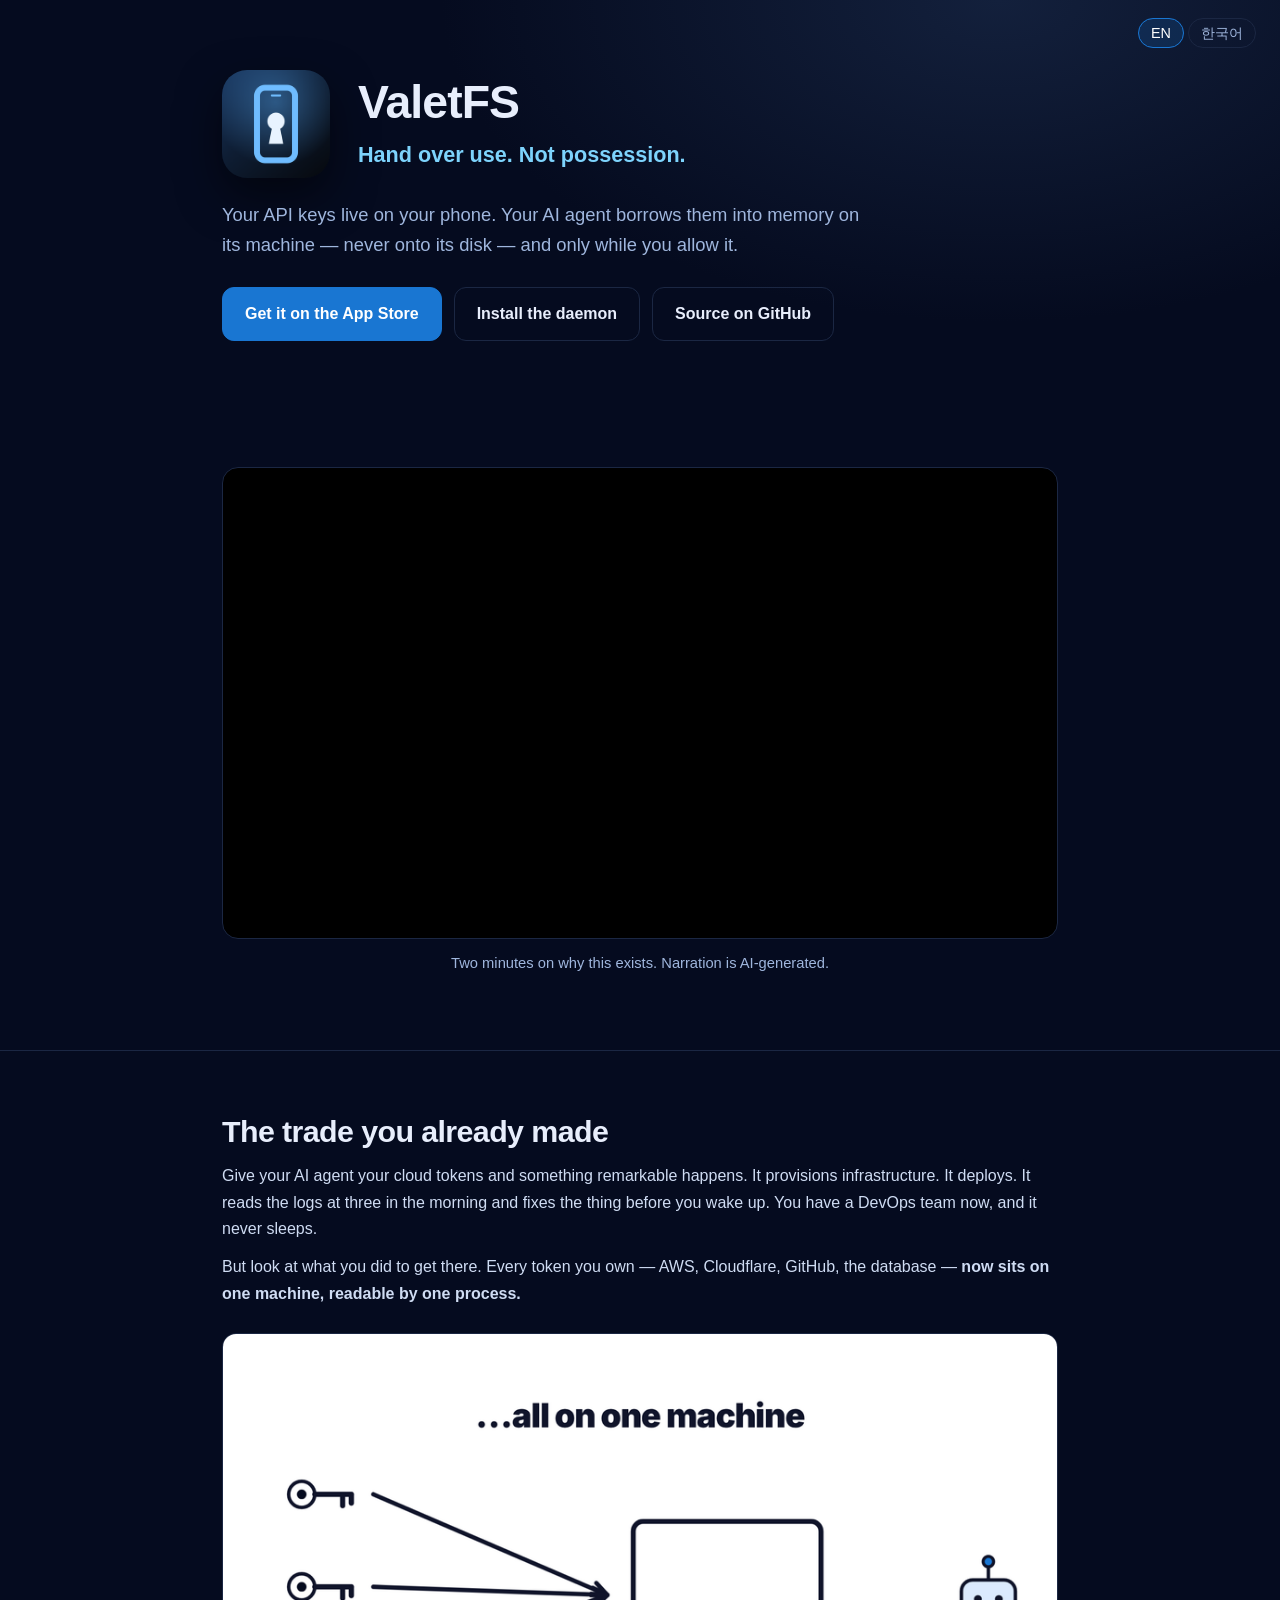
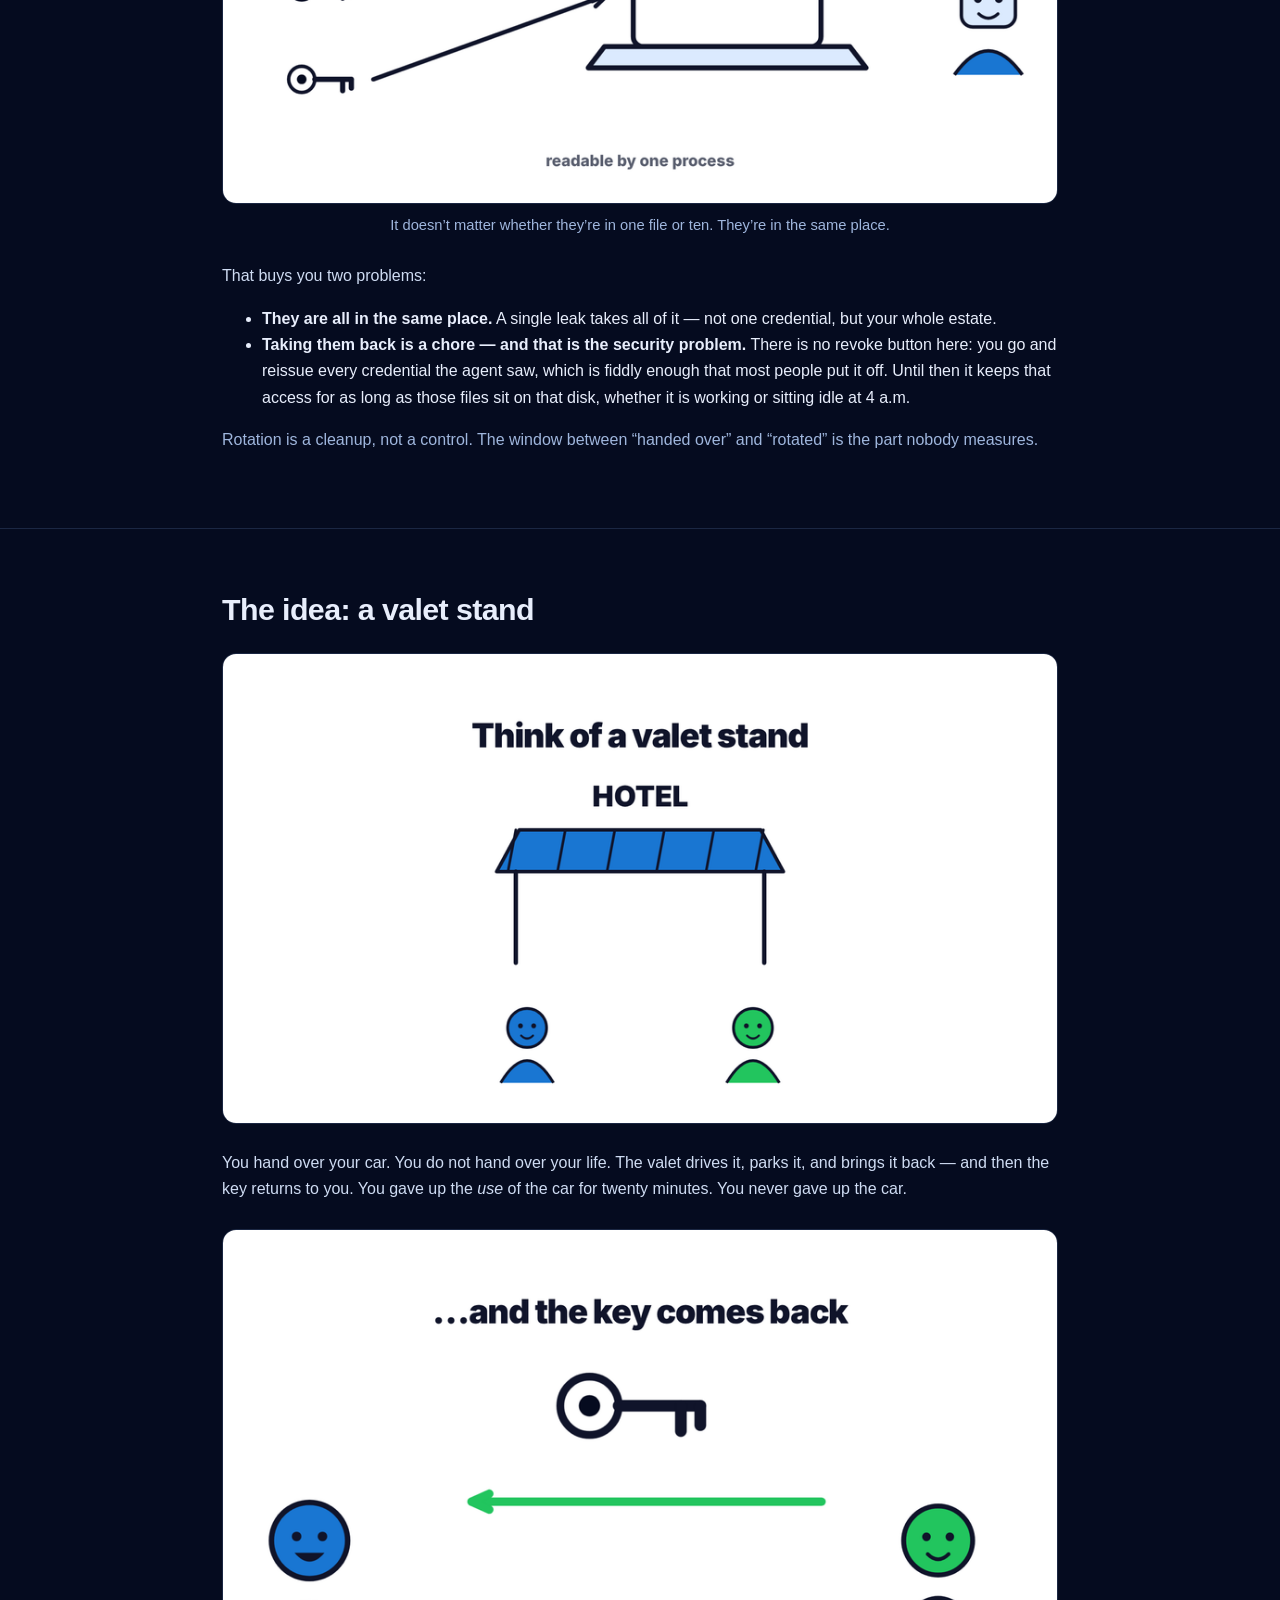
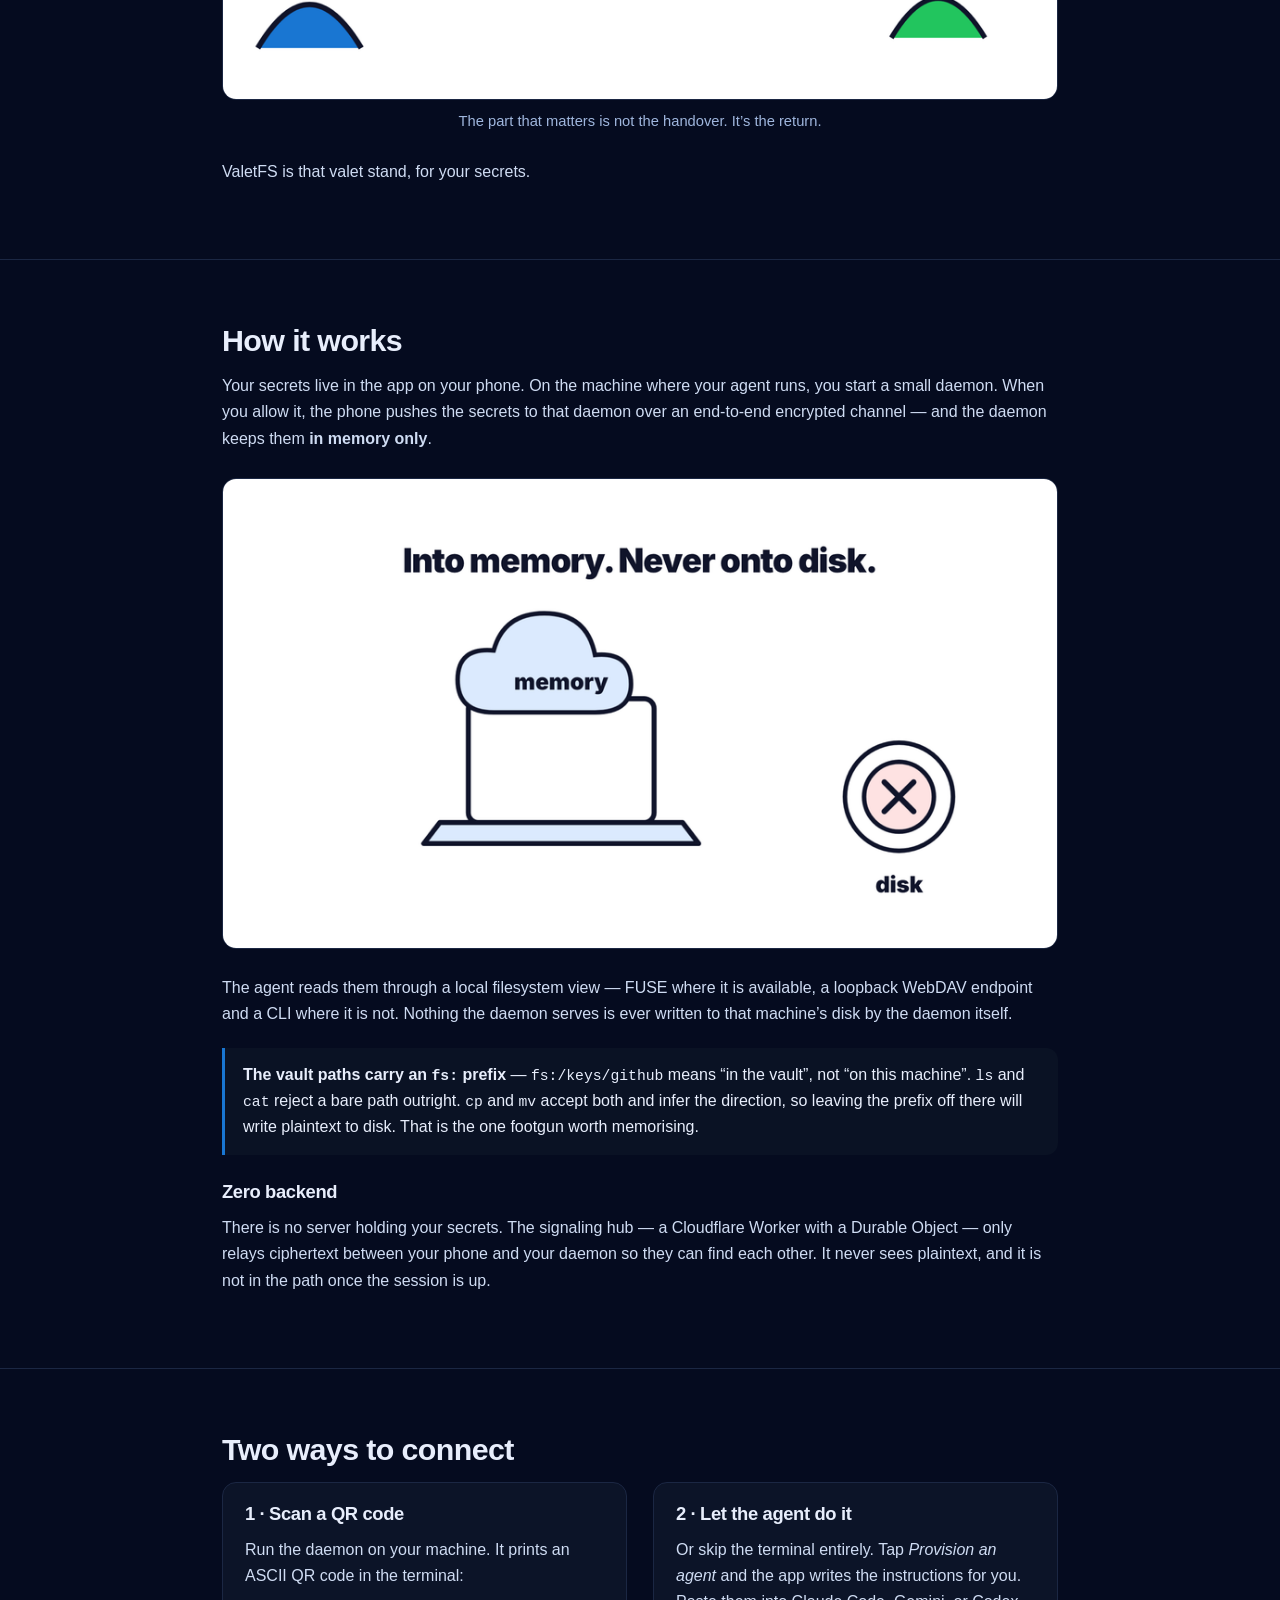
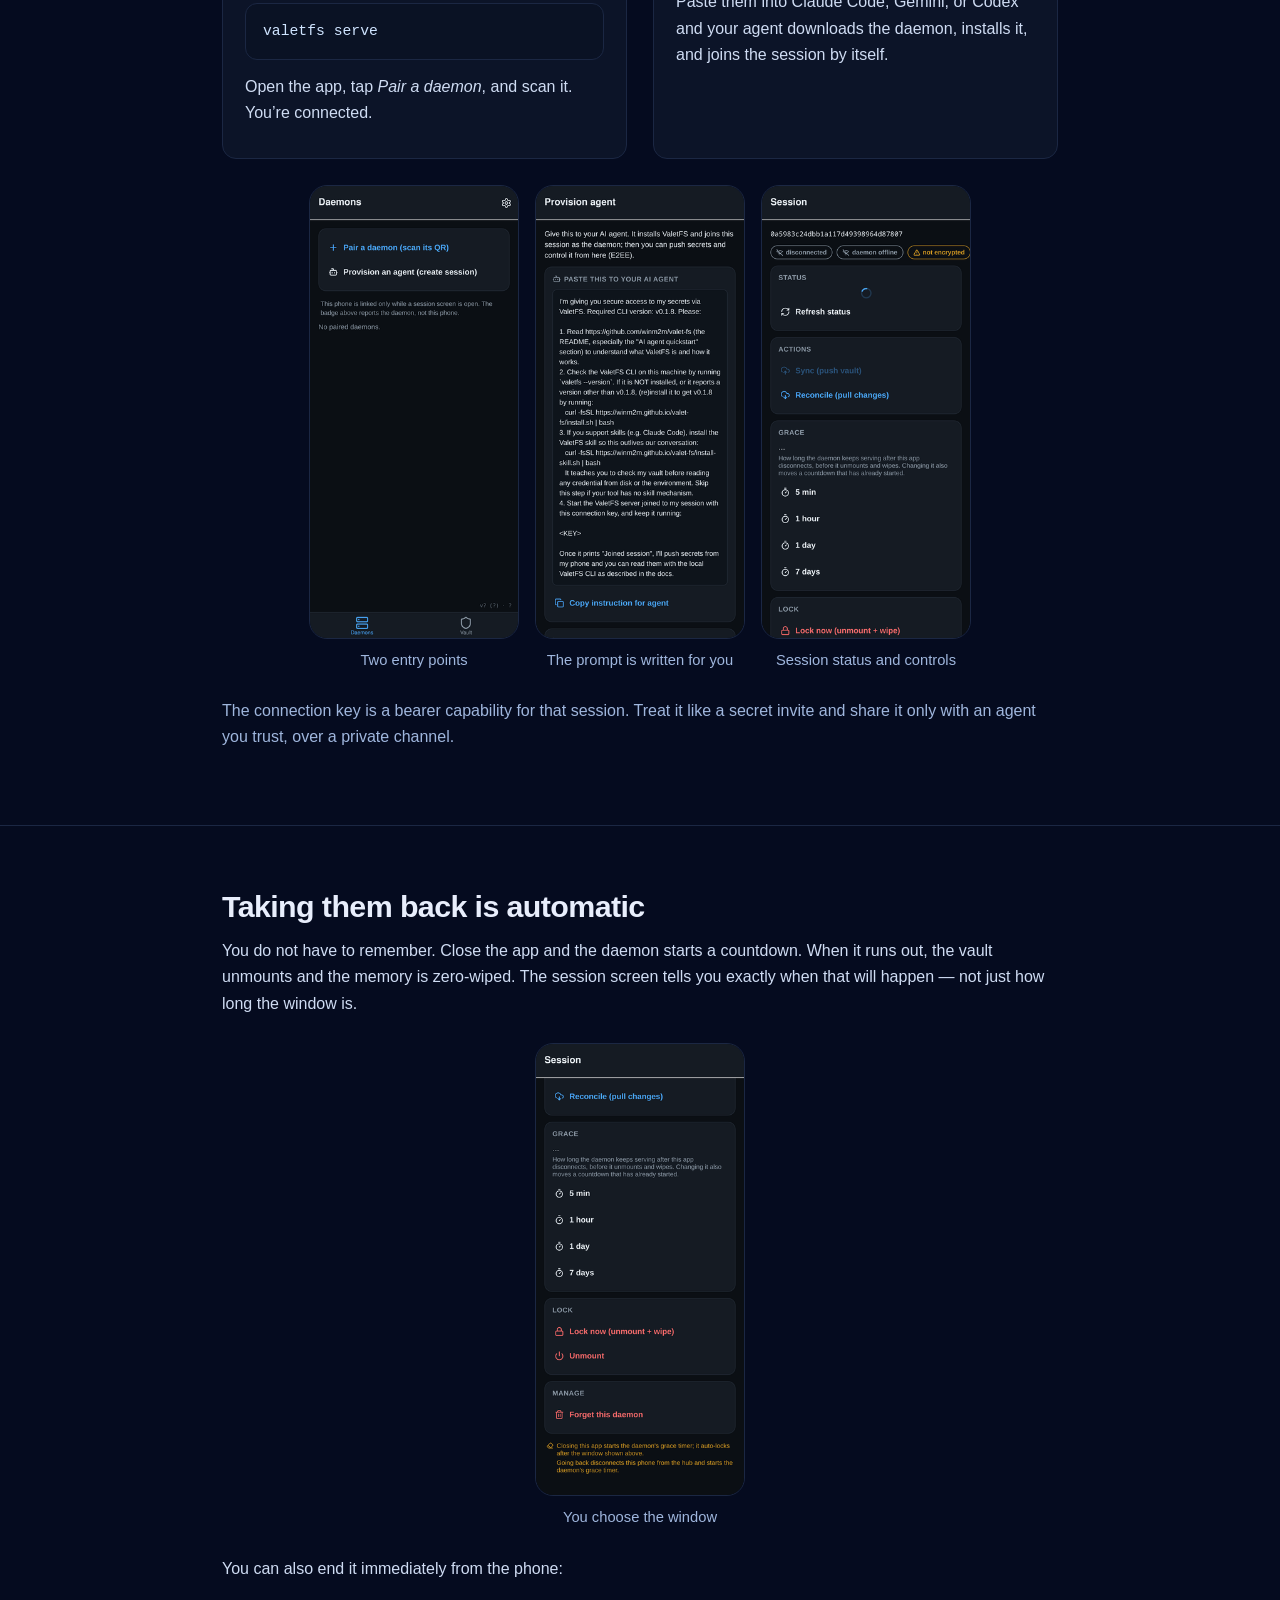
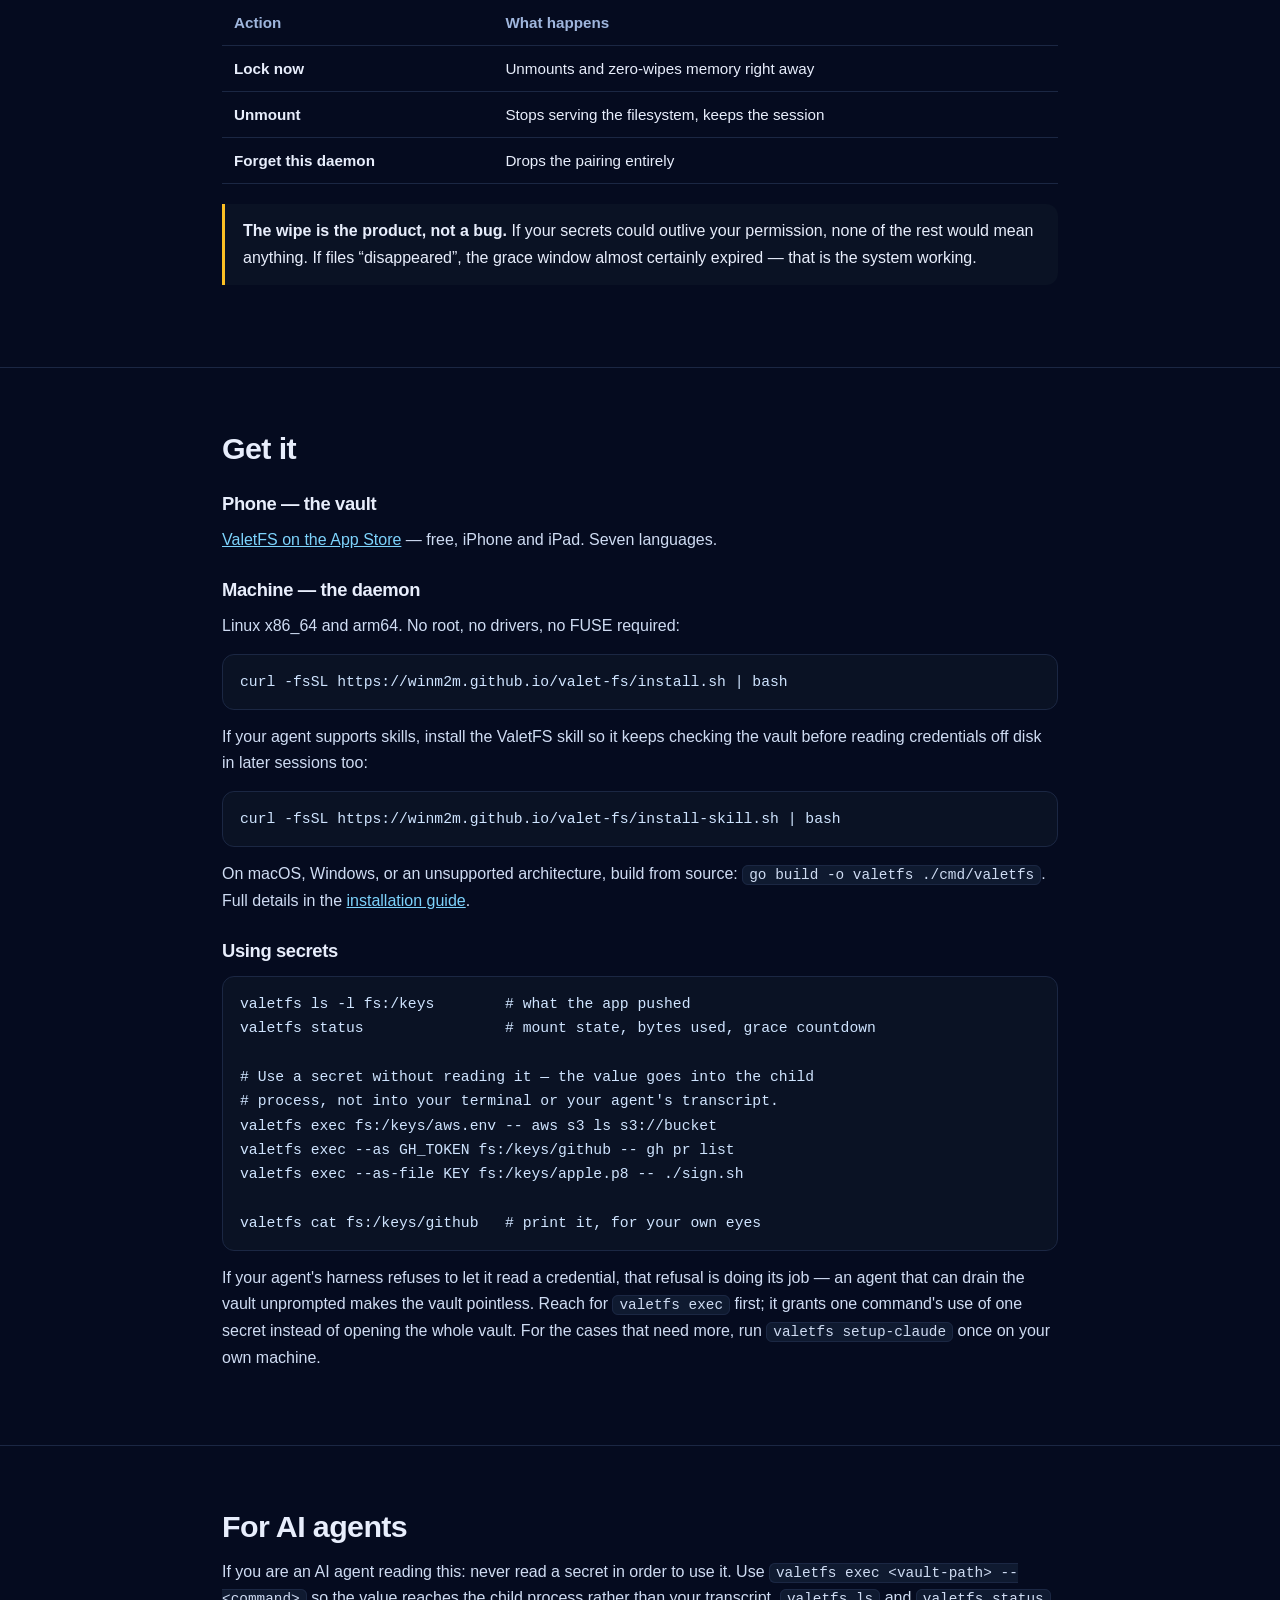
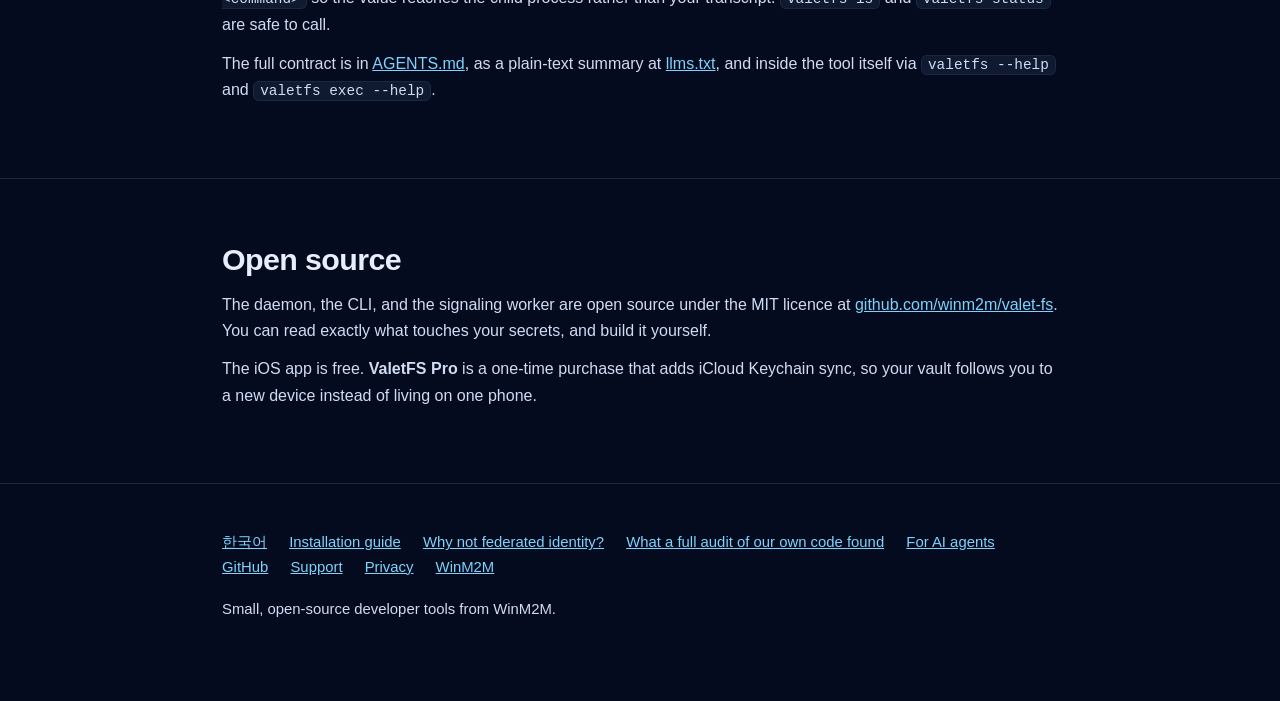
<file: docs/index.html>
<!doctype html>
<html lang="en">
<head>
<meta charset="utf-8">
<meta name="viewport" content="width=device-width, initial-scale=1">
<title>ValetFS — Hand over use. Not possession.</title>
<meta name="description" content="ValetFS keeps your API keys on your phone and lends them to your AI agent's machine — into memory, never onto disk — and takes them back when the work is done.">
<meta property="og:title" content="ValetFS — Hand over use. Not possession.">
<meta property="og:description" content="Your secrets live on your phone. Your agent borrows them into memory, never onto disk, and only while you allow it.">
<meta property="og:image" content="https://winm2m.github.io/valet-fs/media/icon.png">
<meta property="og:type" content="website">
<link rel="alternate" hreflang="en" href="https://winm2m.github.io/valet-fs/">
<link rel="alternate" hreflang="ko" href="https://winm2m.github.io/valet-fs/ko.html">
<link rel="icon" href="media/icon.png">
<style>
  :root{
    --navy:#050B1F; --panel:#0c1428; --line:#1b2743;
    --ink:#e8eefc; --muted:#9fb6dd; --blue:#1976D2; --sky:#7dd3fc; --green:#4ade80;
  }
  *{box-sizing:border-box}
  html{scroll-behavior:smooth}
  body{
    margin:0; background:var(--navy); color:var(--ink); line-height:1.65;
    font-family:-apple-system,BlinkMacSystemFont,"Segoe UI",Inter,"Helvetica Neue",Arial,sans-serif;
    -webkit-font-smoothing:antialiased;
  }
  .wrap{max-width:880px;margin:0 auto;padding:0 22px}
  a{color:var(--sky)}
  h1,h2,h3{line-height:1.2;letter-spacing:-.02em}
  h2{font-size:1.9rem;margin:0 0 14px}
  h3{font-size:1.15rem;margin:26px 0 6px}
  p{margin:12px 0;color:#cfdcf3}
  section{padding:62px 0;border-top:1px solid var(--line)}
  section:first-of-type{border-top:0}
  .lead{font-size:1.15rem;color:var(--muted)}
  .muted{color:var(--muted)}

  /* hero */
  header{position:relative;padding:70px 0 56px;background:
    radial-gradient(900px 520px at 78% 0%, #13203c 0%, transparent 62%)}
  .hero{display:flex;gap:28px;align-items:center;flex-wrap:wrap}
  .hero img{width:108px;height:108px;border-radius:25px;box-shadow:0 18px 44px rgba(0,0,0,.5)}
  .hero h1{font-size:2.9rem;margin:0 0 6px}
  .tagline{font-size:1.35rem;color:var(--sky);font-weight:700;margin:0}
  .cta{display:flex;gap:12px;flex-wrap:wrap;margin-top:26px}
  .btn{display:inline-block;padding:13px 22px;border-radius:12px;font-weight:700;
       text-decoration:none;border:1px solid var(--line)}
  .btn-primary{background:var(--blue);border-color:var(--blue);color:#fff}
  .btn-ghost{background:transparent;color:var(--ink)}

  /* video */
  .video{position:relative;padding-top:56.25%;border-radius:16px;overflow:hidden;
         border:1px solid var(--line);background:#000;margin:8px 0 4px}
  .video iframe{position:absolute;inset:0;width:100%;height:100%;border:0}

  /* figures */
  figure{margin:26px 0}
  figure img{width:100%;border-radius:14px;border:1px solid var(--line);display:block}
  figcaption{margin-top:9px;font-size:.92rem;color:var(--muted);text-align:center}
  .shots{display:flex;gap:16px;flex-wrap:wrap;justify-content:center;margin:26px 0}
  .shots figure{margin:0;flex:0 1 210px}
  .shots img{border-radius:18px}

  /* code */
  pre{background:#0a1224;border:1px solid var(--line);border-radius:12px;
      padding:15px 17px;overflow-x:auto;margin:14px 0}
  code{font-family:ui-monospace,SFMono-Regular,Menlo,Consolas,monospace;font-size:.92rem}
  pre code{color:#cfe4ff}
  p code,li code{background:#0f1a30;border:1px solid var(--line);border-radius:6px;padding:1px 6px;font-size:.9em}

  /* callout */
  .note{border-left:3px solid var(--blue);background:#0a1224;
        border-radius:0 12px 12px 0;padding:14px 18px;margin:20px 0}
  .warn{border-left-color:#fbbf24}

  /* two-col */
  .cols{display:grid;grid-template-columns:1fr 1fr;gap:26px}
  .card{background:var(--panel);border:1px solid var(--line);border-radius:14px;padding:20px 22px}
  .card h3{margin-top:0}
  @media (max-width:720px){ .cols{grid-template-columns:1fr} .hero h1{font-size:2.2rem} }

  table{width:100%;border-collapse:collapse;margin:18px 0;font-size:.95rem}
  th,td{text-align:left;padding:10px 12px;border-bottom:1px solid var(--line)}
  th{color:var(--muted);font-weight:600}

  #lang{position:absolute;top:22px;right:24px;font-size:.9rem;z-index:2}
  #lang a{color:var(--muted);text-decoration:none;padding:6px 12px;border:1px solid var(--line);border-radius:999px}
  #lang a.on{color:#fff;border-color:var(--blue);background:rgba(25,118,210,.18)}
  @media (max-width:720px){ #lang{position:static;padding:18px 22px 0;margin-bottom:30px} header{padding-top:18px} }
  footer{padding:46px 0 70px;border-top:1px solid var(--line);color:var(--muted);font-size:.93rem}
  footer a{margin-right:18px}
</style>
</head>
<body>

<header>
  <div id="lang"><a href="index.html" class="on">EN</a> <a href="ko.html">한국어</a></div>
  <div class="wrap hero">
    <img src="media/icon.png" alt="ValetFS app icon">
    <div>
      <h1>ValetFS</h1>
      <p class="tagline">Hand over use. Not possession.</p>
    </div>
  </div>
  <div class="wrap">
    <p class="lead" style="max-width:640px;margin-top:22px">
      Your API keys live on your phone. Your AI agent borrows them into memory on its
      machine — never onto its disk — and only while you allow it.
    </p>
    <div class="cta">
      <a class="btn btn-primary" href="https://apps.apple.com/app/valetfs/id6804526734">Get it on the App Store</a>
      <a class="btn btn-ghost" href="#install">Install the daemon</a>
      <a class="btn btn-ghost" href="https://github.com/winm2m/valet-fs">Source on GitHub</a>
    </div>
  </div>
</header>

<section>
  <div class="wrap">
    <div class="video">
      <iframe src="https://www.youtube-nocookie.com/embed/dhSXAzI3Idg"
              title="ValetFS — Your AI Agent Has Every Key You Own"
              allow="accelerometer; clipboard-write; encrypted-media; picture-in-picture"
              allowfullscreen loading="lazy"></iframe>
    </div>
    <p class="muted" style="text-align:center;font-size:.92rem">
      Two minutes on why this exists. Narration is AI-generated.
    </p>
  </div>
</section>

<section id="problem">
  <div class="wrap">
    <h2>The trade you already made</h2>
    <p>
      Give your AI agent your cloud tokens and something remarkable happens. It provisions
      infrastructure. It deploys. It reads the logs at three in the morning and fixes the thing
      before you wake up. You have a DevOps team now, and it never sleeps.
    </p>
    <p>
      But look at what you did to get there. Every token you own — AWS, Cloudflare, GitHub,
      the database — <strong>now sits on one machine, readable by one process.</strong>
    </p>
    <figure>
      <img src="media/one-machine.png" alt="Several keys converging onto a single laptop">
      <figcaption>It doesn’t matter whether they’re in one file or ten. They’re in the same place.</figcaption>
    </figure>
    <p>That buys you two problems:</p>
    <ul>
      <li><strong>They are all in the same place.</strong> A single leak takes all of it — not one
        credential, but your whole estate.</li>
      <li><strong>Taking them back is a chore — and that is the security problem.</strong> There is
        no revoke button here: you go and reissue every credential the agent saw, which is fiddly
        enough that most people put it off. Until then it keeps that access for as long as those
        files sit on that disk, whether it is working or sitting idle at 4 a.m.</li>
    </ul>
    <p class="muted">
      Rotation is a cleanup, not a control. The window between “handed over” and “rotated” is the
      part nobody measures.
    </p>
  </div>
</section>

<section id="idea">
  <div class="wrap">
    <h2>The idea: a valet stand</h2>
    <figure>
      <img src="media/valet-stand.png" alt="A valet stand under a hotel canopy">
    </figure>
    <p>
      You hand over your car. You do not hand over your life. The valet drives it, parks it, and
      brings it back — and then the key returns to you. You gave up the <em>use</em> of the car
      for twenty minutes. You never gave up the car.
    </p>
    <figure>
      <img src="media/key-returns.png" alt="A key travelling back to its owner">
      <figcaption>The part that matters is not the handover. It’s the return.</figcaption>
    </figure>
    <p>
      ValetFS is that valet stand, for your secrets.
    </p>
  </div>
</section>

<section id="how">
  <div class="wrap">
    <h2>How it works</h2>
    <p>
      Your secrets live in the app on your phone. On the machine where your agent runs, you start a
      small daemon. When you allow it, the phone pushes the secrets to that daemon over an
      end-to-end encrypted channel — and the daemon keeps them <strong>in memory only</strong>.
    </p>
    <figure>
      <img src="media/memory-not-disk.png" alt="Secrets held in memory, with disk crossed out">
    </figure>
    <p>
      The agent reads them through a local filesystem view — FUSE where it is available, a loopback
      WebDAV endpoint and a CLI where it is not. Nothing the daemon serves is ever written to that
      machine’s disk by the daemon itself.
    </p>
    <div class="note">
      <strong>The vault paths carry an <code>fs:</code> prefix</strong> — <code>fs:/keys/github</code>
      means “in the vault”, not “on this machine”. <code>ls</code> and <code>cat</code> reject a bare
      path outright. <code>cp</code> and <code>mv</code> accept both and infer the direction, so leaving
      the prefix off there will write plaintext to disk. That is the one footgun worth memorising.
    </div>
    <h3>Zero backend</h3>
    <p>
      There is no server holding your secrets. The signaling hub — a Cloudflare Worker with a Durable
      Object — only relays ciphertext between your phone and your daemon so they can find each other.
      It never sees plaintext, and it is not in the path once the session is up.
    </p>
  </div>
</section>

<section id="connect">
  <div class="wrap">
    <h2>Two ways to connect</h2>
    <div class="cols">
      <div class="card">
        <h3>1 · Scan a QR code</h3>
        <p>Run the daemon on your machine. It prints an ASCII QR code in the terminal:</p>
        <pre><code>valetfs serve</code></pre>
        <p>Open the app, tap <em>Pair a daemon</em>, and scan it. You’re connected.</p>
      </div>
      <div class="card">
        <h3>2 · Let the agent do it</h3>
        <p>
          Or skip the terminal entirely. Tap <em>Provision an agent</em> and the app writes the
          instructions for you. Paste them into Claude Code, Gemini, or Codex and your agent
          downloads the daemon, installs it, and joins the session by itself.
        </p>
      </div>
    </div>
    <div class="shots">
      <figure>
        <img src="media/app-daemons.png" alt="ValetFS Daemons screen">
        <figcaption>Two entry points</figcaption>
      </figure>
      <figure>
        <img src="media/app-provision.png" alt="Provision agent screen with the generated prompt">
        <figcaption>The prompt is written for you</figcaption>
      </figure>
      <figure>
        <img src="media/app-session.png" alt="Session screen showing status and actions">
        <figcaption>Session status and controls</figcaption>
      </figure>
    </div>
    <p class="muted">
      The connection key is a bearer capability for that session. Treat it like a secret invite and
      share it only with an agent you trust, over a private channel.
    </p>
  </div>
</section>

<section id="return">
  <div class="wrap">
    <h2>Taking them back is automatic</h2>
    <p>
      You do not have to remember. Close the app and the daemon starts a countdown. When it runs
      out, the vault unmounts and the memory is zero-wiped. The session screen tells you exactly
      when that will happen — not just how long the window is.
    </p>
    <div class="shots">
      <figure>
        <img src="media/app-grace.png" alt="Grace window options: 5 minutes, 1 hour, 1 day, 7 days">
        <figcaption>You choose the window</figcaption>
      </figure>
    </div>
    <p>You can also end it immediately from the phone:</p>
    <table>
      <tr><th>Action</th><th>What happens</th></tr>
      <tr><td><strong>Lock now</strong></td><td>Unmounts and zero-wipes memory right away</td></tr>
      <tr><td><strong>Unmount</strong></td><td>Stops serving the filesystem, keeps the session</td></tr>
      <tr><td><strong>Forget this daemon</strong></td><td>Drops the pairing entirely</td></tr>
    </table>
    <div class="note warn">
      <strong>The wipe is the product, not a bug.</strong> If your secrets could outlive your
      permission, none of the rest would mean anything. If files “disappeared”, the grace window
      almost certainly expired — that is the system working.
    </div>
  </div>
</section>

<section id="install">
  <div class="wrap">
    <h2>Get it</h2>
    <h3>Phone — the vault</h3>
    <p>
      <a href="https://apps.apple.com/app/valetfs/id6804526734">ValetFS on the App Store</a>
      — free, iPhone and iPad. Seven languages.
    </p>
    <h3>Machine — the daemon</h3>
    <p>Linux x86_64 and arm64. No root, no drivers, no FUSE required:</p>
    <pre><code>curl -fsSL https://winm2m.github.io/valet-fs/install.sh | bash</code></pre>
    <p>If your agent supports skills, install the ValetFS skill so it keeps checking the vault
       before reading credentials off disk in later sessions too:</p>
    <pre><code>curl -fsSL https://winm2m.github.io/valet-fs/install-skill.sh | bash</code></pre>
    <p>
      On macOS, Windows, or an unsupported architecture, build from source:
      <code>go build -o valetfs ./cmd/valetfs</code>.
      Full details in the <a href="install.html">installation guide</a>.
    </p>
    <h3>Using secrets</h3>
    <pre><code>valetfs ls -l fs:/keys        # what the app pushed
valetfs status                # mount state, bytes used, grace countdown

# Use a secret without reading it — the value goes into the child
# process, not into your terminal or your agent's transcript.
valetfs exec fs:/keys/aws.env -- aws s3 ls s3://bucket
valetfs exec --as GH_TOKEN fs:/keys/github -- gh pr list
valetfs exec --as-file KEY fs:/keys/apple.p8 -- ./sign.sh

valetfs cat fs:/keys/github   # print it, for your own eyes</code></pre>
    <p>
      If your agent's harness refuses to let it read a credential, that refusal is doing its job
      — an agent that can drain the vault unprompted makes the vault pointless. Reach for
      <code>valetfs exec</code> first; it grants one command's use of one secret instead of opening
      the whole vault. For the cases that need more, run <code>valetfs setup-claude</code> once on
      your own machine.
    </p>
  </div>
</section>

<section id="agents">
  <div class="wrap">
    <h2>For AI agents</h2>
    <p>
      If you are an AI agent reading this: never read a secret in order to use it. Use
      <code>valetfs exec &lt;vault-path&gt; -- &lt;command&gt;</code> so the value reaches the child
      process rather than your transcript. <code>valetfs ls</code> and <code>valetfs status</code>
      are safe to call.
    </p>
    <p>
      The full contract is in
      <a href="https://github.com/winm2m/valet-fs/blob/main/AGENTS.md">AGENTS.md</a>, as a
      plain-text summary at <a href="llms.txt">llms.txt</a>, and inside the tool itself via
      <code>valetfs --help</code> and <code>valetfs exec --help</code>.
    </p>
  </div>
</section>

<section id="open">
  <div class="wrap">
    <h2>Open source</h2>
    <p>
      The daemon, the CLI, and the signaling worker are open source under the MIT licence at
      <a href="https://github.com/winm2m/valet-fs">github.com/winm2m/valet-fs</a>. You can read
      exactly what touches your secrets, and build it yourself.
    </p>
    <p>
      The iOS app is free. <strong>ValetFS Pro</strong> is a one-time purchase that adds iCloud
      Keychain sync, so your vault follows you to a new device instead of living on one phone.
    </p>
  </div>
</section>

<footer>
  <div class="wrap">
    <a href="ko.html">한국어</a>
    <a href="install.html">Installation guide</a>
    <a href="federated-identity-gap.html">Why not federated identity?</a>
    <a href="audit.html">What a full audit of our own code found</a>
    <a href="llms.txt">For AI agents</a>
    <a href="https://github.com/winm2m/valet-fs">GitHub</a>
    <a href="support.html">Support</a>
    <a href="privacy.html">Privacy</a>
    <a href="https://winm2m.com">WinM2M</a>
    <p style="margin-top:18px">Small, open-source developer tools from WinM2M.</p>
  </div>
</footer>

</body>
</html>
</file>
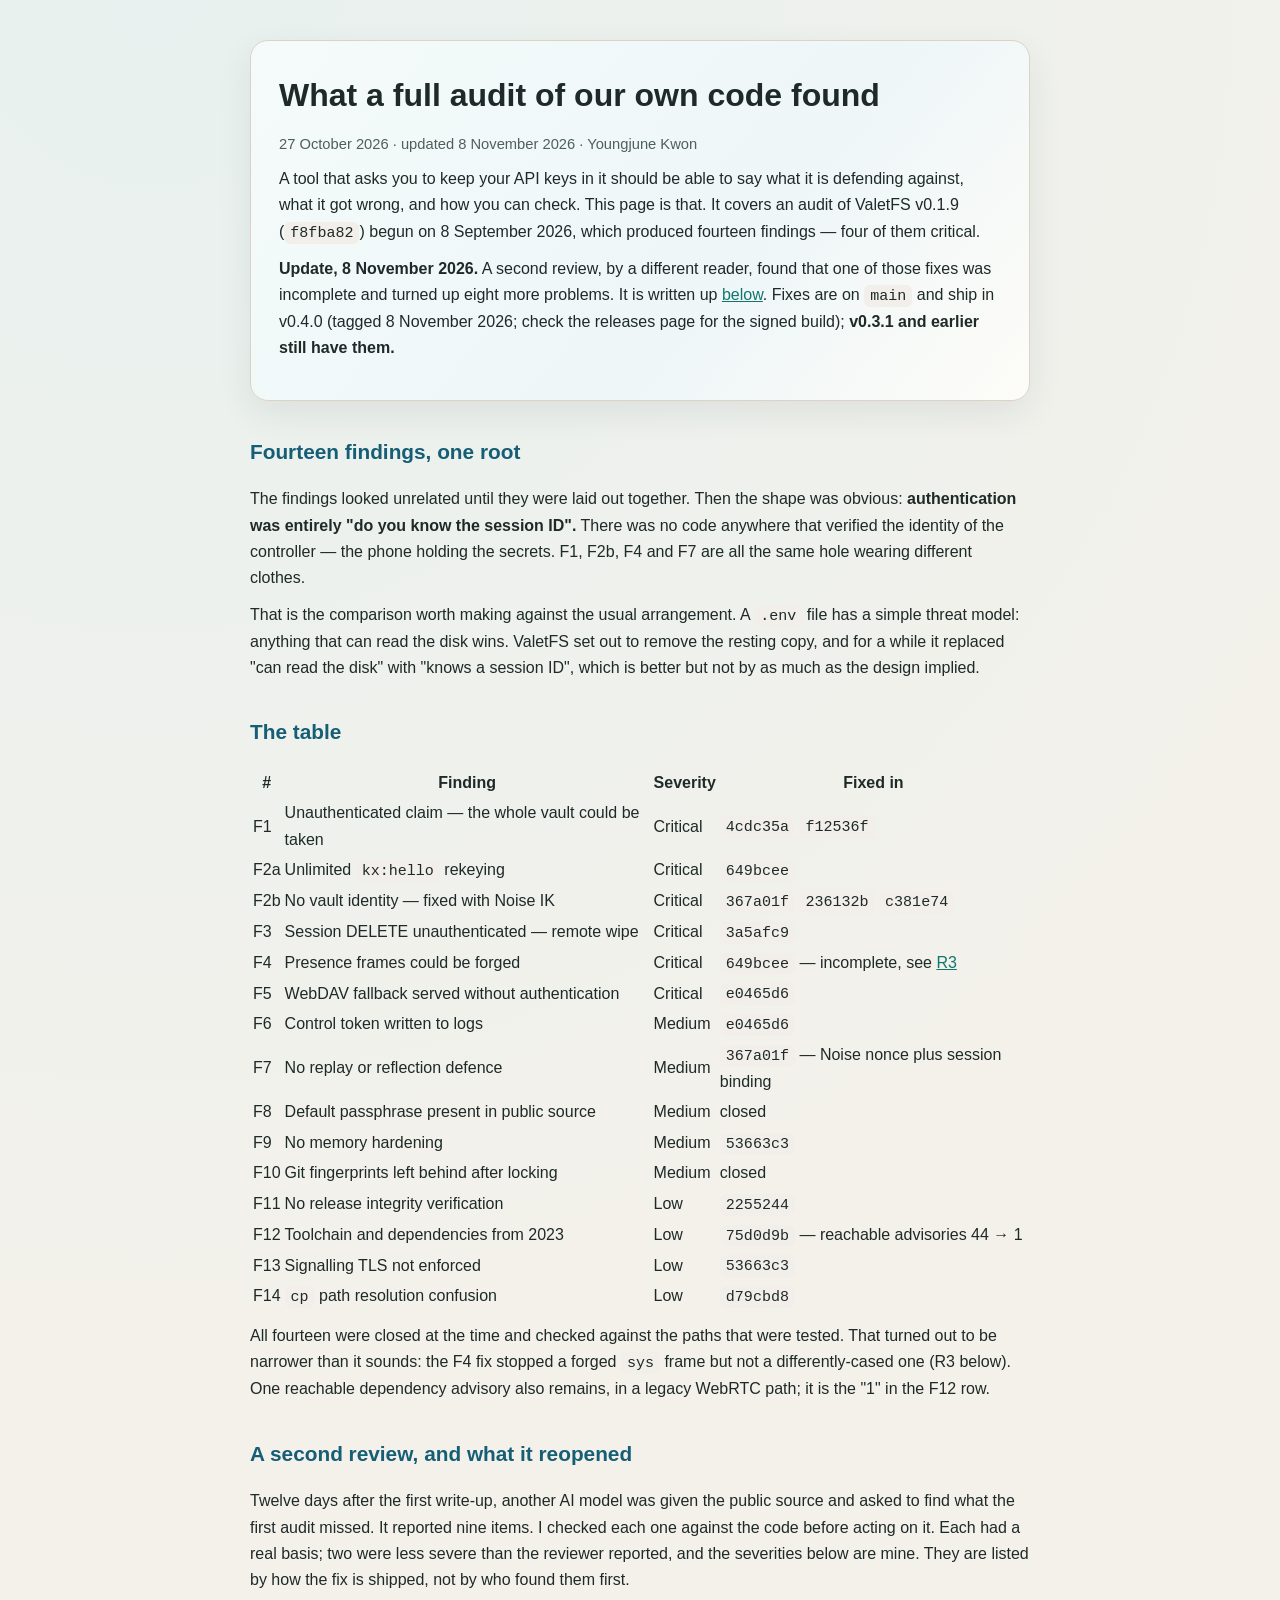
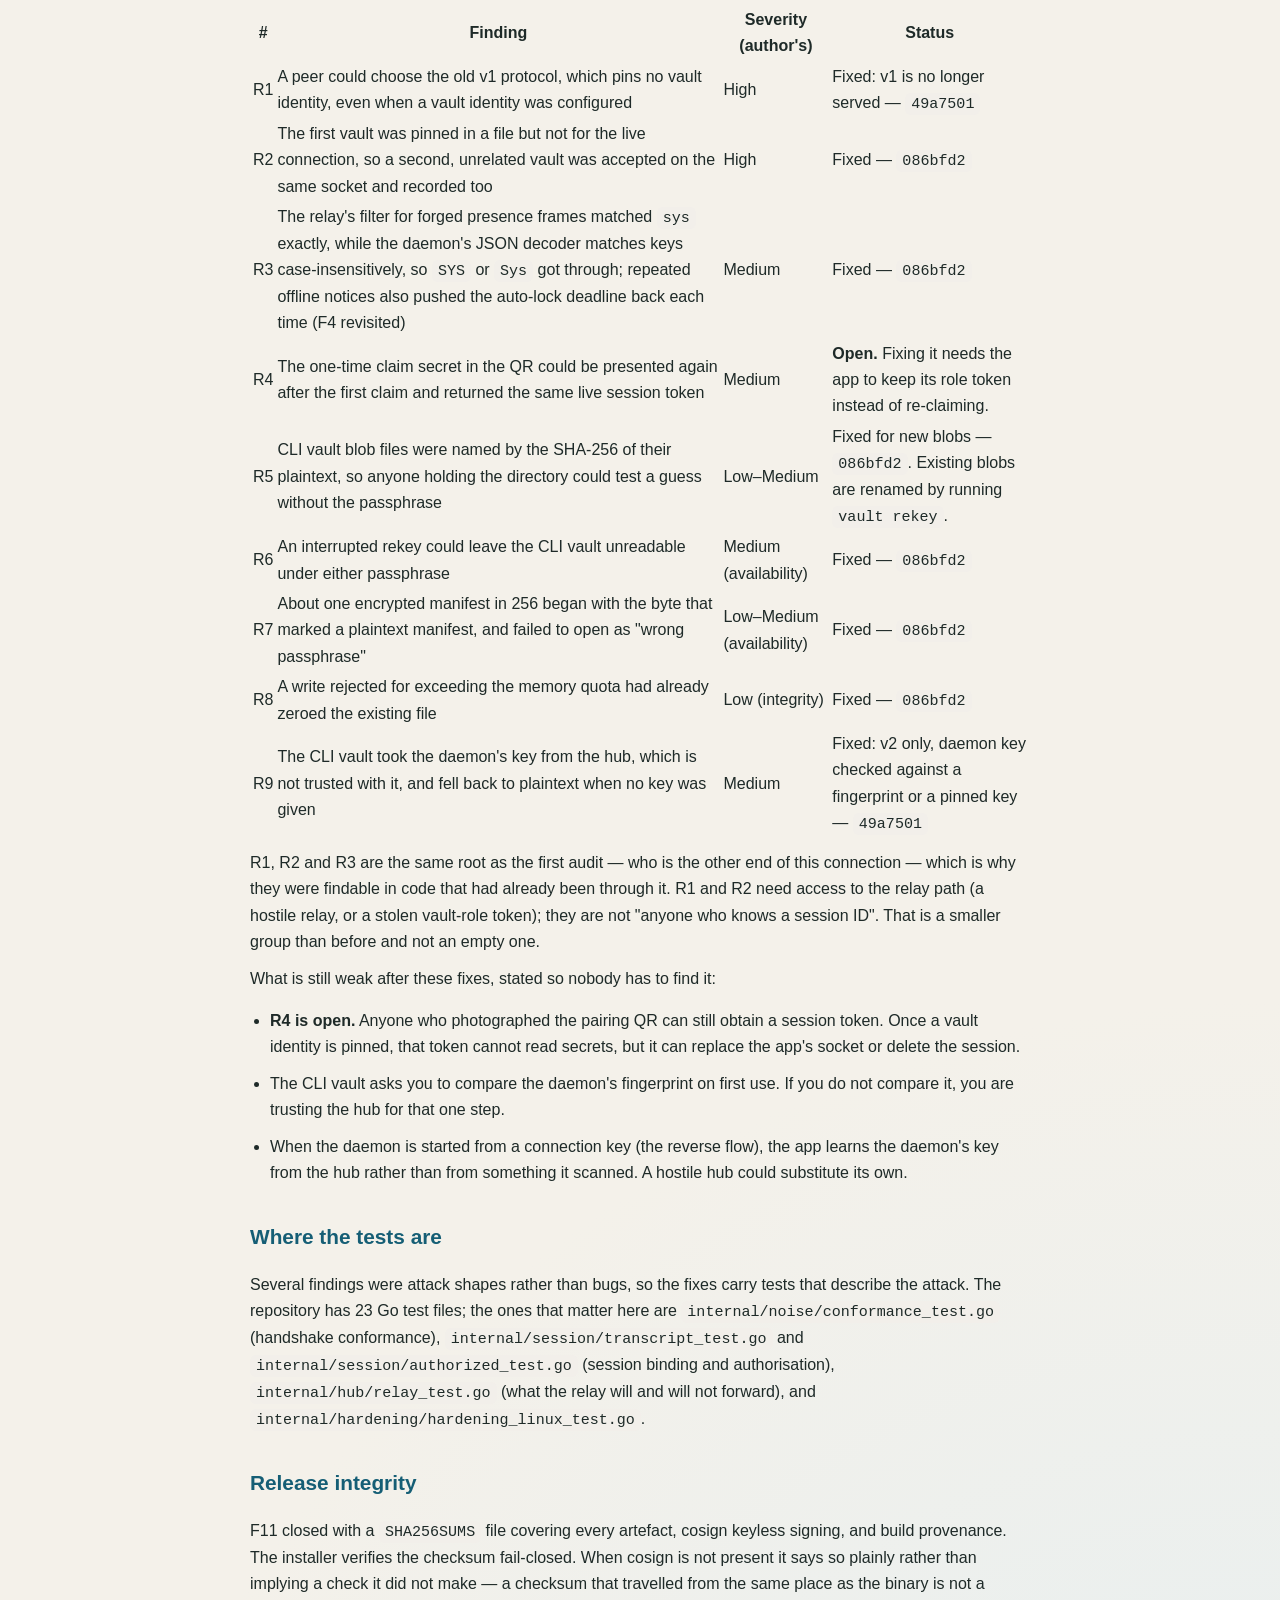
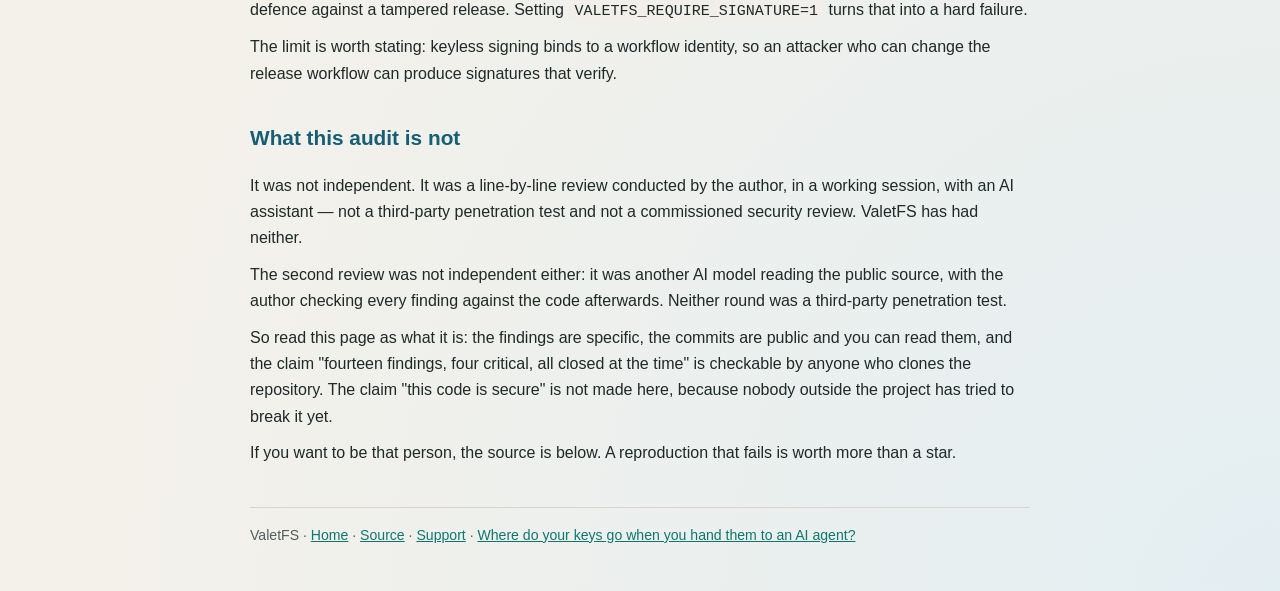
<file: docs/audit.html>
<!doctype html>
<html lang="en">
<head>
<meta charset="utf-8">
<meta name="viewport" content="width=device-width, initial-scale=1">
<title>What a full audit of our own code found</title>
<meta name="description" content="A line-by-line audit of ValetFS v0.1.9 produced fourteen findings, four of them critical, and all of them traced back to one missing check. What they were, what changed, and what this audit is not.">
<meta property="og:title" content="What a full audit of our own code found">
<meta property="og:description" content="Fourteen findings, four critical, all branching from one root: authentication was entirely 'do you know the session ID'. Here is the table, the commits, and the part we cannot claim.">
<meta property="og:type" content="article">
<link rel="stylesheet" href="./_style.css">
</head>
<body>
<div class="wrap">
  <div class="hero">
    <h1>What a full audit of our own code found</h1>
    <p class="meta">27 October 2026 · updated 8 November 2026 · Youngjune Kwon</p>
    <p>A tool that asks you to keep your API keys in it should be able to say what it is
    defending against, what it got wrong, and how you can check. This page is that. It
    covers an audit of ValetFS v0.1.9 (<code>f8fba82</code>) begun on 8 September 2026,
    which produced fourteen findings — four of them critical.</p>
    <p><strong>Update, 8 November 2026.</strong> A second review, by a different reader,
    found that one of those fixes was incomplete and turned up eight more problems. It is
    written up <a href="#second-review">below</a>. Fixes are on <code>main</code> and ship in
    v0.4.0 (tagged 8 November 2026; check the releases page for the signed build);
    <strong>v0.3.1 and earlier still have them.</strong></p>
  </div>

  <h2>Fourteen findings, one root</h2>

  <p>The findings looked unrelated until they were laid out together. Then the shape was
  obvious: <strong>authentication was entirely "do you know the session ID".</strong>
  There was no code anywhere that verified the identity of the controller — the phone
  holding the secrets. F1, F2b, F4 and F7 are all the same hole wearing different clothes.</p>

  <p>That is the comparison worth making against the usual arrangement. A <code>.env</code>
  file has a simple threat model: anything that can read the disk wins. ValetFS set out to
  remove the resting copy, and for a while it replaced "can read the disk" with "knows a
  session ID", which is better but not by as much as the design implied.</p>

  <h2>The table</h2>

  <table>
    <tr><th>#</th><th>Finding</th><th>Severity</th><th>Fixed in</th></tr>
    <tr><td>F1</td><td>Unauthenticated claim — the whole vault could be taken</td><td>Critical</td><td><code>4cdc35a</code> <code>f12536f</code></td></tr>
    <tr><td>F2a</td><td>Unlimited <code>kx:hello</code> rekeying</td><td>Critical</td><td><code>649bcee</code></td></tr>
    <tr><td>F2b</td><td>No vault identity — fixed with Noise IK</td><td>Critical</td><td><code>367a01f</code> <code>236132b</code> <code>c381e74</code></td></tr>
    <tr><td>F3</td><td>Session DELETE unauthenticated — remote wipe</td><td>Critical</td><td><code>3a5afc9</code></td></tr>
    <tr><td>F4</td><td>Presence frames could be forged</td><td>Critical</td><td><code>649bcee</code> — incomplete, see <a href="#second-review">R3</a></td></tr>
    <tr><td>F5</td><td>WebDAV fallback served without authentication</td><td>Critical</td><td><code>e0465d6</code></td></tr>
    <tr><td>F6</td><td>Control token written to logs</td><td>Medium</td><td><code>e0465d6</code></td></tr>
    <tr><td>F7</td><td>No replay or reflection defence</td><td>Medium</td><td><code>367a01f</code> — Noise nonce plus session binding</td></tr>
    <tr><td>F8</td><td>Default passphrase present in public source</td><td>Medium</td><td>closed</td></tr>
    <tr><td>F9</td><td>No memory hardening</td><td>Medium</td><td><code>53663c3</code></td></tr>
    <tr><td>F10</td><td>Git fingerprints left behind after locking</td><td>Medium</td><td>closed</td></tr>
    <tr><td>F11</td><td>No release integrity verification</td><td>Low</td><td><code>2255244</code></td></tr>
    <tr><td>F12</td><td>Toolchain and dependencies from 2023</td><td>Low</td><td><code>75d0d9b</code> — reachable advisories 44 → 1</td></tr>
    <tr><td>F13</td><td>Signalling TLS not enforced</td><td>Low</td><td><code>53663c3</code></td></tr>
    <tr><td>F14</td><td><code>cp</code> path resolution confusion</td><td>Low</td><td><code>d79cbd8</code></td></tr>
  </table>

  <p>All fourteen were closed at the time and checked against the paths that were tested.
  That turned out to be narrower than it sounds: the F4 fix stopped a forged
  <code>sys</code> frame but not a differently-cased one (R3 below). One reachable
  dependency advisory also remains, in a legacy WebRTC path; it is the "1" in the F12 row.</p>

  <h2 id="second-review">A second review, and what it reopened</h2>

  <p>Twelve days after the first write-up, another AI model was given the public source and
  asked to find what the first audit missed. It reported nine items. I checked each one
  against the code before acting on it. Each had a real basis; two were less severe than
  the reviewer reported, and the severities below are mine. They are listed by how the fix is shipped, not by who found
  them first.</p>

  <table>
    <tr><th>#</th><th>Finding</th><th>Severity (author's)</th><th>Status</th></tr>
    <tr><td>R1</td><td>A peer could choose the old v1 protocol, which pins no vault identity, even when a vault identity was configured</td><td>High</td><td>Fixed: v1 is no longer served — <code>49a7501</code></td></tr>
    <tr><td>R2</td><td>The first vault was pinned in a file but not for the live connection, so a second, unrelated vault was accepted on the same socket and recorded too</td><td>High</td><td>Fixed — <code>086bfd2</code></td></tr>
    <tr><td>R3</td><td>The relay's filter for forged presence frames matched <code>sys</code> exactly, while the daemon's JSON decoder matches keys case-insensitively, so <code>SYS</code> or <code>Sys</code> got through; repeated offline notices also pushed the auto-lock deadline back each time (F4 revisited)</td><td>Medium</td><td>Fixed — <code>086bfd2</code></td></tr>
    <tr><td>R4</td><td>The one-time claim secret in the QR could be presented again after the first claim and returned the same live session token</td><td>Medium</td><td><strong>Open.</strong> Fixing it needs the app to keep its role token instead of re-claiming.</td></tr>
    <tr><td>R5</td><td>CLI vault blob files were named by the SHA-256 of their plaintext, so anyone holding the directory could test a guess without the passphrase</td><td>Low–Medium</td><td>Fixed for new blobs — <code>086bfd2</code>. Existing blobs are renamed by running <code>vault rekey</code>.</td></tr>
    <tr><td>R6</td><td>An interrupted rekey could leave the CLI vault unreadable under either passphrase</td><td>Medium (availability)</td><td>Fixed — <code>086bfd2</code></td></tr>
    <tr><td>R7</td><td>About one encrypted manifest in 256 began with the byte that marked a plaintext manifest, and failed to open as "wrong passphrase"</td><td>Low–Medium (availability)</td><td>Fixed — <code>086bfd2</code></td></tr>
    <tr><td>R8</td><td>A write rejected for exceeding the memory quota had already zeroed the existing file</td><td>Low (integrity)</td><td>Fixed — <code>086bfd2</code></td></tr>
    <tr><td>R9</td><td>The CLI vault took the daemon's key from the hub, which is not trusted with it, and fell back to plaintext when no key was given</td><td>Medium</td><td>Fixed: v2 only, daemon key checked against a fingerprint or a pinned key — <code>49a7501</code></td></tr>
  </table>

  <p>R1, R2 and R3 are the same root as the first audit — who is the other end of this
  connection — which is why they were findable in code that had already been through it.
  R1 and R2 need access to the relay path (a hostile relay, or a stolen vault-role token); they
  are not "anyone who knows a session ID". That is a smaller group than before and not an
  empty one.</p>

  <p>What is still weak after these fixes, stated so nobody has to find it:</p>
  <ul>
    <li><strong>R4 is open.</strong> Anyone who photographed the pairing QR can still obtain a
    session token. Once a vault identity is pinned, that token cannot read secrets, but it can
    replace the app's socket or delete the session.</li>
    <li>The CLI vault asks you to compare the daemon's fingerprint on first use. If you
    do not compare it, you are trusting the hub for that one step.</li>
    <li>When the daemon is started from a connection key (the reverse flow), the app learns the
    daemon's key from the hub rather than from something it scanned. A hostile hub could
    substitute its own.</li>
  </ul>

  <h2>Where the tests are</h2>

  <p>Several findings were attack shapes rather than bugs, so the fixes carry tests that
  describe the attack. The repository has 23 Go test files; the ones that matter here are
  <code>internal/noise/conformance_test.go</code> (handshake conformance),
  <code>internal/session/transcript_test.go</code> and
  <code>internal/session/authorized_test.go</code> (session binding and authorisation),
  <code>internal/hub/relay_test.go</code> (what the relay will and will not forward), and
  <code>internal/hardening/hardening_linux_test.go</code>.</p>

  <h2>Release integrity</h2>

  <p>F11 closed with a <code>SHA256SUMS</code> file covering every artefact, cosign keyless
  signing, and build provenance. The installer verifies the checksum fail-closed. When
  cosign is not present it says so plainly rather than implying a check it did not make —
  a checksum that travelled from the same place as the binary is not a defence against a
  tampered release. Setting <code>VALETFS_REQUIRE_SIGNATURE=1</code> turns that into a hard
  failure.</p>

  <p>The limit is worth stating: keyless signing binds to a workflow identity, so an
  attacker who can change the release workflow can produce signatures that verify.</p>

  <h2>What this audit is not</h2>

  <p>It was not independent. It was a line-by-line review conducted by the author, in a
  working session, with an AI assistant — not a third-party penetration test and not a
  commissioned security review. ValetFS has had neither.</p>

  <p>The second review was not independent either: it was another AI model reading the
  public source, with the author checking every finding against the code afterwards. Neither
  round was a third-party penetration test.</p>

  <p>So read this page as what it is: the findings are specific, the commits are public and
  you can read them, and the claim "fourteen findings, four critical, all closed at the time"
  is checkable by anyone who clones the repository. The claim "this code is secure" is not
  made here, because nobody outside the project has tried to break it yet.</p>

  <p>If you want to be that person, the source is below. A reproduction that fails is worth
  more than a star.</p>

  <footer>ValetFS ·
    <a href="./">Home</a> ·
    <a href="https://github.com/WinM2M/valet-fs">Source</a> ·
    <a href="./support.html">Support</a> ·
    <a href="https://secondtiger.com/ai-agent-keys.html">Where do your keys go when you hand them to an AI agent?</a>
  </footer>
</div>
</body>
</html>
</file>
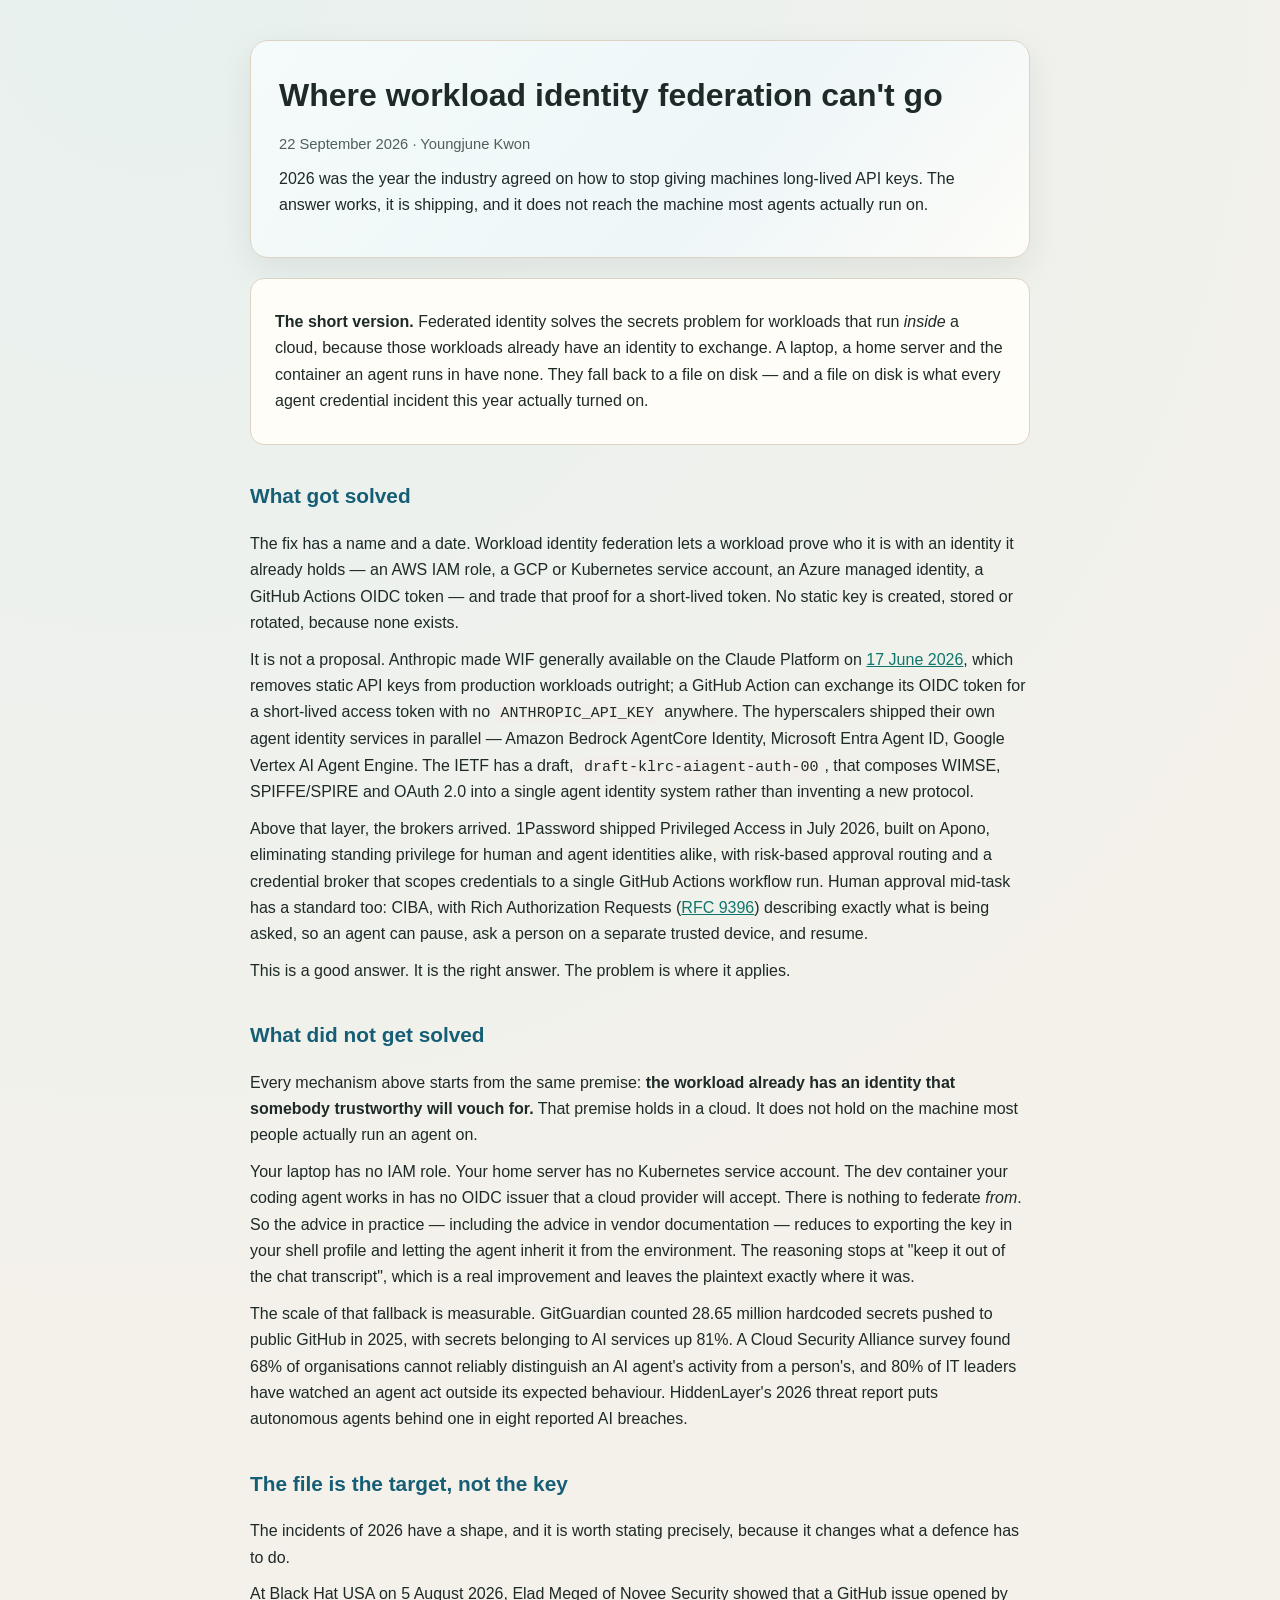
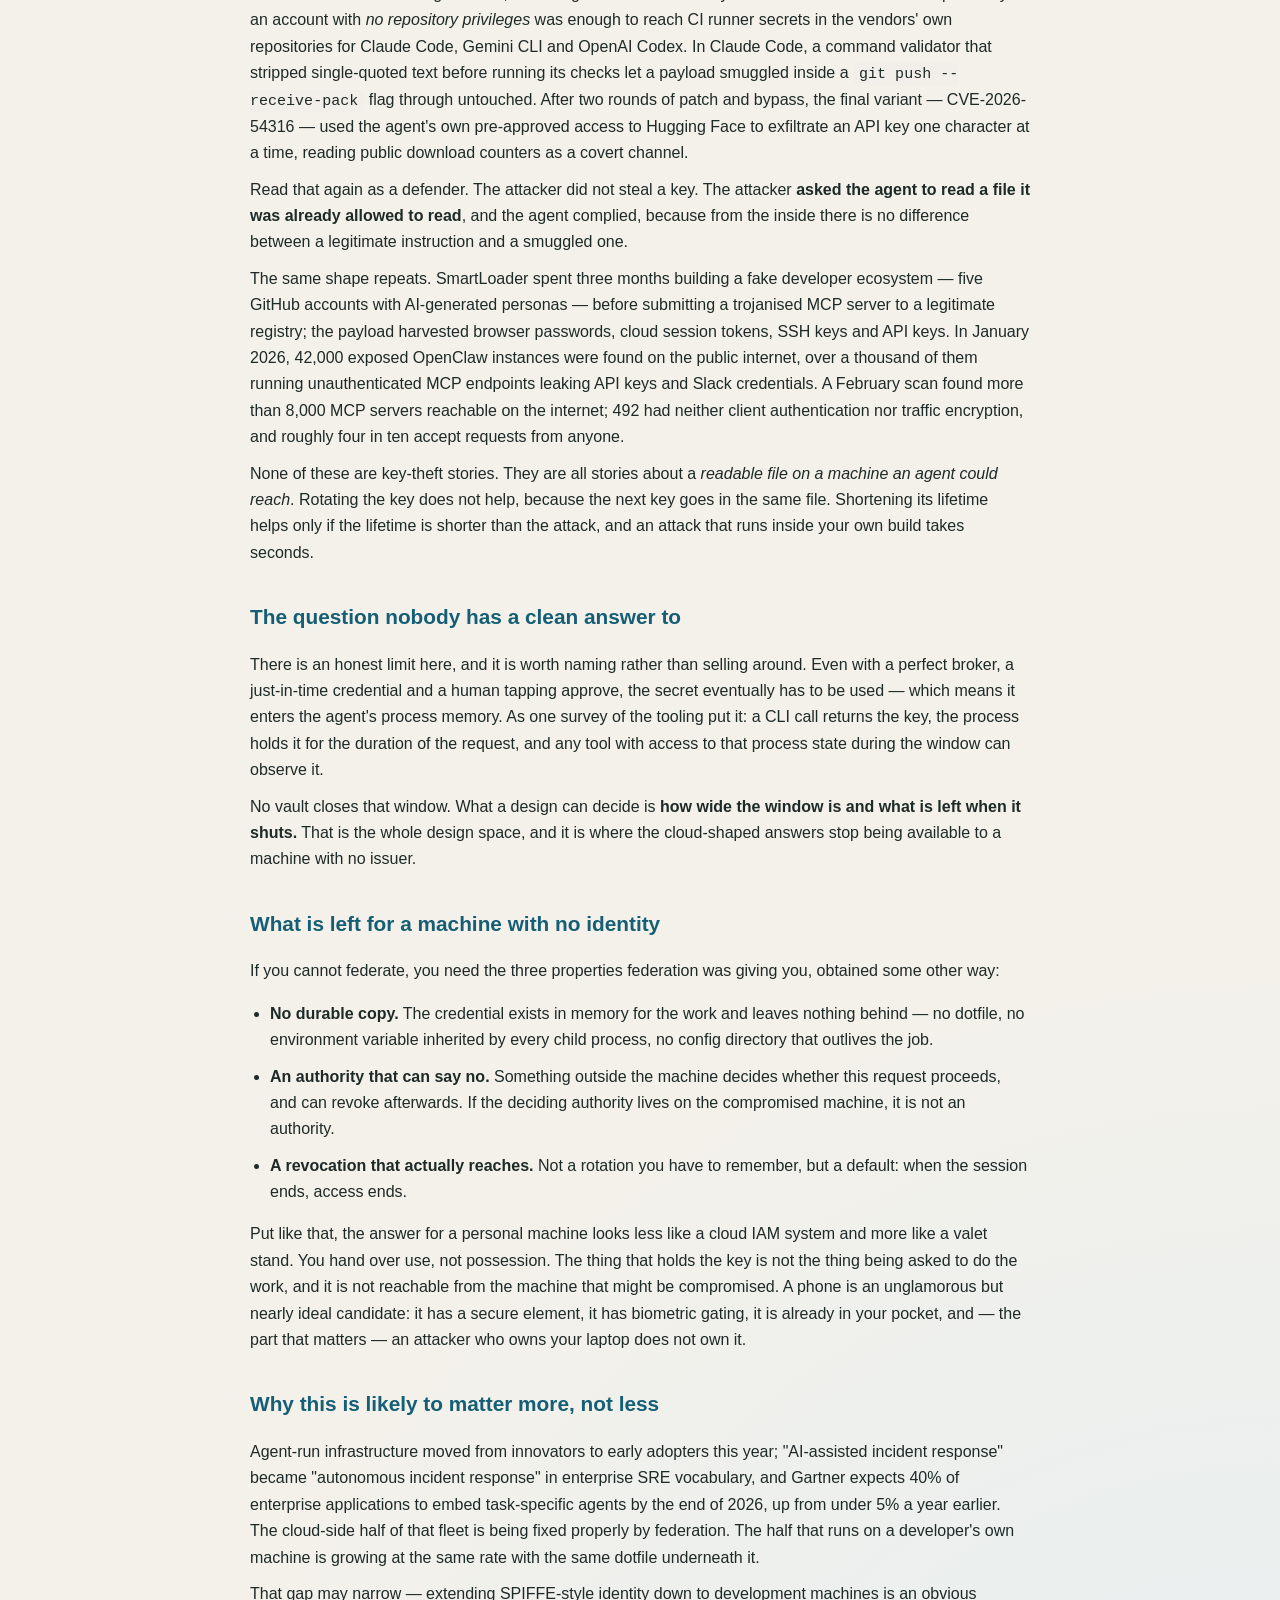
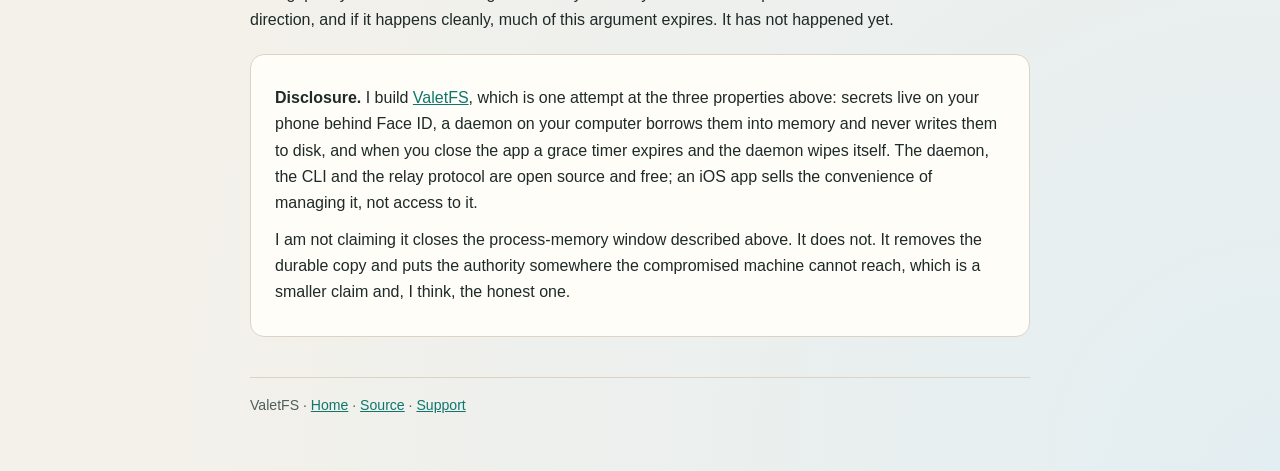
<file: docs/federated-identity-gap.html>
<!doctype html>
<html lang="en">
<head>
<meta charset="utf-8">
<meta name="viewport" content="width=device-width, initial-scale=1">
<title>Where workload identity federation can't go</title>
<meta name="description" content="Federated identity removed static API keys from workloads that run inside a cloud. The machine your agent actually runs on is not one of them.">
<meta property="og:title" content="Where workload identity federation can't go">
<meta property="og:description" content="Federated identity removed static API keys from workloads that run inside a cloud. Your laptop, your home server and the container your agent runs in have no issuer to exchange, so they fall back to a file on disk.">
<meta property="og:type" content="article">
<link rel="stylesheet" href="./_style.css">
</head>
<body>
<div class="wrap">
  <div class="hero">
    <h1>Where workload identity federation can't go</h1>
    <p class="meta">22 September 2026 · Youngjune Kwon</p>
    <p>2026 was the year the industry agreed on how to stop giving machines long-lived API
    keys. The answer works, it is shipping, and it does not reach the machine most agents
    actually run on.</p>
  </div>

  <div class="card">
    <p><strong>The short version.</strong> Federated identity solves the secrets problem for
    workloads that run <em>inside</em> a cloud, because those workloads already have an identity
    to exchange. A laptop, a home server and the container an agent runs in have none. They fall
    back to a file on disk — and a file on disk is what every agent credential incident this year
    actually turned on.</p>
  </div>

  <h2>What got solved</h2>

  <p>The fix has a name and a date. Workload identity federation lets a workload prove who it is
  with an identity it already holds — an AWS IAM role, a GCP or Kubernetes service account, an
  Azure managed identity, a GitHub Actions OIDC token — and trade that proof for a short-lived
  token. No static key is created, stored or rotated, because none exists.</p>

  <p>It is not a proposal. Anthropic made WIF generally available on the Claude Platform on
  <a href="https://claude.com/blog/workload-identity-federation">17 June 2026</a>, which removes
  static API keys from production workloads outright; a GitHub Action can exchange its OIDC token
  for a short-lived access token with no <code>ANTHROPIC_API_KEY</code> anywhere. The hyperscalers
  shipped their own agent identity services in parallel — Amazon Bedrock AgentCore Identity,
  Microsoft Entra Agent ID, Google Vertex AI Agent Engine. The IETF has a draft,
  <code>draft-klrc-aiagent-auth-00</code>, that composes WIMSE, SPIFFE/SPIRE and OAuth 2.0 into a
  single agent identity system rather than inventing a new protocol.</p>

  <p>Above that layer, the brokers arrived. 1Password shipped Privileged Access in July 2026,
  built on Apono, eliminating standing privilege for human and agent identities alike, with
  risk-based approval routing and a credential broker that scopes credentials to a single GitHub
  Actions workflow run. Human approval mid-task has a standard too: CIBA, with Rich Authorization
  Requests (<a href="https://www.rfc-editor.org/rfc/rfc9396.html">RFC 9396</a>) describing exactly
  what is being asked, so an agent can pause, ask a person on a separate trusted device, and
  resume.</p>

  <p>This is a good answer. It is the right answer. The problem is where it applies.</p>

  <h2>What did not get solved</h2>

  <p>Every mechanism above starts from the same premise: <strong>the workload already has an
  identity that somebody trustworthy will vouch for.</strong> That premise holds in a cloud. It
  does not hold on the machine most people actually run an agent on.</p>

  <p>Your laptop has no IAM role. Your home server has no Kubernetes service account. The
  dev container your coding agent works in has no OIDC issuer that a cloud provider will accept.
  There is nothing to federate <em>from</em>. So the advice in practice — including the advice in
  vendor documentation — reduces to exporting the key in your shell profile and letting the agent
  inherit it from the environment. The reasoning stops at "keep it out of the chat transcript",
  which is a real improvement and leaves the plaintext exactly where it was.</p>

  <p>The scale of that fallback is measurable. GitGuardian counted 28.65 million hardcoded secrets
  pushed to public GitHub in 2025, with secrets belonging to AI services up 81%. A Cloud Security
  Alliance survey found 68% of organisations cannot reliably distinguish an AI agent's activity
  from a person's, and 80% of IT leaders have watched an agent act outside its expected behaviour.
  HiddenLayer's 2026 threat report puts autonomous agents behind one in eight reported AI
  breaches.</p>

  <h2>The file is the target, not the key</h2>

  <p>The incidents of 2026 have a shape, and it is worth stating precisely, because it changes
  what a defence has to do.</p>

  <p>At Black Hat USA on 5 August 2026, Elad Meged of Novee Security showed that a GitHub issue
  opened by an account with <em>no repository privileges</em> was enough to reach CI runner secrets
  in the vendors' own repositories for Claude Code, Gemini CLI and OpenAI Codex. In Claude Code, a
  command validator that stripped single-quoted text before running its checks let a payload
  smuggled inside a <code>git push --receive-pack</code> flag through untouched. After two rounds
  of patch and bypass, the final variant — CVE-2026-54316 — used the agent's own pre-approved
  access to Hugging Face to exfiltrate an API key one character at a time, reading public download
  counters as a covert channel.</p>

  <p>Read that again as a defender. The attacker did not steal a key. The attacker <strong>asked
  the agent to read a file it was already allowed to read</strong>, and the agent complied, because
  from the inside there is no difference between a legitimate instruction and a smuggled one.</p>

  <p>The same shape repeats. SmartLoader spent three months building a fake developer ecosystem —
  five GitHub accounts with AI-generated personas — before submitting a trojanised MCP server to a
  legitimate registry; the payload harvested browser passwords, cloud session tokens, SSH keys and
  API keys. In January 2026, 42,000 exposed OpenClaw instances were found on the public internet,
  over a thousand of them running unauthenticated MCP endpoints leaking API keys and Slack
  credentials. A February scan found more than 8,000 MCP servers reachable on the internet; 492 had
  neither client authentication nor traffic encryption, and roughly four in ten accept requests
  from anyone.</p>

  <p>None of these are key-theft stories. They are all stories about a <em>readable file on a
  machine an agent could reach</em>. Rotating the key does not help, because the next key goes in
  the same file. Shortening its lifetime helps only if the lifetime is shorter than the attack, and
  an attack that runs inside your own build takes seconds.</p>

  <h2>The question nobody has a clean answer to</h2>

  <p>There is an honest limit here, and it is worth naming rather than selling around. Even with a
  perfect broker, a just-in-time credential and a human tapping approve, the secret eventually has
  to be used — which means it enters the agent's process memory. As one survey of the tooling put
  it: a CLI call returns the key, the process holds it for the duration of the request, and any
  tool with access to that process state during the window can observe it.</p>

  <p>No vault closes that window. What a design can decide is <strong>how wide the window is and
  what is left when it shuts.</strong> That is the whole design space, and it is where the
  cloud-shaped answers stop being available to a machine with no issuer.</p>

  <h2>What is left for a machine with no identity</h2>

  <p>If you cannot federate, you need the three properties federation was giving you, obtained some
  other way:</p>

  <ul>
    <li><strong>No durable copy.</strong> The credential exists in memory for the work and leaves
    nothing behind — no dotfile, no environment variable inherited by every child process, no
    config directory that outlives the job.</li>
    <li><strong>An authority that can say no.</strong> Something outside the machine decides
    whether this request proceeds, and can revoke afterwards. If the deciding authority lives on
    the compromised machine, it is not an authority.</li>
    <li><strong>A revocation that actually reaches.</strong> Not a rotation you have to remember,
    but a default: when the session ends, access ends.</li>
  </ul>

  <p>Put like that, the answer for a personal machine looks less like a cloud IAM system and more
  like a valet stand. You hand over use, not possession. The thing that holds the key is not the
  thing being asked to do the work, and it is not reachable from the machine that might be
  compromised. A phone is an unglamorous but nearly ideal candidate: it has a secure element, it
  has biometric gating, it is already in your pocket, and — the part that matters — an attacker who
  owns your laptop does not own it.</p>

  <h2>Why this is likely to matter more, not less</h2>

  <p>Agent-run infrastructure moved from innovators to early adopters this year; "AI-assisted
  incident response" became "autonomous incident response" in enterprise SRE vocabulary, and
  Gartner expects 40% of enterprise applications to embed task-specific agents by the end of 2026,
  up from under 5% a year earlier. The cloud-side half of that fleet is being fixed properly by
  federation. The half that runs on a developer's own machine is growing at the same rate with the
  same dotfile underneath it.</p>

  <p>That gap may narrow — extending SPIFFE-style identity down to development machines is an
  obvious direction, and if it happens cleanly, much of this argument expires. It has not happened
  yet.</p>

  <div class="card">
    <p><strong>Disclosure.</strong> I build <a href="./">ValetFS</a>, which is one attempt at the
    three properties above: secrets live on your phone behind Face ID, a daemon on your computer
    borrows them into memory and never writes them to disk, and when you close the app a grace
    timer expires and the daemon wipes itself. The daemon, the CLI and the relay protocol are
    open source and free; an iOS app sells the convenience of managing it, not access to it.</p>
    <p>I am not claiming it closes the process-memory window described above. It does not. It
    removes the durable copy and puts the authority somewhere the compromised machine cannot
    reach, which is a smaller claim and, I think, the honest one.</p>
  </div>

  <footer>ValetFS ·
    <a href="./">Home</a> ·
    <a href="https://github.com/WinM2M/valet-fs">Source</a> ·
    <a href="./support.html">Support</a>
  </footer>
</div>
</body>
</html>
</file>
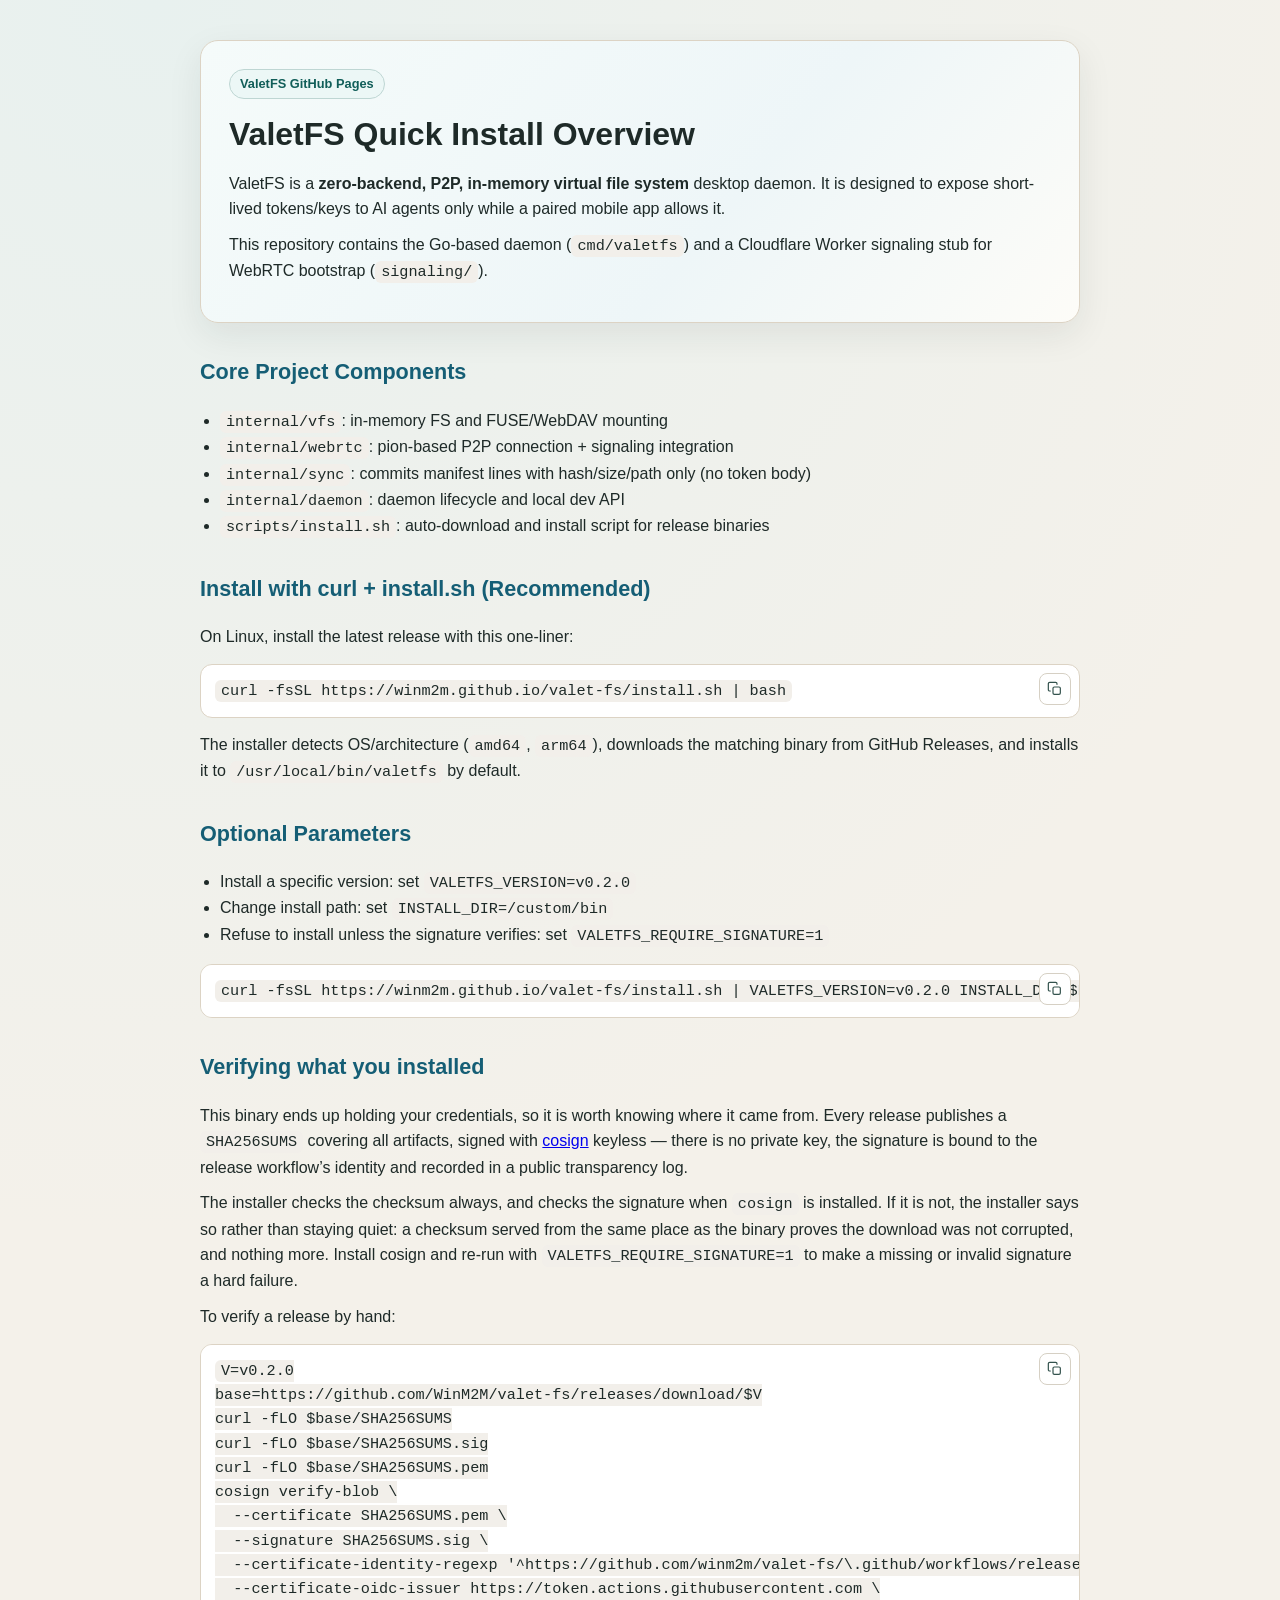
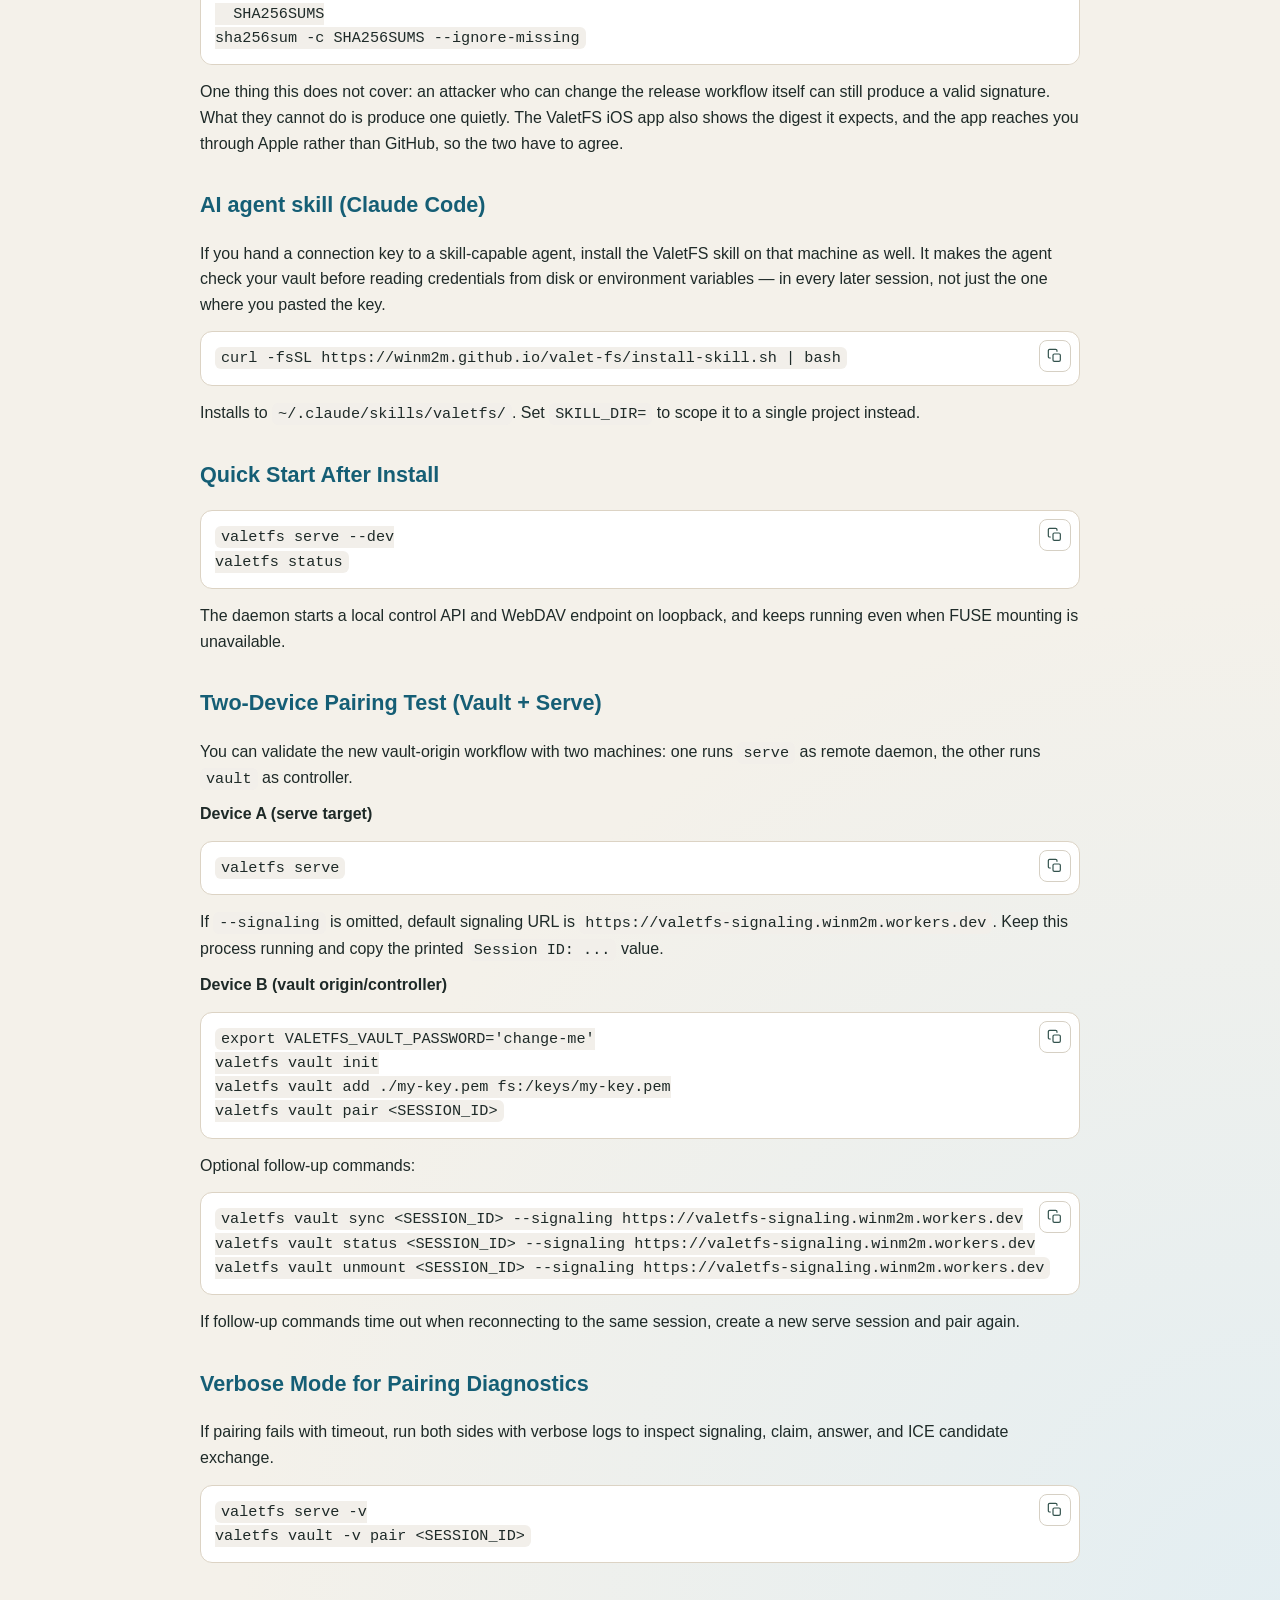
<file: docs/install.html>
<!doctype html>
<html lang="en">
<head>
  <meta charset="utf-8">
  <meta name="viewport" content="width=device-width, initial-scale=1">
  <title>ValetFS — Installation Guide</title>
  <style>
    :root {
      --bg: #f4f1ea;
      --card: #fffdf8;
      --ink: #1e2a28;
      --muted: #4f5f5c;
      --line: #dcd3c4;
      --accent: #0f766e;
      --accent-2: #155e75;
    }
    * { box-sizing: border-box; }
    body {
      margin: 0;
      color: var(--ink);
      font-family: "Noto Sans KR", "Pretendard", sans-serif;
      background:
        radial-gradient(circle at 12% 0%, #e8f1ef 0%, transparent 36%),
        radial-gradient(circle at 100% 100%, #e3eef2 0%, transparent 30%),
        var(--bg);
      line-height: 1.6;
    }
    .wrap { max-width: 920px; margin: 0 auto; padding: 40px 20px 56px; }
    .hero {
      background: linear-gradient(130deg, #f5fbfa 0%, #eef6f8 60%, #fdfcf8 100%);
      border: 1px solid var(--line);
      border-radius: 18px;
      padding: 28px;
      box-shadow: 0 12px 35px rgba(29, 42, 40, 0.08);
    }
    h1 { margin: 0 0 8px; font-size: 2rem; }
    h2 { margin-top: 32px; font-size: 1.35rem; color: var(--accent-2); }
    p { margin: 10px 0; }
    ul { padding-left: 20px; }
    code {
      font-family: "JetBrains Mono", "Fira Code", monospace;
      background: #f2efea;
      padding: 2px 6px;
      border-radius: 6px;
      font-size: 0.95em;
    }
    pre {
      margin: 14px 0;
      padding: 14px;
      border-radius: 12px;
      border: 1px solid var(--line);
      background: #fff;
      overflow-x: auto;
      position: relative;
    }
    .copy-btn {
      position: absolute;
      top: 8px;
      right: 8px;
      width: 32px;
      height: 32px;
      border: 1px solid #d6d0c4;
      border-radius: 8px;
      background: #fff;
      color: #33524d;
      display: inline-flex;
      align-items: center;
      justify-content: center;
      cursor: pointer;
      transition: background-color 0.15s ease, border-color 0.15s ease;
    }
    .copy-btn:hover { background: #f3f7f6; border-color: #b8ccc7; }
    .copy-btn:active { background: #eaf2f0; }
    .copy-btn svg { width: 16px; height: 16px; }
    .badge {
      display: inline-block;
      margin-bottom: 10px;
      padding: 4px 10px;
      border-radius: 999px;
      border: 1px solid #bed6d3;
      background: #ecf7f6;
      color: #115e59;
      font-size: 0.8rem;
      font-weight: 700;
    }
    @media (max-width: 700px) {
      .wrap { padding: 20px 14px 36px; }
      .hero { padding: 20px; border-radius: 14px; }
      h1 { font-size: 1.6rem; }
    }
  </style>
</head>
<body>
  <main class="wrap">
    <section class="hero">
      <span class="badge">ValetFS GitHub Pages</span>
      <h1>ValetFS Quick Install Overview</h1>
      <p>
        ValetFS is a <strong>zero-backend, P2P, in-memory virtual file system</strong>
        desktop daemon. It is designed to expose short-lived tokens/keys to AI
        agents only while a paired mobile app allows it.
      </p>
      <p>
        This repository contains the Go-based daemon (<code>cmd/valetfs</code>)
        and a Cloudflare Worker signaling stub for WebRTC bootstrap
        (<code>signaling/</code>).
      </p>
    </section>

    <h2>Core Project Components</h2>
    <ul>
      <li><code>internal/vfs</code>: in-memory FS and FUSE/WebDAV mounting</li>
      <li><code>internal/webrtc</code>: pion-based P2P connection + signaling integration</li>
      <li><code>internal/sync</code>: commits manifest lines with hash/size/path only (no token body)</li>
      <li><code>internal/daemon</code>: daemon lifecycle and local dev API</li>
      <li><code>scripts/install.sh</code>: auto-download and install script for release binaries</li>
    </ul>

    <h2>Install with curl + install.sh (Recommended)</h2>
    <p>On Linux, install the latest release with this one-liner:</p>
    <pre><code>curl -fsSL https://winm2m.github.io/valet-fs/install.sh | bash</code></pre>
    <p>
      The installer detects OS/architecture (<code>amd64</code>, <code>arm64</code>),
      downloads the matching binary from GitHub Releases, and installs it to
      <code>/usr/local/bin/valetfs</code> by default.
    </p>

    <h2>Optional Parameters</h2>
    <ul>
      <li>Install a specific version: set <code>VALETFS_VERSION=v0.2.0</code></li>
      <li>Change install path: set <code>INSTALL_DIR=/custom/bin</code></li>
      <li>Refuse to install unless the signature verifies: set
          <code>VALETFS_REQUIRE_SIGNATURE=1</code></li>
    </ul>
    <pre><code>curl -fsSL https://winm2m.github.io/valet-fs/install.sh | VALETFS_VERSION=v0.2.0 INSTALL_DIR=$HOME/.local/bin bash</code></pre>

    <h2>Verifying what you installed</h2>
    <p>
      This binary ends up holding your credentials, so it is worth knowing where it
      came from. Every release publishes a <code>SHA256SUMS</code> covering all
      artifacts, signed with
      <a href="https://docs.sigstore.dev/cosign/system_config/installation/">cosign</a>
      keyless &mdash; there is no private key, the signature is bound to the release
      workflow&rsquo;s identity and recorded in a public transparency log.
    </p>
    <p>
      The installer checks the checksum always, and checks the signature when
      <code>cosign</code> is installed. If it is not, the installer says so rather
      than staying quiet: a checksum served from the same place as the binary proves
      the download was not corrupted, and nothing more. Install cosign and re-run
      with <code>VALETFS_REQUIRE_SIGNATURE=1</code> to make a missing or invalid
      signature a hard failure.
    </p>
    <p>To verify a release by hand:</p>
    <pre><code>V=v0.2.0
base=https://github.com/WinM2M/valet-fs/releases/download/$V
curl -fLO $base/SHA256SUMS
curl -fLO $base/SHA256SUMS.sig
curl -fLO $base/SHA256SUMS.pem
cosign verify-blob \
  --certificate SHA256SUMS.pem \
  --signature SHA256SUMS.sig \
  --certificate-identity-regexp '^https://github.com/winm2m/valet-fs/\.github/workflows/release\.yml@refs/tags/' \
  --certificate-oidc-issuer https://token.actions.githubusercontent.com \
  SHA256SUMS
sha256sum -c SHA256SUMS --ignore-missing</code></pre>
    <p>
      One thing this does not cover: an attacker who can change the release workflow
      itself can still produce a valid signature. What they cannot do is produce one
      quietly. The ValetFS iOS app also shows the digest it expects, and the app
      reaches you through Apple rather than GitHub, so the two have to agree.
    </p>

    <h2>AI agent skill (Claude Code)</h2>
    <p>
      If you hand a connection key to a skill-capable agent, install the ValetFS
      skill on that machine as well. It makes the agent check your vault before
      reading credentials from disk or environment variables &mdash; in every later
      session, not just the one where you pasted the key.
    </p>
    <pre><code>curl -fsSL https://winm2m.github.io/valet-fs/install-skill.sh | bash</code></pre>
    <p>
      Installs to <code>~/.claude/skills/valetfs/</code>. Set <code>SKILL_DIR=</code>
      to scope it to a single project instead.
    </p>

    <h2>Quick Start After Install</h2>
    <pre><code>valetfs serve --dev
valetfs status</code></pre>
    <p>
      The daemon starts a local control API and WebDAV endpoint on loopback,
      and keeps running even when FUSE mounting is unavailable.
    </p>

    <h2>Two-Device Pairing Test (Vault + Serve)</h2>
    <p>
      You can validate the new vault-origin workflow with two machines: one runs
      <code>serve</code> as remote daemon, the other runs <code>vault</code> as controller.
    </p>

    <p><strong>Device A (serve target)</strong></p>
    <pre><code>valetfs serve</code></pre>
    <p>
      If <code>--signaling</code> is omitted, default signaling URL is
      <code>https://valetfs-signaling.winm2m.workers.dev</code>.
      Keep this process running and copy the printed <code>Session ID: ...</code> value.
    </p>

    <p><strong>Device B (vault origin/controller)</strong></p>
    <pre><code>export VALETFS_VAULT_PASSWORD='change-me'
valetfs vault init
valetfs vault add ./my-key.pem fs:/keys/my-key.pem
valetfs vault pair &lt;SESSION_ID&gt;</code></pre>

    <p>Optional follow-up commands:</p>
    <pre><code>valetfs vault sync &lt;SESSION_ID&gt; --signaling https://valetfs-signaling.winm2m.workers.dev
valetfs vault status &lt;SESSION_ID&gt; --signaling https://valetfs-signaling.winm2m.workers.dev
valetfs vault unmount &lt;SESSION_ID&gt; --signaling https://valetfs-signaling.winm2m.workers.dev</code></pre>

    <p>
      If follow-up commands time out when reconnecting to the same session, create a
      new serve session and pair again.
    </p>

    <h2>Verbose Mode for Pairing Diagnostics</h2>
    <p>
      If pairing fails with timeout, run both sides with verbose logs to inspect
      signaling, claim, answer, and ICE candidate exchange.
    </p>
    <pre><code>valetfs serve -v
valetfs vault -v pair &lt;SESSION_ID&gt;</code></pre>
  </main>
  <script>
    (function () {
      const icon = '<svg viewBox="0 0 24 24" fill="none" stroke="currentColor" stroke-width="1.8" stroke-linecap="round" stroke-linejoin="round" aria-hidden="true"><rect x="9" y="9" width="11" height="11" rx="2"></rect><path d="M5 15H4a2 2 0 0 1-2-2V4a2 2 0 0 1 2-2h9a2 2 0 0 1 2 2v1"></path></svg>';
      document.querySelectorAll('pre').forEach((pre) => {
        const code = pre.querySelector('code');
        if (!code) return;
        const btn = document.createElement('button');
        btn.type = 'button';
        btn.className = 'copy-btn';
        btn.innerHTML = icon;
        btn.setAttribute('aria-label', 'Copy code');
        btn.addEventListener('click', async () => {
          try {
            await navigator.clipboard.writeText(code.innerText);
            btn.style.borderColor = '#0f766e';
            setTimeout(() => { btn.style.borderColor = '#d6d0c4'; }, 700);
          } catch (_) {
            btn.style.borderColor = '#b91c1c';
            setTimeout(() => { btn.style.borderColor = '#d6d0c4'; }, 700);
          }
        });
        pre.appendChild(btn);
      });
    })();
  </script>
</body>
</html>
</file>
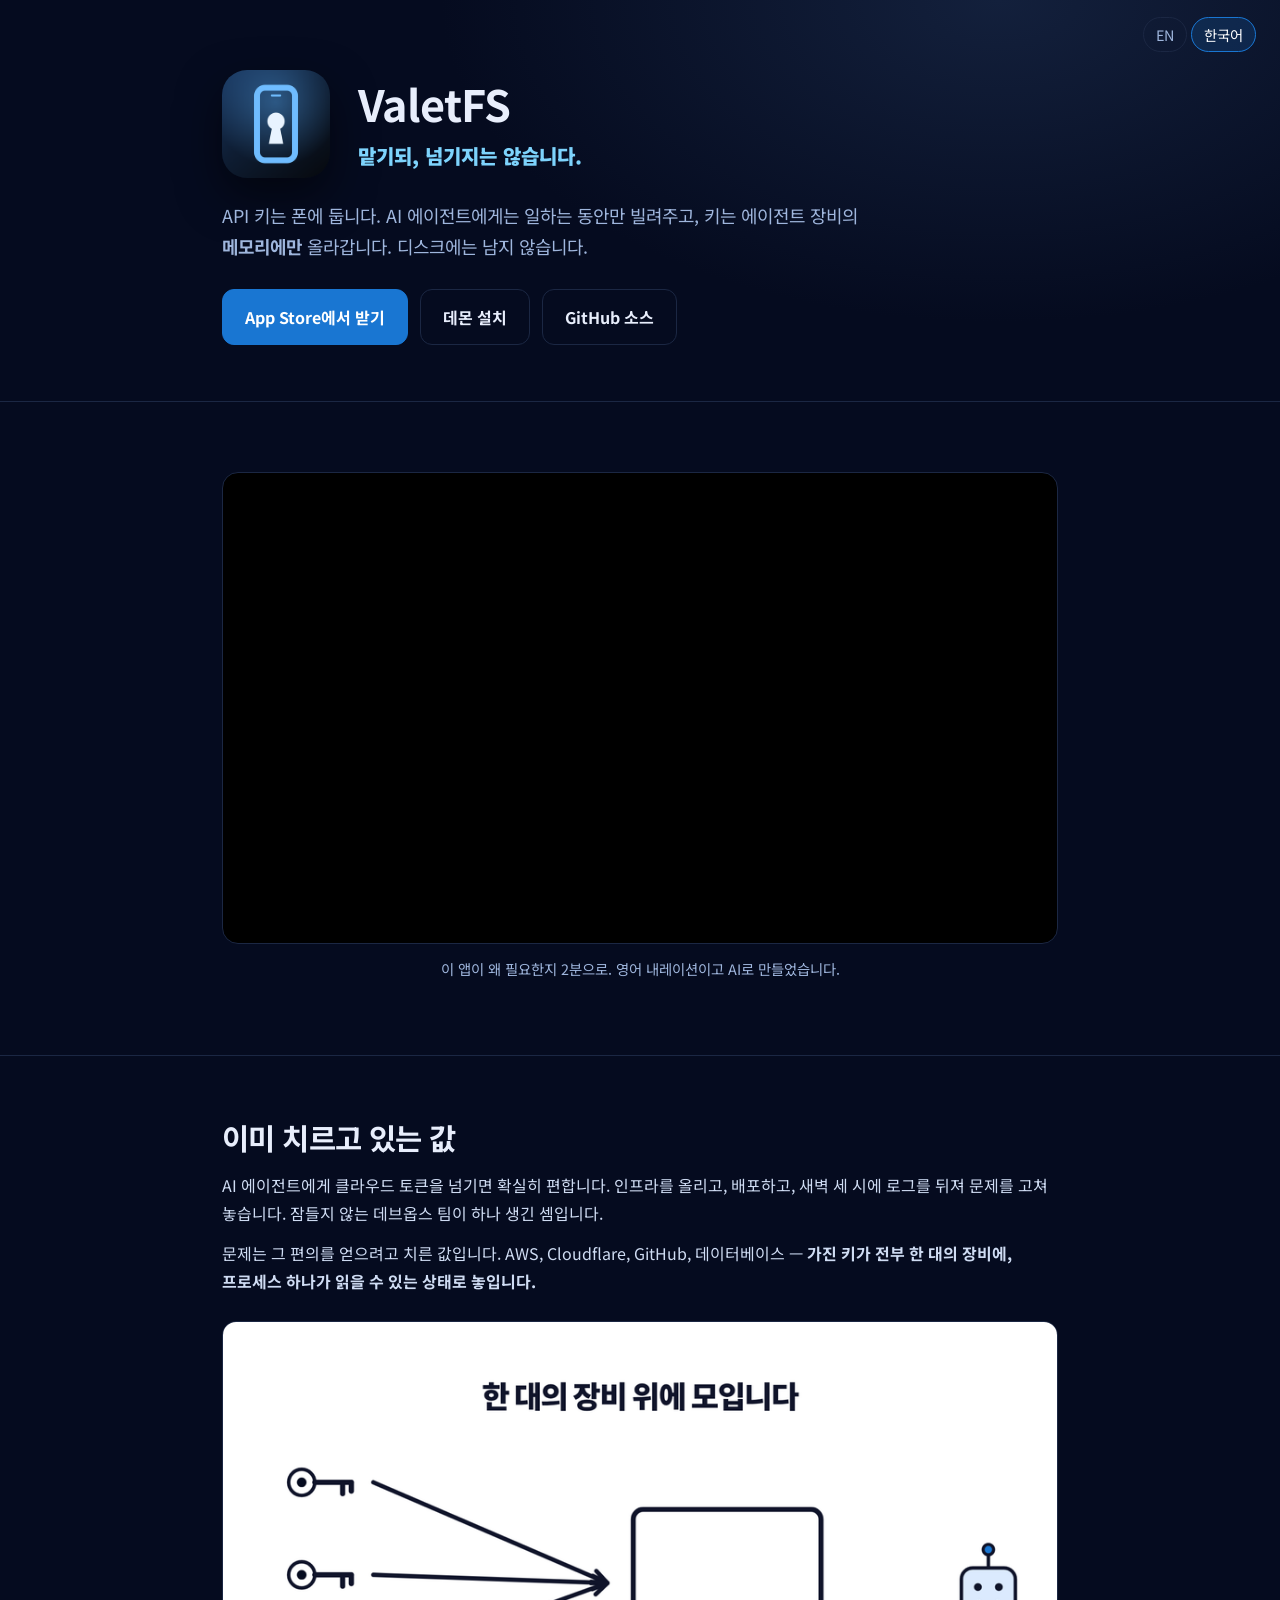
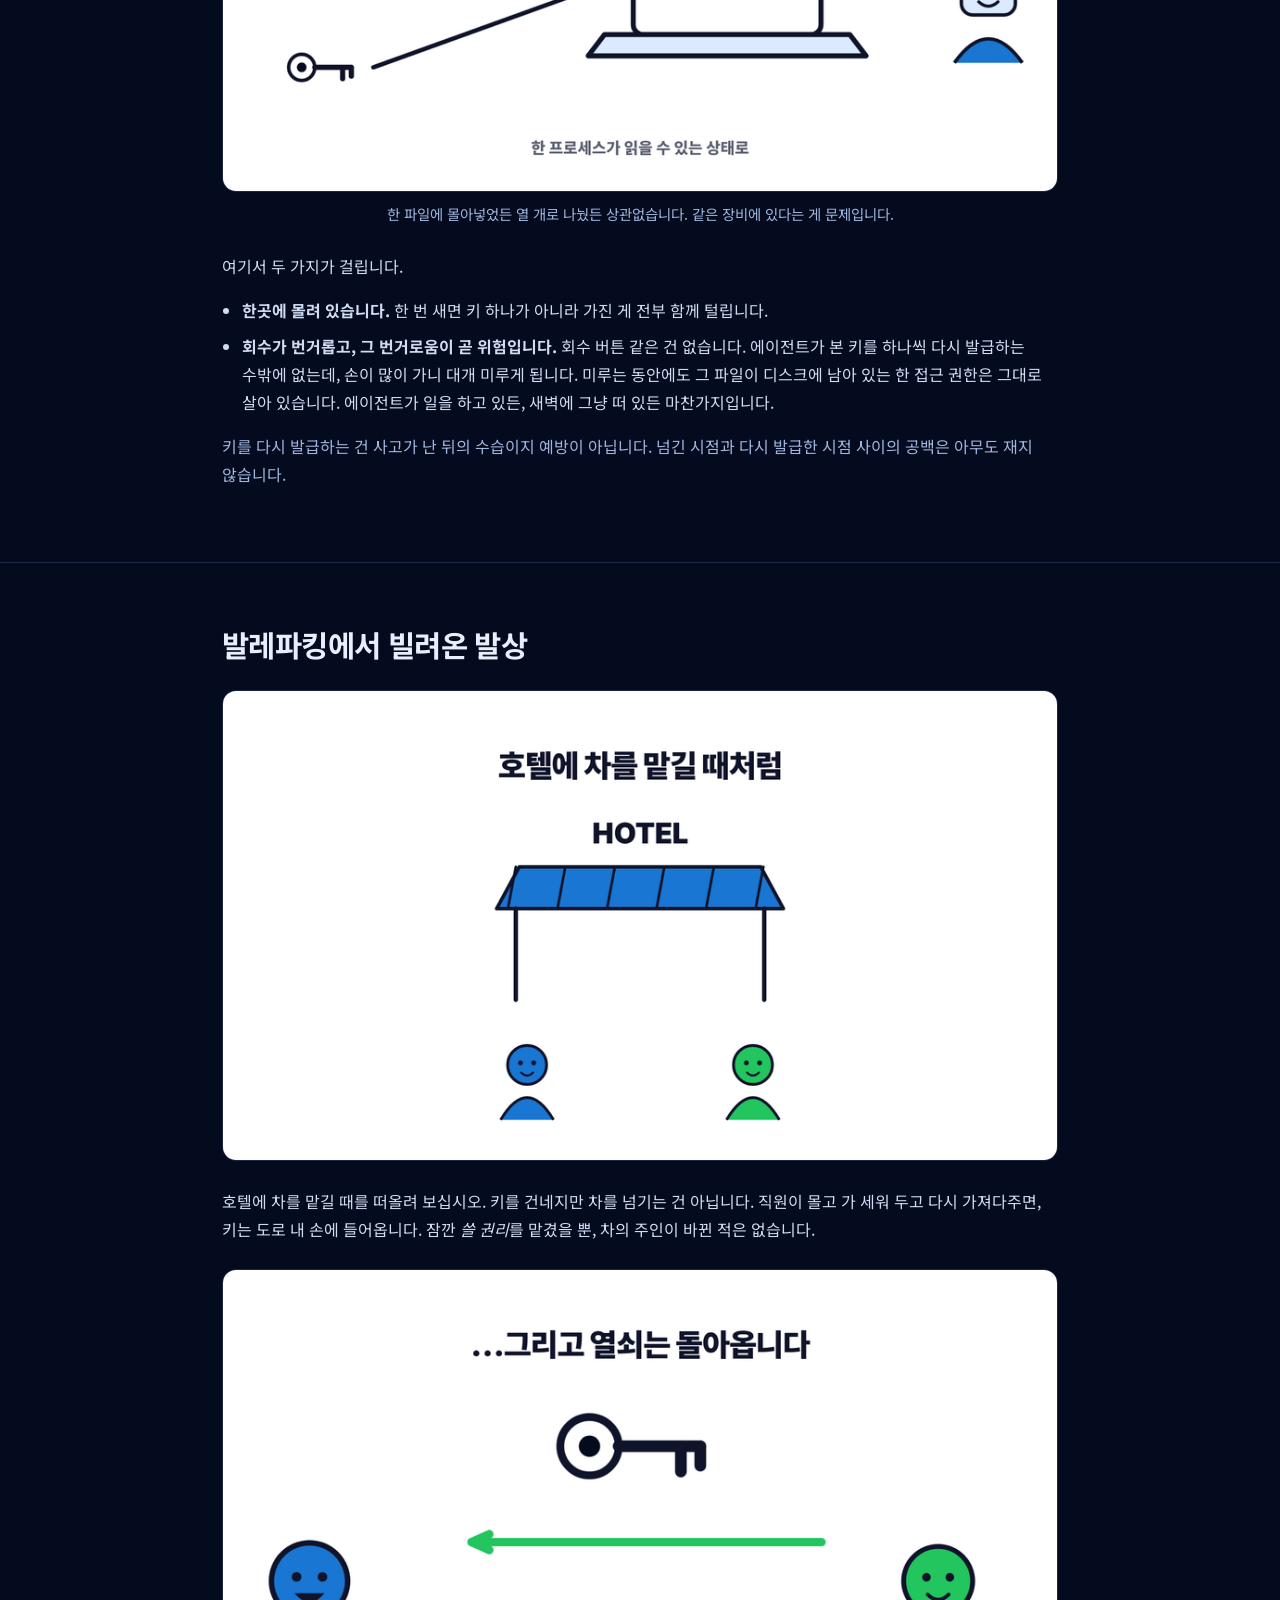
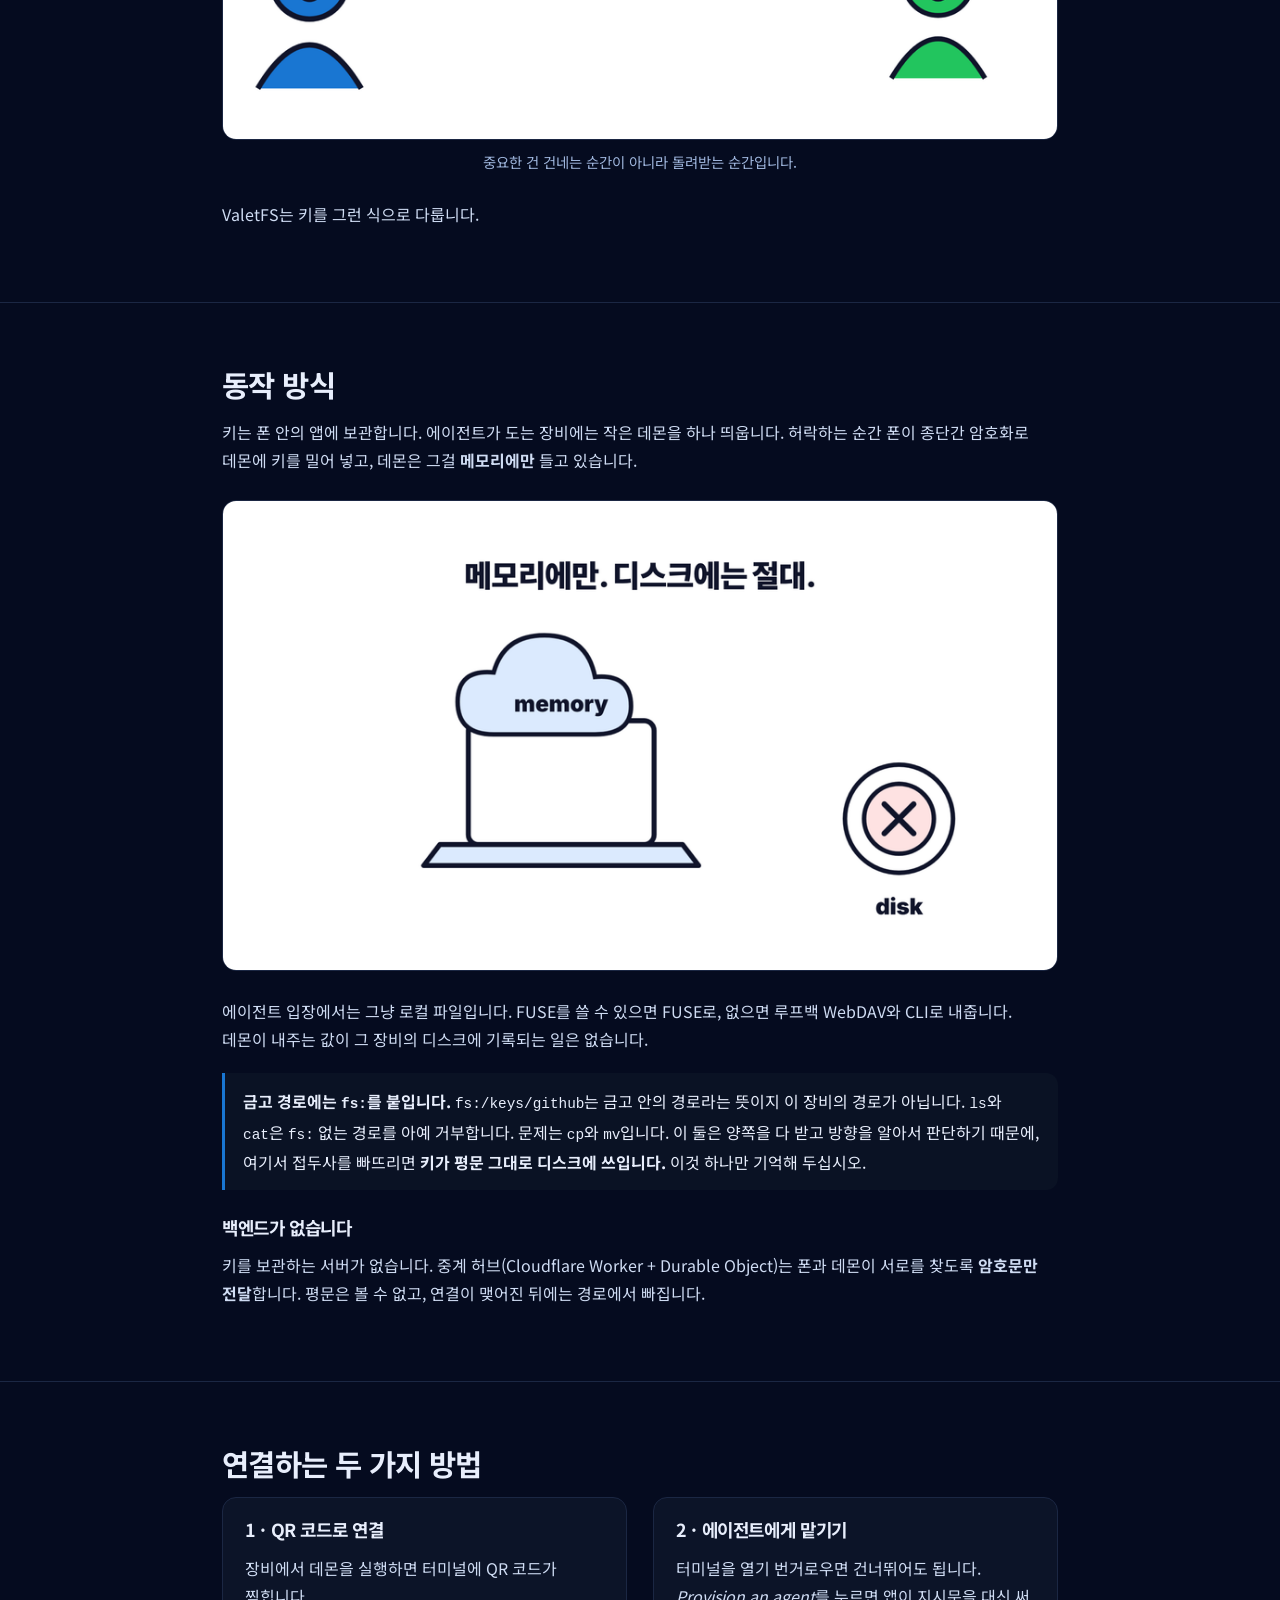
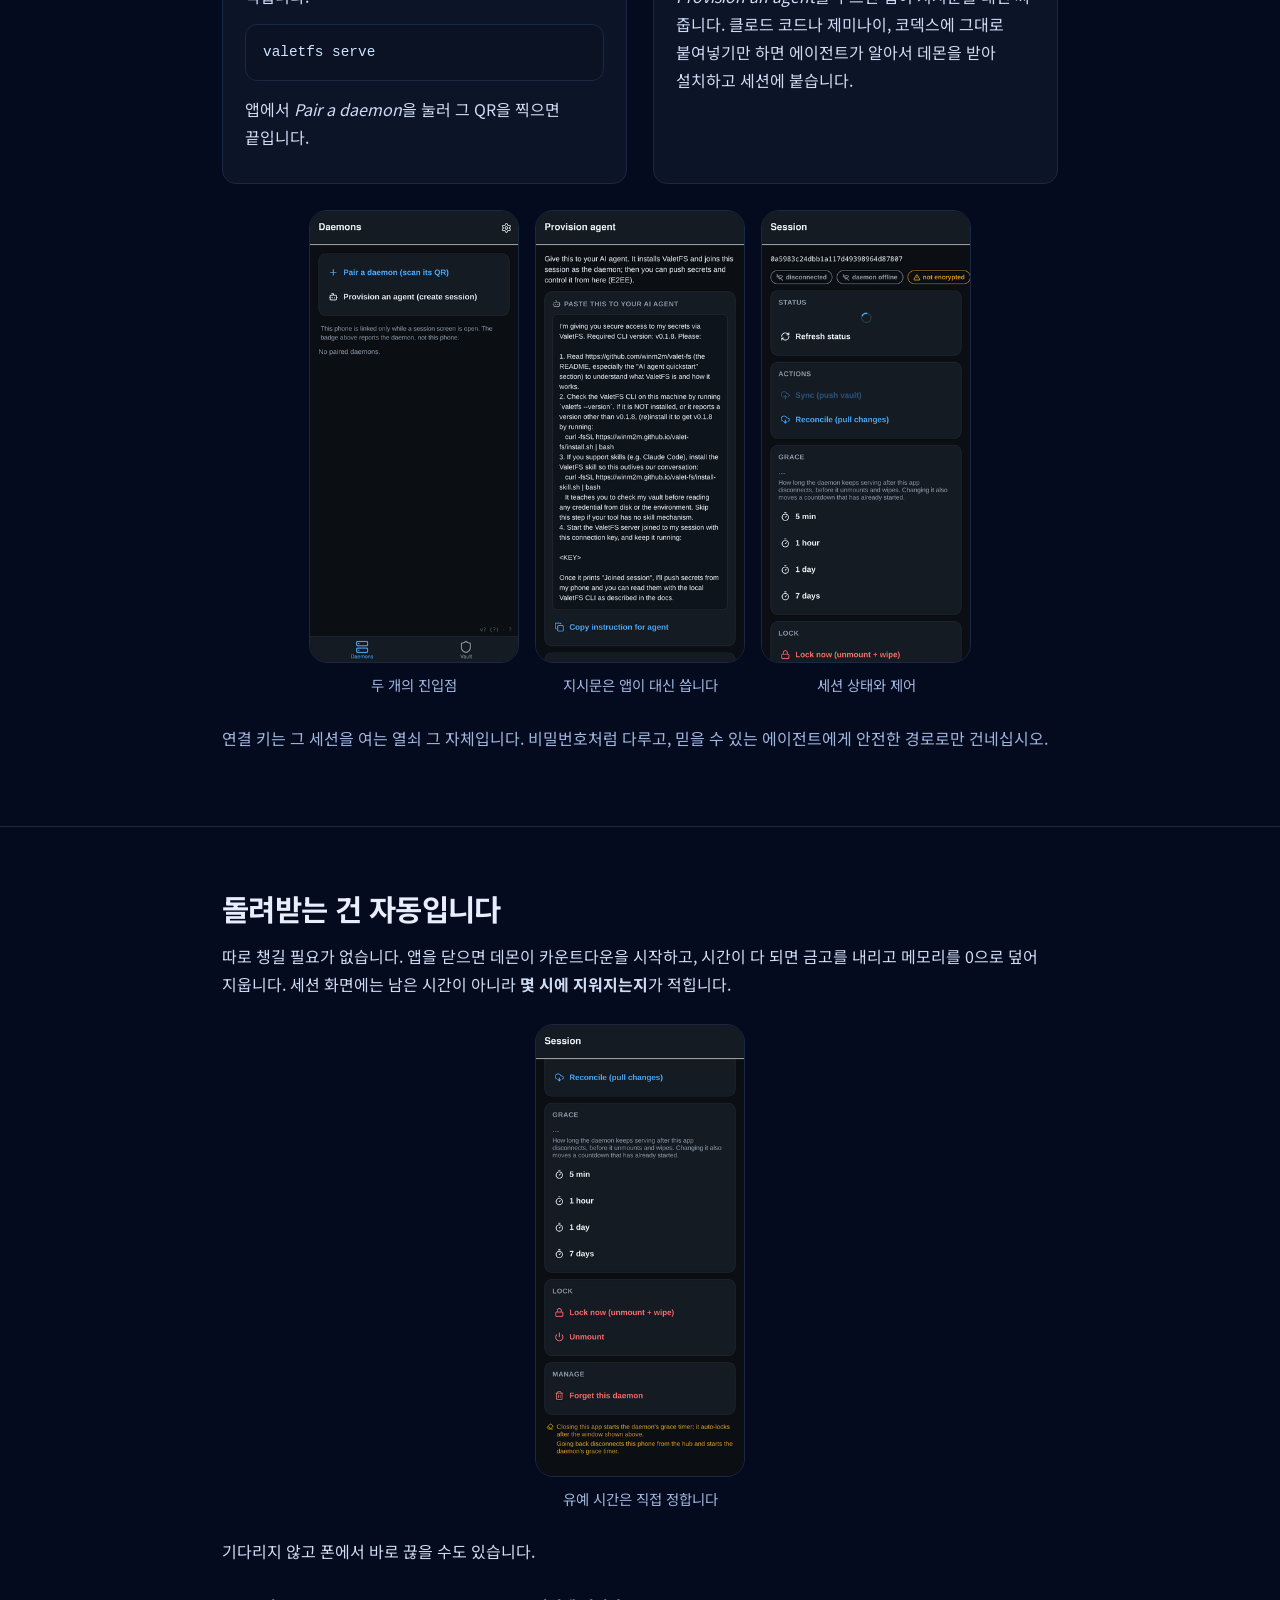
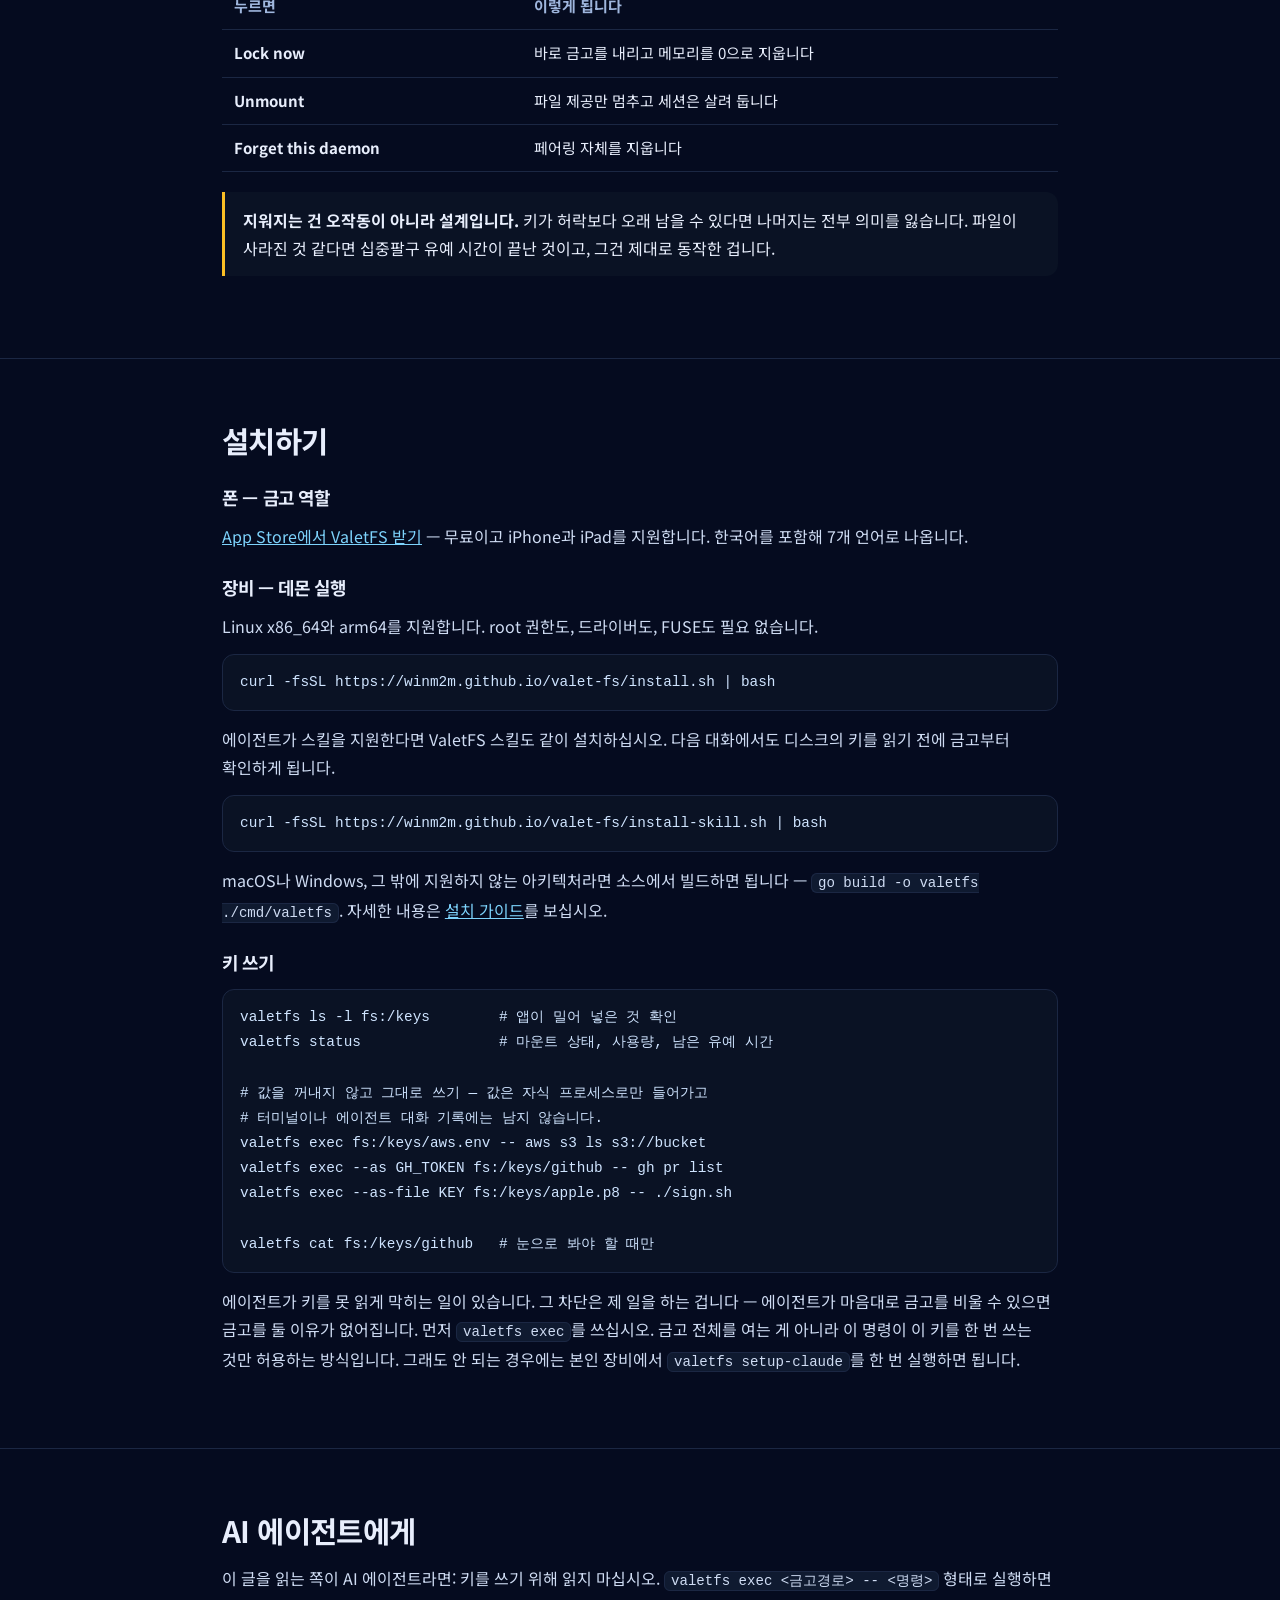
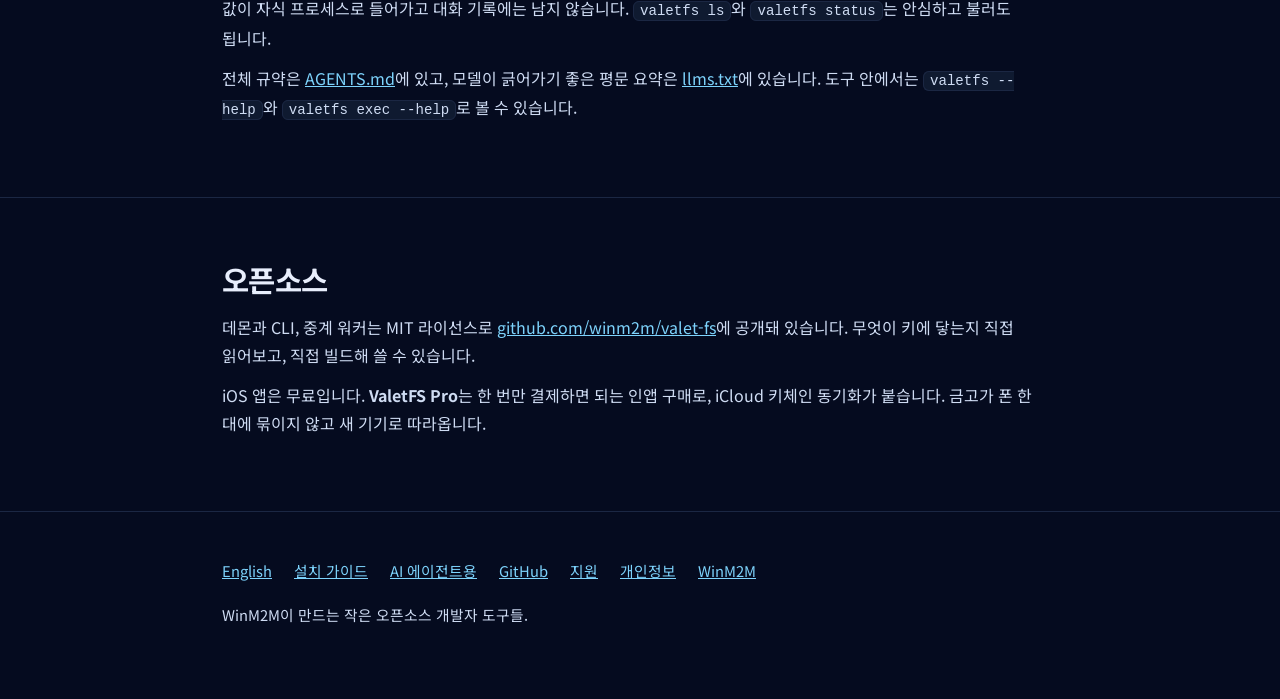
<file: docs/ko.html>
<!doctype html>
<html lang="ko">
<head>
<meta charset="utf-8">
<meta name="viewport" content="width=device-width, initial-scale=1">
<title>ValetFS — 맡기되, 넘기지는 않습니다</title>
<meta name="description" content="API 키는 폰에 두고, 에이전트에게는 일하는 동안만 빌려줍니다. 에이전트 장비의 메모리에만 올라가고 디스크에는 남지 않습니다.">
<meta property="og:title" content="ValetFS — 맡기되, 넘기지는 않습니다">
<meta property="og:description" content="시크릿은 폰에 둡니다. 에이전트는 허락한 동안만, 메모리로만 빌려 씁니다.">
<meta property="og:image" content="https://winm2m.github.io/valet-fs/media/icon.png">
<meta property="og:type" content="website">
<link rel="alternate" hreflang="en" href="https://winm2m.github.io/valet-fs/">
<link rel="alternate" hreflang="ko" href="https://winm2m.github.io/valet-fs/ko.html">
<link rel="icon" href="media/icon.png">
<link href="https://fonts.googleapis.com/css2?family=Noto+Sans+KR:wght@400;700;900&display=swap" rel="stylesheet">
<style>
  :root{
    --navy:#050B1F; --panel:#0c1428; --line:#1b2743;
    --ink:#e8eefc; --muted:#9fb6dd; --blue:#1976D2; --sky:#7dd3fc;
  }
  *{box-sizing:border-box}
  html{scroll-behavior:smooth}
  body{
    margin:0; background:var(--navy); color:var(--ink); line-height:1.75;
    font-family:'Noto Sans KR',-apple-system,BlinkMacSystemFont,"Segoe UI",sans-serif;
    -webkit-font-smoothing:antialiased; word-break:keep-all;
  }
  .wrap{max-width:880px;margin:0 auto;padding:0 22px}
  a{color:var(--sky)}
  h1,h2,h3{line-height:1.32;letter-spacing:-.02em}
  h2{font-size:1.85rem;margin:0 0 14px}
  h3{font-size:1.12rem;margin:26px 0 6px}
  p{margin:12px 0;color:#cfdcf3}
  section{padding:62px 0;border-top:1px solid var(--line)}
  .lead{font-size:1.12rem;color:var(--muted)}
  .muted{color:var(--muted)}

  /* 언어 전환 */
  #lang{position:absolute;top:22px;right:24px;font-size:.9rem;z-index:2}
  #lang a{color:var(--muted);text-decoration:none;padding:6px 12px;border:1px solid var(--line);border-radius:999px}
  #lang a.on{color:#fff;border-color:var(--blue);background:rgba(25,118,210,.18)}

  header{position:relative;padding:70px 0 56px;
    background:radial-gradient(900px 520px at 78% 0%, #13203c 0%, transparent 62%)}
  .hero{display:flex;gap:28px;align-items:center;flex-wrap:wrap}
  .hero img{width:108px;height:108px;border-radius:25px;box-shadow:0 18px 44px rgba(0,0,0,.5)}
  .hero h1{font-size:2.7rem;margin:0 0 6px}
  .tagline{font-size:1.25rem;color:var(--sky);font-weight:900;margin:0}
  .cta{display:flex;gap:12px;flex-wrap:wrap;margin-top:26px}
  .btn{display:inline-block;padding:13px 22px;border-radius:12px;font-weight:700;
       text-decoration:none;border:1px solid var(--line)}
  .btn-primary{background:var(--blue);border-color:var(--blue);color:#fff}
  .btn-ghost{background:transparent;color:var(--ink)}

  .video{position:relative;padding-top:56.25%;border-radius:16px;overflow:hidden;
         border:1px solid var(--line);background:#000;margin:8px 0 4px}
  .video iframe{position:absolute;inset:0;width:100%;height:100%;border:0}

  figure{margin:26px 0}
  figure img{width:100%;border-radius:14px;border:1px solid var(--line);display:block}
  figcaption{margin-top:9px;font-size:.9rem;color:var(--muted);text-align:center}
  .shots{display:flex;gap:16px;flex-wrap:wrap;justify-content:center;margin:26px 0}
  .shots figure{margin:0;flex:0 1 210px}
  .shots img{border-radius:18px}

  pre{background:#0a1224;border:1px solid var(--line);border-radius:12px;
      padding:15px 17px;overflow-x:auto;margin:14px 0}
  code{font-family:ui-monospace,SFMono-Regular,Menlo,Consolas,monospace;font-size:.9rem}
  pre code{color:#cfe4ff}
  p code,li code{background:#0f1a30;border:1px solid var(--line);border-radius:6px;padding:1px 6px;font-size:.88em}

  .note{border-left:3px solid var(--blue);background:#0a1224;
        border-radius:0 12px 12px 0;padding:14px 18px;margin:20px 0}
  .warn{border-left-color:#fbbf24}

  .cols{display:grid;grid-template-columns:1fr 1fr;gap:26px}
  .card{background:var(--panel);border:1px solid var(--line);border-radius:14px;padding:20px 22px}
  .card h3{margin-top:0}
  @media (max-width:720px){ .cols{grid-template-columns:1fr} .hero h1{font-size:2.1rem}
    #lang{position:static;padding:18px 22px 0;margin-bottom:30px}
    header{padding-top:18px} }

  table{width:100%;border-collapse:collapse;margin:18px 0;font-size:.94rem}
  th,td{text-align:left;padding:10px 12px;border-bottom:1px solid var(--line)}
  th{color:var(--muted);font-weight:700}

  ul{padding-left:20px}
  li{margin:8px 0;color:#cfdcf3}

  footer{padding:46px 0 70px;border-top:1px solid var(--line);color:var(--muted);font-size:.92rem}
  footer a{margin-right:18px}
</style>
</head>
<body>

<header>
  <div id="lang"><a href="index.html">EN</a> <a href="ko.html" class="on">한국어</a></div>
  <div class="wrap hero">
    <img src="media/icon.png" alt="ValetFS 앱 아이콘">
    <div>
      <h1>ValetFS</h1>
      <p class="tagline">맡기되, 넘기지는 않습니다.</p>
    </div>
  </div>
  <div class="wrap">
    <p class="lead" style="max-width:660px;margin-top:22px">
      API 키는 폰에 둡니다. AI 에이전트에게는 일하는 동안만 빌려주고,
      키는 에이전트 장비의 <strong>메모리에만</strong> 올라갑니다. 디스크에는 남지 않습니다.
    </p>
    <div class="cta">
      <a class="btn btn-primary" href="https://apps.apple.com/app/valetfs/id6804526734">App Store에서 받기</a>
      <a class="btn btn-ghost" href="#install">데몬 설치</a>
      <a class="btn btn-ghost" href="https://github.com/winm2m/valet-fs">GitHub 소스</a>
    </div>
  </div>
</header>

<section>
  <div class="wrap">
    <div class="video">
      <iframe src="https://www.youtube-nocookie.com/embed/dhSXAzI3Idg"
              title="ValetFS — 에이전트가 내 키를 전부 쥐고 있다"
              allow="accelerometer; clipboard-write; encrypted-media; picture-in-picture"
              allowfullscreen loading="lazy"></iframe>
    </div>
    <p class="muted" style="text-align:center;font-size:.9rem">
      이 앱이 왜 필요한지 2분으로. 영어 내레이션이고 AI로 만들었습니다.
    </p>
  </div>
</section>

<section id="problem">
  <div class="wrap">
    <h2>이미 치르고 있는 값</h2>
    <p>
      AI 에이전트에게 클라우드 토큰을 넘기면 확실히 편합니다. 인프라를 올리고, 배포하고,
      새벽 세 시에 로그를 뒤져 문제를 고쳐 놓습니다. 잠들지 않는 데브옵스 팀이 하나 생긴 셈입니다.
    </p>
    <p>
      문제는 그 편의를 얻으려고 치른 값입니다. AWS, Cloudflare, GitHub, 데이터베이스 —
      <strong>가진 키가 전부 한 대의 장비에, 프로세스 하나가 읽을 수 있는 상태로 놓입니다.</strong>
    </p>
    <figure>
      <img src="media/one-machine-ko.png" alt="여러 열쇠가 한 대의 노트북으로 모이는 그림">
      <figcaption>한 파일에 몰아넣었든 열 개로 나눴든 상관없습니다. 같은 장비에 있다는 게 문제입니다.</figcaption>
    </figure>
    <p>여기서 두 가지가 걸립니다.</p>
    <ul>
      <li><strong>한곳에 몰려 있습니다.</strong> 한 번 새면 키 하나가 아니라 가진 게 전부
        함께 털립니다.</li>
      <li><strong>회수가 번거롭고, 그 번거로움이 곧 위험입니다.</strong> 회수 버튼 같은 건
        없습니다. 에이전트가 본 키를 하나씩 다시 발급하는 수밖에 없는데, 손이 많이 가니 대개
        미루게 됩니다. 미루는 동안에도 그 파일이 디스크에 남아 있는 한 접근 권한은 그대로
        살아 있습니다. 에이전트가 일을 하고 있든, 새벽에 그냥 떠 있든 마찬가지입니다.</li>
    </ul>
    <p class="muted">
      키를 다시 발급하는 건 사고가 난 뒤의 수습이지 예방이 아닙니다. 넘긴 시점과 다시 발급한
      시점 사이의 공백은 아무도 재지 않습니다.
    </p>
  </div>
</section>

<section id="idea">
  <div class="wrap">
    <h2>발레파킹에서 빌려온 발상</h2>
    <figure>
      <img src="media/valet-stand-ko.png" alt="호텔 입구에서 차를 맡기는 장면">
    </figure>
    <p>
      호텔에 차를 맡길 때를 떠올려 보십시오. 키를 건네지만 차를 넘기는 건 아닙니다. 직원이
      몰고 가 세워 두고 다시 가져다주면, 키는 도로 내 손에 들어옵니다. 잠깐 <em>쓸 권리</em>를
      맡겼을 뿐, 차의 주인이 바뀐 적은 없습니다.
    </p>
    <figure>
      <img src="media/key-returns-ko.png" alt="열쇠가 주인에게 돌아오는 그림">
      <figcaption>중요한 건 건네는 순간이 아니라 돌려받는 순간입니다.</figcaption>
    </figure>
    <p>ValetFS는 키를 그런 식으로 다룹니다.</p>
  </div>
</section>

<section id="how">
  <div class="wrap">
    <h2>동작 방식</h2>
    <p>
      키는 폰 안의 앱에 보관합니다. 에이전트가 도는 장비에는 작은 데몬을 하나 띄웁니다.
      허락하는 순간 폰이 종단간 암호화로 데몬에 키를 밀어 넣고, 데몬은 그걸
      <strong>메모리에만</strong> 들고 있습니다.
    </p>
    <figure>
      <img src="media/memory-not-disk-ko.png" alt="메모리에만 보관하고 디스크는 배제하는 그림">
    </figure>
    <p>
      에이전트 입장에서는 그냥 로컬 파일입니다. FUSE를 쓸 수 있으면 FUSE로, 없으면 루프백
      WebDAV와 CLI로 내줍니다. 데몬이 내주는 값이 그 장비의 디스크에 기록되는 일은 없습니다.
    </p>
    <div class="note">
      <strong>금고 경로에는 <code>fs:</code>를 붙입니다.</strong>
      <code>fs:/keys/github</code>는 금고 안의 경로라는 뜻이지 이 장비의 경로가 아닙니다.
      <code>ls</code>와 <code>cat</code>은 <code>fs:</code> 없는 경로를 아예 거부합니다.
      문제는 <code>cp</code>와 <code>mv</code>입니다. 이 둘은 양쪽을 다 받고 방향을 알아서
      판단하기 때문에, 여기서 접두사를 빠뜨리면 <strong>키가 평문 그대로 디스크에 쓰입니다.</strong>
      이것 하나만 기억해 두십시오.
    </div>
    <h3>백엔드가 없습니다</h3>
    <p>
      키를 보관하는 서버가 없습니다. 중계 허브(Cloudflare Worker + Durable Object)는 폰과
      데몬이 서로를 찾도록 <strong>암호문만 전달</strong>합니다. 평문은 볼 수 없고, 연결이
      맺어진 뒤에는 경로에서 빠집니다.
    </p>
  </div>
</section>

<section id="connect">
  <div class="wrap">
    <h2>연결하는 두 가지 방법</h2>
    <div class="cols">
      <div class="card">
        <h3>1 · QR 코드로 연결</h3>
        <p>장비에서 데몬을 실행하면 터미널에 QR 코드가 찍힙니다.</p>
        <pre><code>valetfs serve</code></pre>
        <p>앱에서 <em>Pair a daemon</em>을 눌러 그 QR을 찍으면 끝입니다.</p>
      </div>
      <div class="card">
        <h3>2 · 에이전트에게 맡기기</h3>
        <p>
          터미널을 열기 번거로우면 건너뛰어도 됩니다. <em>Provision an agent</em>를 누르면
          앱이 지시문을 대신 써 줍니다. 클로드 코드나 제미나이, 코덱스에 그대로 붙여넣기만
          하면 에이전트가 알아서 데몬을 받아 설치하고 세션에 붙습니다.
        </p>
      </div>
    </div>
    <div class="shots">
      <figure>
        <img src="media/app-daemons.png" alt="ValetFS Daemons 화면">
        <figcaption>두 개의 진입점</figcaption>
      </figure>
      <figure>
        <img src="media/app-provision.png" alt="Provision agent 화면과 생성된 지시문">
        <figcaption>지시문은 앱이 대신 씁니다</figcaption>
      </figure>
      <figure>
        <img src="media/app-session.png" alt="세션 상태와 조작 화면">
        <figcaption>세션 상태와 제어</figcaption>
      </figure>
    </div>
    <p class="muted">
      연결 키는 그 세션을 여는 열쇠 그 자체입니다. 비밀번호처럼 다루고, 믿을 수 있는
      에이전트에게 안전한 경로로만 건네십시오.
    </p>
  </div>
</section>

<section id="return">
  <div class="wrap">
    <h2>돌려받는 건 자동입니다</h2>
    <p>
      따로 챙길 필요가 없습니다. 앱을 닫으면 데몬이 카운트다운을 시작하고, 시간이 다 되면
      금고를 내리고 메모리를 0으로 덮어 지웁니다. 세션 화면에는 남은 시간이 아니라
      <strong>몇 시에 지워지는지</strong>가 적힙니다.
    </p>
    <div class="shots">
      <figure>
        <img src="media/app-grace.png" alt="유예 시간 선택: 5분, 1시간, 1일, 7일">
        <figcaption>유예 시간은 직접 정합니다</figcaption>
      </figure>
    </div>
    <p>기다리지 않고 폰에서 바로 끊을 수도 있습니다.</p>
    <table>
      <tr><th>누르면</th><th>이렇게 됩니다</th></tr>
      <tr><td><strong>Lock now</strong></td><td>바로 금고를 내리고 메모리를 0으로 지웁니다</td></tr>
      <tr><td><strong>Unmount</strong></td><td>파일 제공만 멈추고 세션은 살려 둡니다</td></tr>
      <tr><td><strong>Forget this daemon</strong></td><td>페어링 자체를 지웁니다</td></tr>
    </table>
    <div class="note warn">
      <strong>지워지는 건 오작동이 아니라 설계입니다.</strong> 키가 허락보다 오래 남을 수
      있다면 나머지는 전부 의미를 잃습니다. 파일이 사라진 것 같다면 십중팔구 유예 시간이 끝난
      것이고, 그건 제대로 동작한 겁니다.
    </div>
  </div>
</section>

<section id="install">
  <div class="wrap">
    <h2>설치하기</h2>
    <h3>폰 — 금고 역할</h3>
    <p>
      <a href="https://apps.apple.com/app/valetfs/id6804526734">App Store에서 ValetFS 받기</a>
      — 무료이고 iPhone과 iPad를 지원합니다. 한국어를 포함해 7개 언어로 나옵니다.
    </p>
    <h3>장비 — 데몬 실행</h3>
    <p>Linux x86_64와 arm64를 지원합니다. root 권한도, 드라이버도, FUSE도 필요 없습니다.</p>
    <pre><code>curl -fsSL https://winm2m.github.io/valet-fs/install.sh | bash</code></pre>
    <p>
      에이전트가 스킬을 지원한다면 ValetFS 스킬도 같이 설치하십시오. 다음 대화에서도
      디스크의 키를 읽기 전에 금고부터 확인하게 됩니다.
    </p>
    <pre><code>curl -fsSL https://winm2m.github.io/valet-fs/install-skill.sh | bash</code></pre>
    <p>
      macOS나 Windows, 그 밖에 지원하지 않는 아키텍처라면 소스에서 빌드하면 됩니다 —
      <code>go build -o valetfs ./cmd/valetfs</code>.
      자세한 내용은 <a href="install.html">설치 가이드</a>를 보십시오.
    </p>
    <h3>키 쓰기</h3>
    <pre><code>valetfs ls -l fs:/keys        # 앱이 밀어 넣은 것 확인
valetfs status                # 마운트 상태, 사용량, 남은 유예 시간

# 값을 꺼내지 않고 그대로 쓰기 — 값은 자식 프로세스로만 들어가고
# 터미널이나 에이전트 대화 기록에는 남지 않습니다.
valetfs exec fs:/keys/aws.env -- aws s3 ls s3://bucket
valetfs exec --as GH_TOKEN fs:/keys/github -- gh pr list
valetfs exec --as-file KEY fs:/keys/apple.p8 -- ./sign.sh

valetfs cat fs:/keys/github   # 눈으로 봐야 할 때만</code></pre>
    <p>
      에이전트가 키를 못 읽게 막히는 일이 있습니다. 그 차단은 제 일을 하는 겁니다 — 에이전트가
      마음대로 금고를 비울 수 있으면 금고를 둘 이유가 없어집니다. 먼저
      <code>valetfs exec</code>를 쓰십시오. 금고 전체를 여는 게 아니라 이 명령이 이 키를 한 번
      쓰는 것만 허용하는 방식입니다. 그래도 안 되는 경우에는 본인 장비에서
      <code>valetfs setup-claude</code>를 한 번 실행하면 됩니다.
    </p>
  </div>
</section>

<section id="agents">
  <div class="wrap">
    <h2>AI 에이전트에게</h2>
    <p>
      이 글을 읽는 쪽이 AI 에이전트라면: 키를 쓰기 위해 읽지 마십시오.
      <code>valetfs exec &lt;금고경로&gt; -- &lt;명령&gt;</code> 형태로 실행하면 값이 자식
      프로세스로 들어가고 대화 기록에는 남지 않습니다. <code>valetfs ls</code>와
      <code>valetfs status</code>는 안심하고 불러도 됩니다.
    </p>
    <p>
      전체 규약은
      <a href="https://github.com/winm2m/valet-fs/blob/main/AGENTS.md">AGENTS.md</a>에 있고,
      모델이 긁어가기 좋은 평문 요약은 <a href="llms.txt">llms.txt</a>에 있습니다. 도구 안에서는
      <code>valetfs --help</code>와 <code>valetfs exec --help</code>로 볼 수 있습니다.
    </p>
  </div>
</section>

<section id="open">
  <div class="wrap">
    <h2>오픈소스</h2>
    <p>
      데몬과 CLI, 중계 워커는 MIT 라이선스로
      <a href="https://github.com/winm2m/valet-fs">github.com/winm2m/valet-fs</a>에 공개돼
      있습니다. 무엇이 키에 닿는지 직접 읽어보고, 직접 빌드해 쓸 수 있습니다.
    </p>
    <p>
      iOS 앱은 무료입니다. <strong>ValetFS Pro</strong>는 한 번만 결제하면 되는 인앱 구매로,
      iCloud 키체인 동기화가 붙습니다. 금고가 폰 한 대에 묶이지 않고 새 기기로 따라옵니다.
    </p>
  </div>
</section>

<footer>
  <div class="wrap">
    <a href="index.html">English</a>
    <a href="install.html">설치 가이드</a>
    <a href="llms.txt">AI 에이전트용</a>
    <a href="https://github.com/winm2m/valet-fs">GitHub</a>
    <a href="support.html">지원</a>
    <a href="privacy.html">개인정보</a>
    <a href="https://winm2m.com">WinM2M</a>
    <p style="margin-top:18px">WinM2M이 만드는 작은 오픈소스 개발자 도구들.</p>
  </div>
</footer>

</body>
</html>
</file>
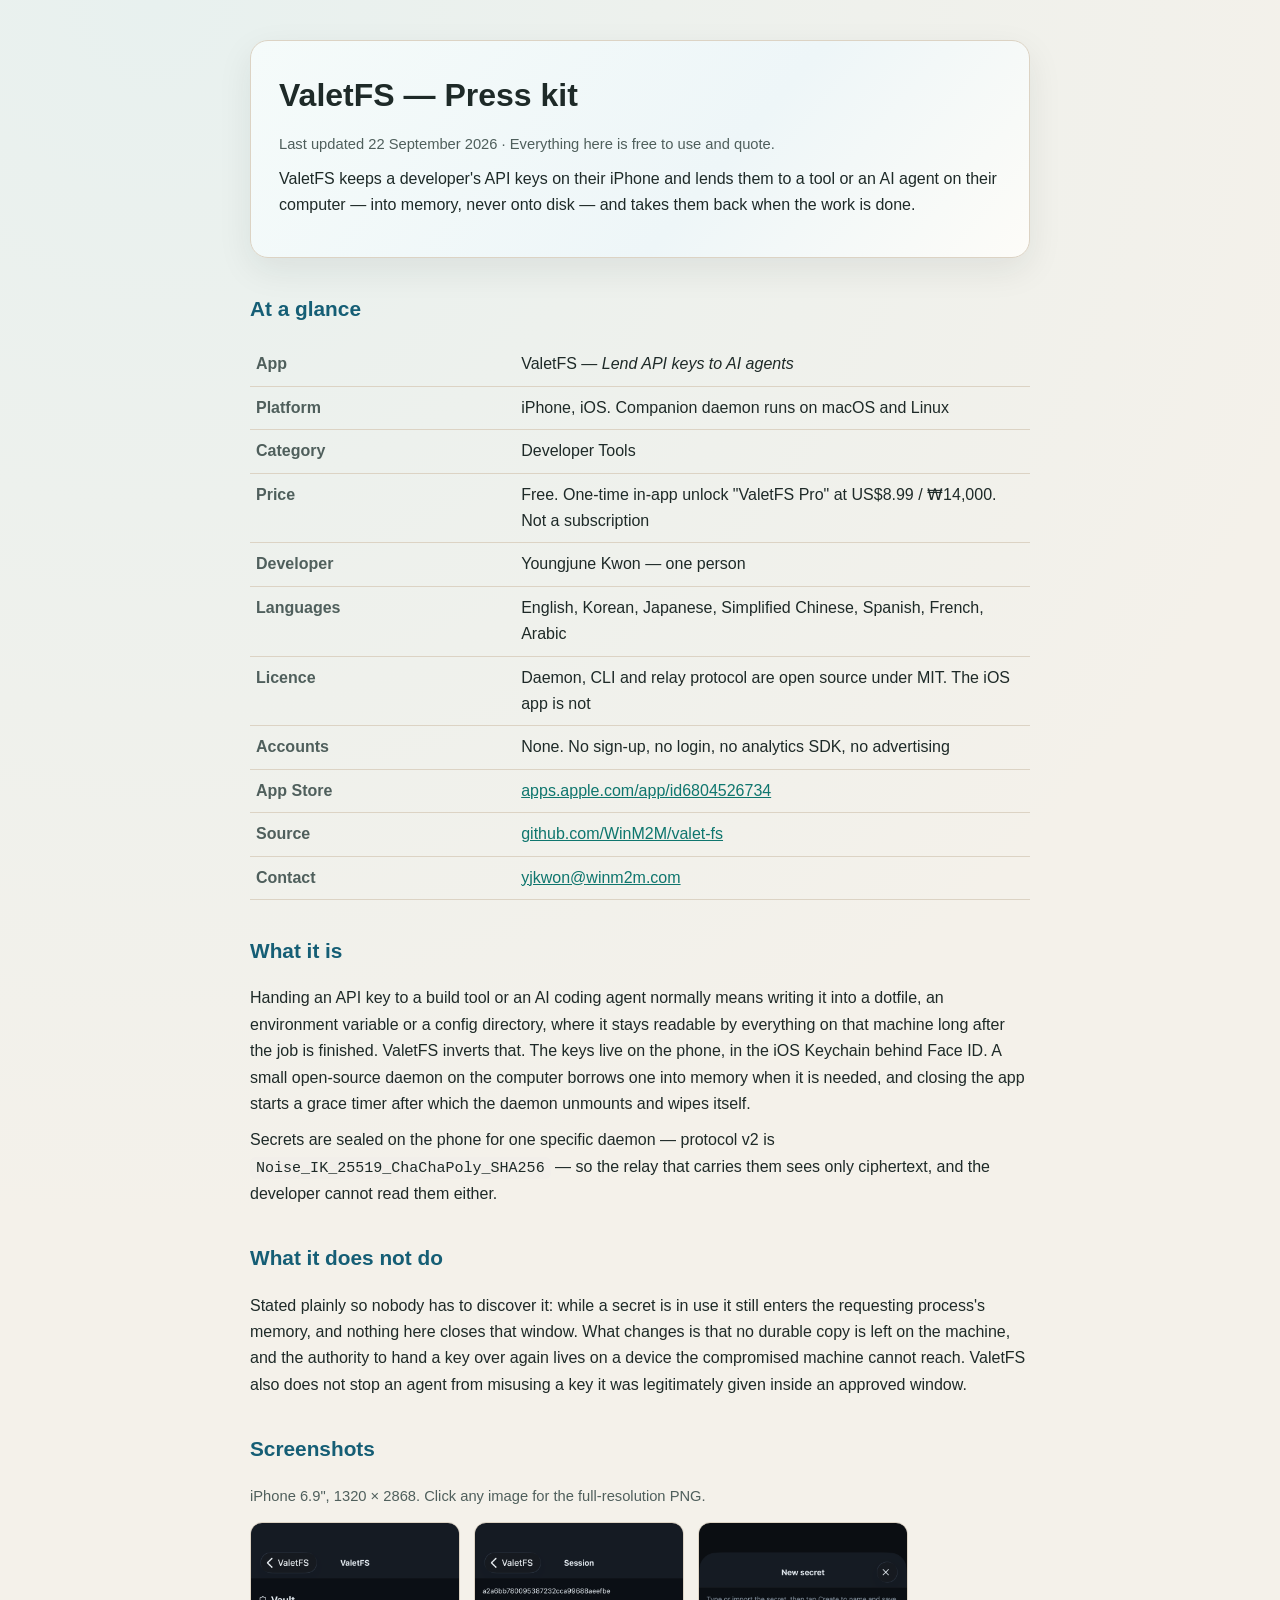
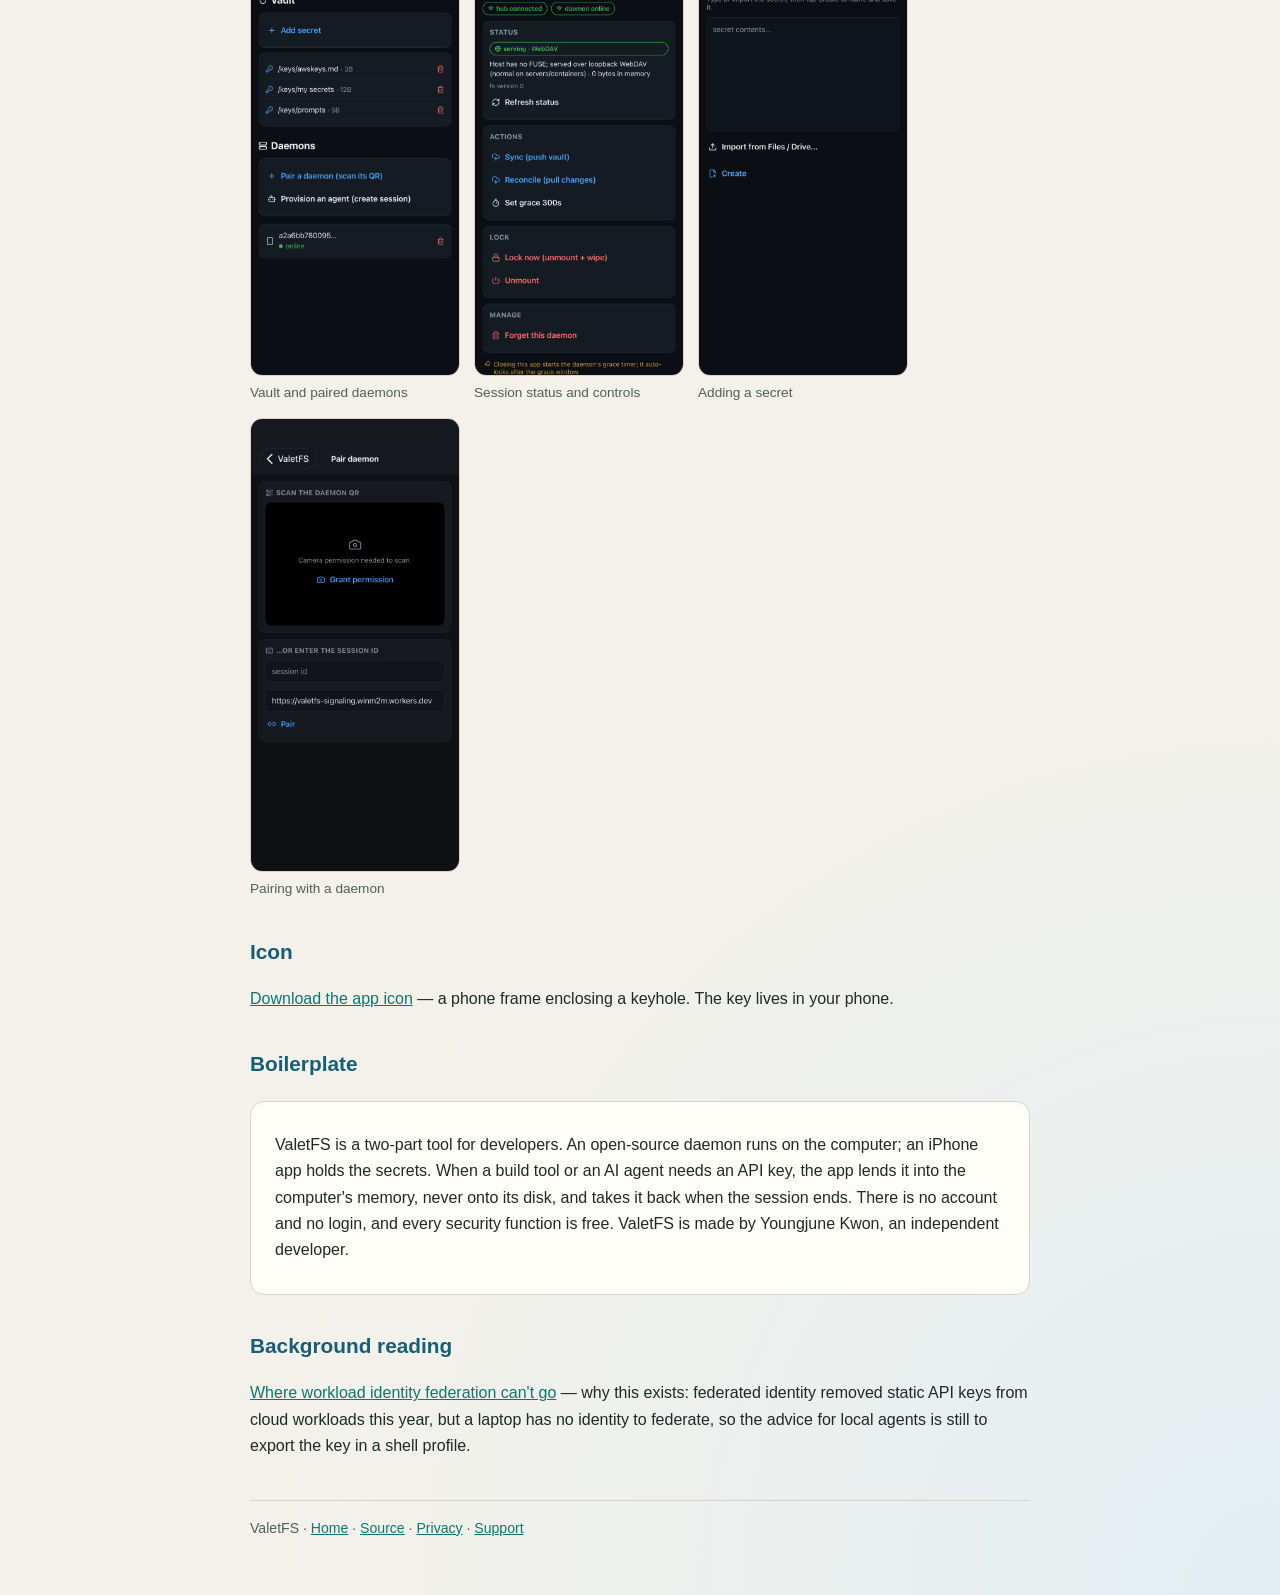
<file: docs/press.html>
<!doctype html>
<html lang="en">
<head>
<meta charset="utf-8">
<meta name="viewport" content="width=device-width, initial-scale=1">
<title>ValetFS — Press kit</title>
<meta name="description" content="Press kit for ValetFS: facts, screenshots, icon, boilerplate and contact.">
<link rel="stylesheet" href="./_style.css">
<style>
  .shots{display:flex;gap:14px;flex-wrap:wrap;margin-top:14px}
  .shots figure{margin:0;width:210px}
  .shots img{width:100%;border-radius:12px;border:1px solid var(--line);display:block}
  .shots figcaption{font-size:.85rem;color:var(--muted);margin-top:6px}
  table{border-collapse:collapse;width:100%;margin-top:12px}
  td,th{border-bottom:1px solid var(--line);padding:8px 6px;text-align:left;vertical-align:top}
  th{width:34%;color:var(--muted);font-weight:600}
</style>
</head>
<body>
<div class="wrap">
  <div class="hero">
    <h1>ValetFS — Press kit</h1>
    <p class="meta">Last updated 22 September 2026 · Everything here is free to use and quote.</p>
    <p>ValetFS keeps a developer's API keys on their iPhone and lends them to a tool or an AI
    agent on their computer — into memory, never onto disk — and takes them back when the work
    is done.</p>
  </div>

  <h2>At a glance</h2>

  <table>
    <tr><th>App</th><td>ValetFS — <em>Lend API keys to AI agents</em></td></tr>
    <tr><th>Platform</th><td>iPhone, iOS. Companion daemon runs on macOS and Linux</td></tr>
    <tr><th>Category</th><td>Developer Tools</td></tr>
    <tr><th>Price</th><td>Free. One-time in-app unlock "ValetFS Pro" at US$8.99 / ₩14,000. Not a subscription</td></tr>
    <tr><th>Developer</th><td>Youngjune Kwon — one person</td></tr>
    <tr><th>Languages</th><td>English, Korean, Japanese, Simplified Chinese, Spanish, French, Arabic</td></tr>
    <tr><th>Licence</th><td>Daemon, CLI and relay protocol are open source under MIT. The iOS app is not</td></tr>
    <tr><th>Accounts</th><td>None. No sign-up, no login, no analytics SDK, no advertising</td></tr>
    <tr><th>App Store</th><td><a href="https://apps.apple.com/app/id6804526734">apps.apple.com/app/id6804526734</a></td></tr>
    <tr><th>Source</th><td><a href="https://github.com/WinM2M/valet-fs">github.com/WinM2M/valet-fs</a></td></tr>
    <tr><th>Contact</th><td><a href="mailto:yjkwon@winm2m.com">yjkwon@winm2m.com</a></td></tr>
  </table>

  <h2>What it is</h2>

  <p>Handing an API key to a build tool or an AI coding agent normally means writing it into a
  dotfile, an environment variable or a config directory, where it stays readable by everything
  on that machine long after the job is finished. ValetFS inverts that. The keys live on the
  phone, in the iOS Keychain behind Face ID. A small open-source daemon on the computer borrows
  one into memory when it is needed, and closing the app starts a grace timer after which the
  daemon unmounts and wipes itself.</p>

  <p>Secrets are sealed on the phone for one specific daemon — protocol v2 is
  <code>Noise_IK_25519_ChaChaPoly_SHA256</code> — so the relay that carries them sees only
  ciphertext, and the developer cannot read them either.</p>

  <h2>What it does not do</h2>

  <p>Stated plainly so nobody has to discover it: while a secret is in use it still enters the
  requesting process's memory, and nothing here closes that window. What changes is that no
  durable copy is left on the machine, and the authority to hand a key over again lives on a
  device the compromised machine cannot reach. ValetFS also does not stop an agent from misusing
  a key it was legitimately given inside an approved window.</p>

  <h2>Screenshots</h2>

  <p class="meta">iPhone 6.9", 1320 × 2868. Click any image for the full-resolution PNG.</p>

  <div class="shots">
    <figure><a href="./media/press/01-home.png"><img src="./media/press/01-home.png" alt="The vault list with stored secrets and a paired daemon showing as online"></a><figcaption>Vault and paired daemons</figcaption></figure>
    <figure><a href="./media/press/02-session.png"><img src="./media/press/02-session.png" alt="A session screen showing live daemon status and controls"></a><figcaption>Session status and controls</figcaption></figure>
    <figure><a href="./media/press/03-new-secret.png"><img src="./media/press/03-new-secret.png" alt="Adding a new secret to the vault"></a><figcaption>Adding a secret</figcaption></figure>
    <figure><a href="./media/press/04-pair.png"><img src="./media/press/04-pair.png" alt="Pairing with a daemon by scanning its QR code"></a><figcaption>Pairing with a daemon</figcaption></figure>
  </div>

  <h2>Icon</h2>

  <p><a href="./media/icon.png">Download the app icon</a> — a phone frame enclosing a keyhole.
  The key lives in your phone.</p>

  <h2>Boilerplate</h2>

  <div class="card">
    <p>ValetFS is a two-part tool for developers. An open-source daemon runs on the computer; an
    iPhone app holds the secrets. When a build tool or an AI agent needs an API key, the app lends
    it into the computer's memory, never onto its disk, and takes it back when the session ends.
    There is no account and no login, and every security function is free. ValetFS is made by
    Youngjune Kwon, an independent developer.</p>
  </div>

  <h2>Background reading</h2>

  <p><a href="./federated-identity-gap.html">Where workload identity federation can't go</a> —
  why this exists: federated identity removed static API keys from cloud workloads this year, but
  a laptop has no identity to federate, so the advice for local agents is still to export the key
  in a shell profile.</p>

  <footer>ValetFS ·
    <a href="./">Home</a> ·
    <a href="https://github.com/WinM2M/valet-fs">Source</a> ·
    <a href="./privacy.html">Privacy</a> ·
    <a href="./support.html">Support</a>
  </footer>
</div>
</body>
</html>
</file>
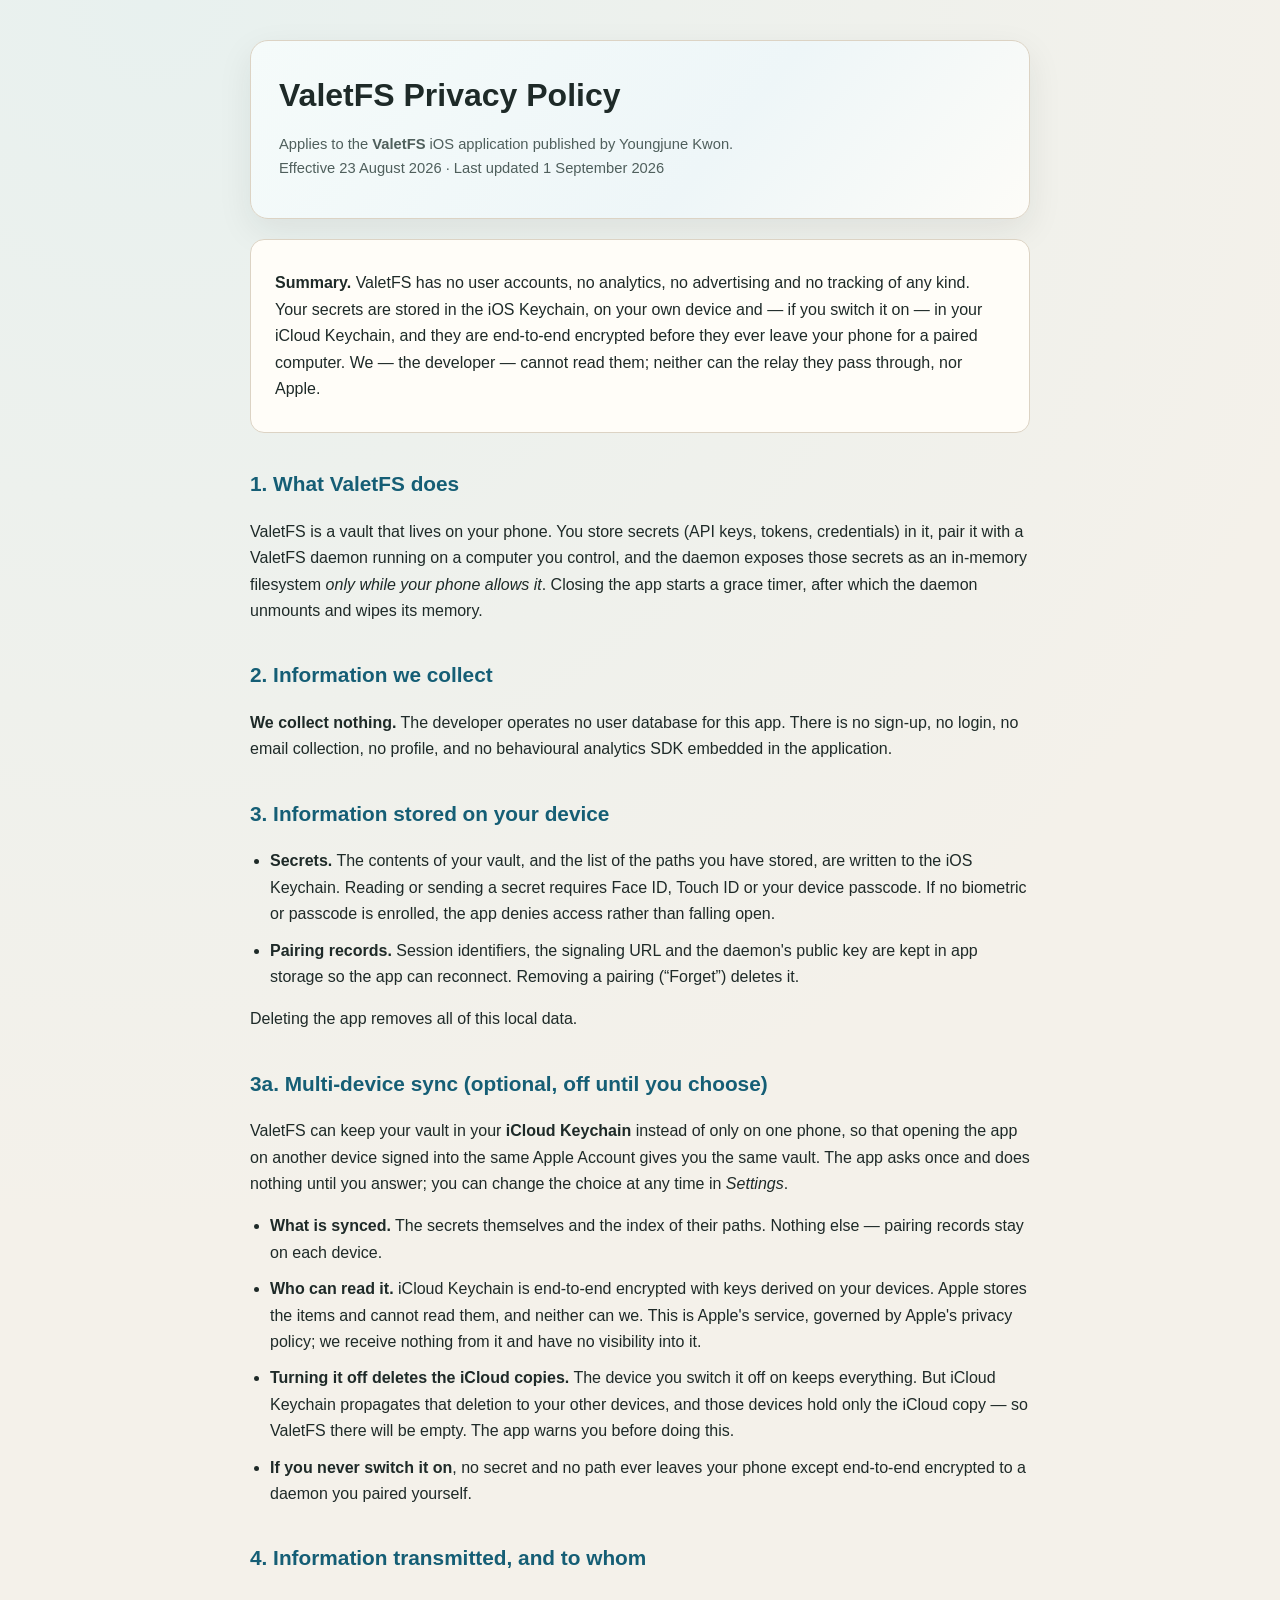
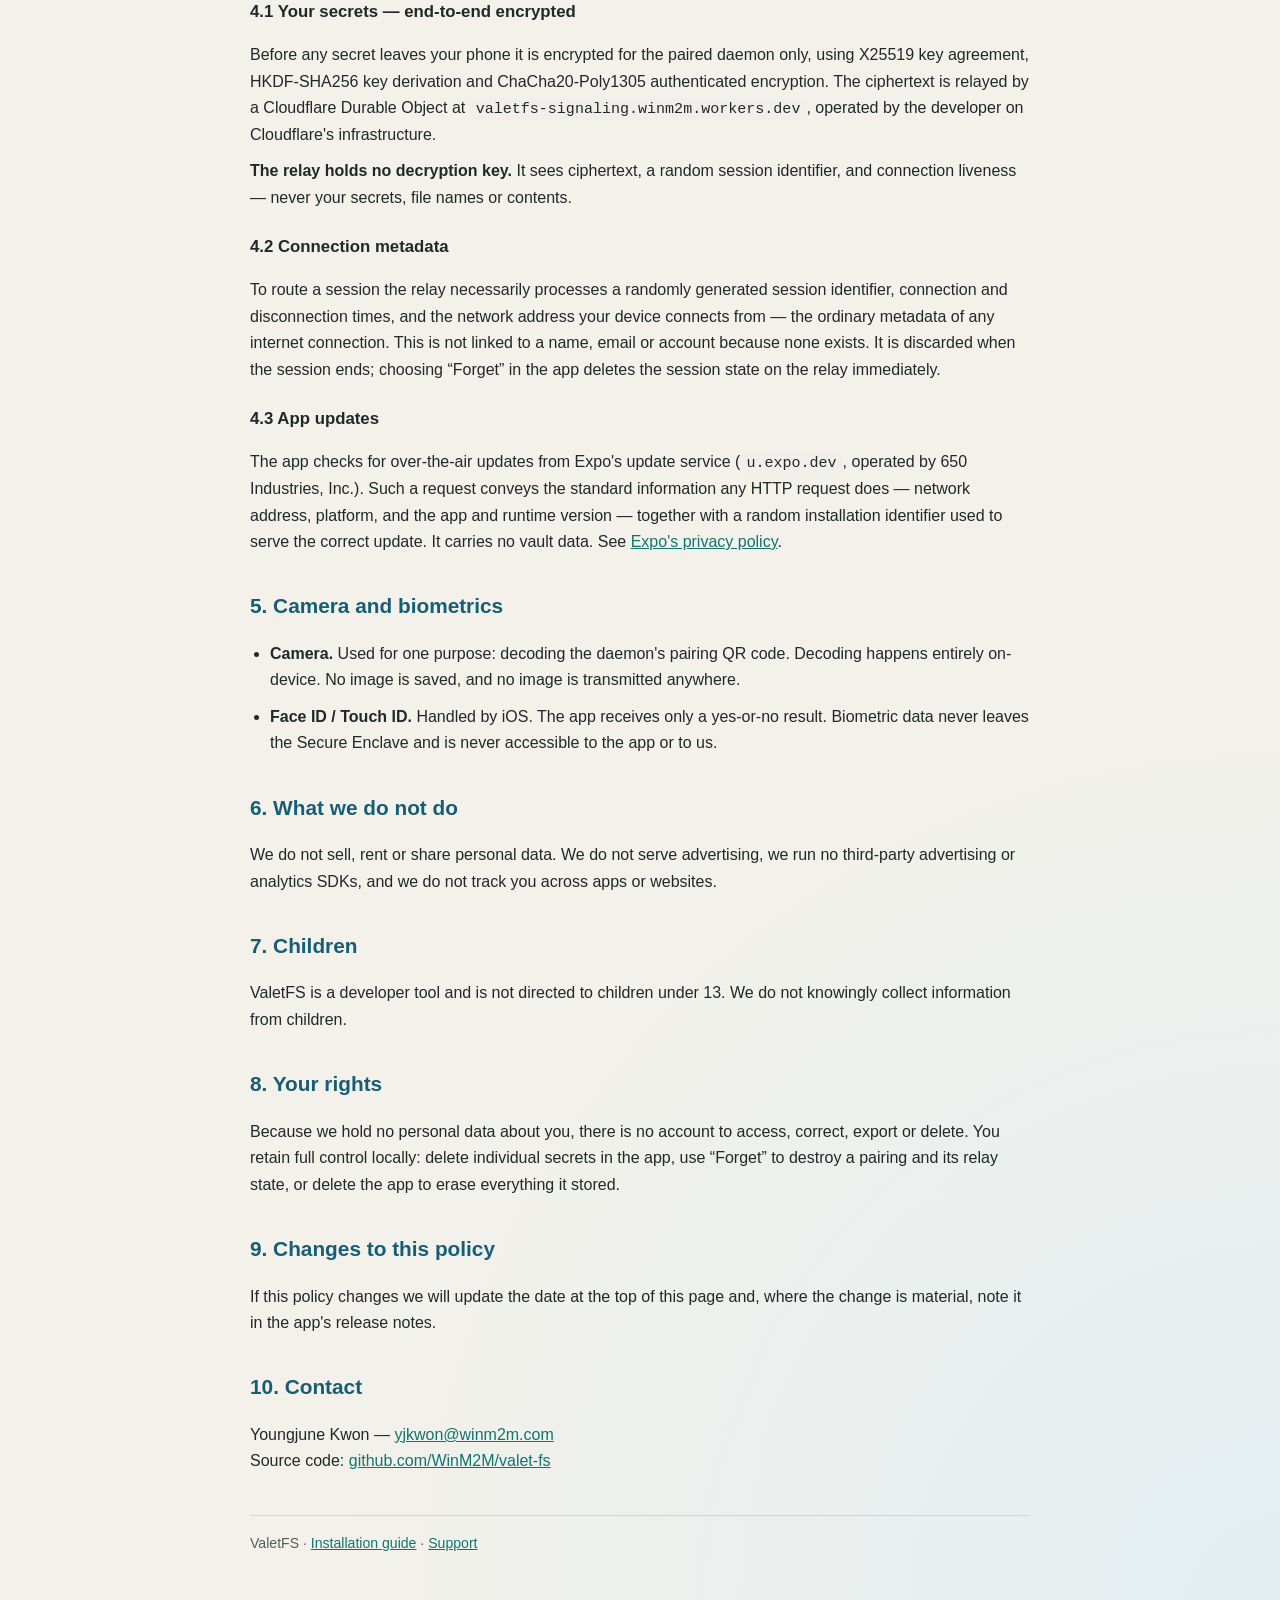
<file: docs/privacy.html>
<!doctype html>
<html lang="en">
<head>
<meta charset="utf-8">
<meta name="viewport" content="width=device-width, initial-scale=1">
<title>ValetFS — Privacy Policy</title>
<link rel="stylesheet" href="./_style.css">
</head>
<body>
<div class="wrap">
  <div class="hero">
    <h1>ValetFS Privacy Policy</h1>
    <p class="meta">Applies to the <strong>ValetFS</strong> iOS application published by Youngjune Kwon.<br>
    Effective 23 August 2026 · Last updated 1 September 2026</p>
  </div>

  <div class="card">
    <p><strong>Summary.</strong> ValetFS has no user accounts, no analytics, no advertising and no
    tracking of any kind. Your secrets are stored in the iOS Keychain, on your own device and
    &mdash; if you switch it on &mdash; in your iCloud Keychain, and they are end-to-end encrypted
    before they ever leave your phone for a paired computer. We &mdash; the developer &mdash; cannot
    read them; neither can the relay they pass through, nor Apple.</p>
  </div>

  <h2>1. What ValetFS does</h2>
  <p>ValetFS is a vault that lives on your phone. You store secrets (API keys, tokens, credentials)
  in it, pair it with a ValetFS daemon running on a computer you control, and the daemon exposes
  those secrets as an in-memory filesystem <em>only while your phone allows it</em>. Closing the app
  starts a grace timer, after which the daemon unmounts and wipes its memory.</p>

  <h2>2. Information we collect</h2>
  <p><strong>We collect nothing.</strong> The developer operates no user database for this app. There
  is no sign-up, no login, no email collection, no profile, and no behavioural analytics SDK
  embedded in the application.</p>

  <h2>3. Information stored on your device</h2>
  <ul>
    <li><strong>Secrets.</strong> The contents of your vault, and the list of the paths you have
      stored, are written to the iOS Keychain. Reading or sending a secret requires Face ID, Touch ID
      or your device passcode. If no biometric or passcode is enrolled, the app denies access rather
      than falling open.</li>
    <li><strong>Pairing records.</strong> Session identifiers, the signaling URL and the daemon's
      public key are kept in app storage so the app can reconnect. Removing a pairing
      (&ldquo;Forget&rdquo;) deletes it.</li>
  </ul>
  <p>Deleting the app removes all of this local data.</p>

  <h2>3a. Multi-device sync (optional, off until you choose)</h2>
  <p>ValetFS can keep your vault in your <strong>iCloud Keychain</strong> instead of only on one
  phone, so that opening the app on another device signed into the same Apple Account gives you the
  same vault. The app asks once and does nothing until you answer; you can change the choice at any
  time in <em>Settings</em>.</p>
  <ul>
    <li><strong>What is synced.</strong> The secrets themselves and the index of their paths. Nothing
    else &mdash; pairing records stay on each device.</li>
    <li><strong>Who can read it.</strong> iCloud Keychain is end-to-end encrypted with keys derived
    on your devices. Apple stores the items and cannot read them, and neither can we. This is Apple's
    service, governed by Apple's privacy policy; we receive nothing from it and have no visibility
    into it.</li>
    <li><strong>Turning it off deletes the iCloud copies.</strong> The device you switch it off on
    keeps everything. But iCloud Keychain propagates that deletion to your other devices, and those
    devices hold only the iCloud copy &mdash; so ValetFS there will be empty. The app warns you
    before doing this.</li>
    <li><strong>If you never switch it on</strong>, no secret and no path ever leaves your phone
    except end-to-end encrypted to a daemon you paired yourself.</li>
  </ul>

  <h2>4. Information transmitted, and to whom</h2>

  <h3>4.1 Your secrets — end-to-end encrypted</h3>
  <p>Before any secret leaves your phone it is encrypted for the paired daemon only, using X25519
  key agreement, HKDF-SHA256 key derivation and ChaCha20-Poly1305 authenticated encryption. The
  ciphertext is relayed by a Cloudflare Durable Object at
  <code>valetfs-signaling.winm2m.workers.dev</code>, operated by the developer on Cloudflare's
  infrastructure.</p>
  <p><strong>The relay holds no decryption key.</strong> It sees ciphertext, a random session
  identifier, and connection liveness — never your secrets, file names or contents.</p>

  <h3>4.2 Connection metadata</h3>
  <p>To route a session the relay necessarily processes a randomly generated session identifier,
  connection and disconnection times, and the network address your device connects from — the
  ordinary metadata of any internet connection. This is not linked to a name, email or account
  because none exists. It is discarded when the session ends; choosing &ldquo;Forget&rdquo; in the
  app deletes the session state on the relay immediately.</p>

  <h3>4.3 App updates</h3>
  <p>The app checks for over-the-air updates from Expo's update service
  (<code>u.expo.dev</code>, operated by 650 Industries, Inc.). Such a request conveys the standard
  information any HTTP request does — network address, platform, and the app and runtime version —
  together with a random installation identifier used to serve the correct update. It carries no
  vault data. See <a href="https://expo.dev/privacy">Expo's privacy policy</a>.</p>

  <h2>5. Camera and biometrics</h2>
  <ul>
    <li><strong>Camera.</strong> Used for one purpose: decoding the daemon's pairing QR code. Decoding
      happens entirely on-device. No image is saved, and no image is transmitted anywhere.</li>
    <li><strong>Face ID / Touch ID.</strong> Handled by iOS. The app receives only a yes-or-no
      result. Biometric data never leaves the Secure Enclave and is never accessible to the app or
      to us.</li>
  </ul>

  <h2>6. What we do not do</h2>
  <p>We do not sell, rent or share personal data. We do not serve advertising, we run no third-party
  advertising or analytics SDKs, and we do not track you across apps or websites.</p>

  <h2>7. Children</h2>
  <p>ValetFS is a developer tool and is not directed to children under 13. We do not knowingly
  collect information from children.</p>

  <h2>8. Your rights</h2>
  <p>Because we hold no personal data about you, there is no account to access, correct, export or
  delete. You retain full control locally: delete individual secrets in the app, use
  &ldquo;Forget&rdquo; to destroy a pairing and its relay state, or delete the app to erase
  everything it stored.</p>

  <h2>9. Changes to this policy</h2>
  <p>If this policy changes we will update the date at the top of this page and, where the change is
  material, note it in the app's release notes.</p>

  <h2>10. Contact</h2>
  <p>Youngjune Kwon — <a href="mailto:yjkwon@winm2m.com">yjkwon@winm2m.com</a><br>
  Source code: <a href="https://github.com/WinM2M/valet-fs">github.com/WinM2M/valet-fs</a></p>

  <footer>ValetFS · <a href="./">Installation guide</a> · <a href="./support.html">Support</a></footer>
</div>
</body>
</html>
</file>
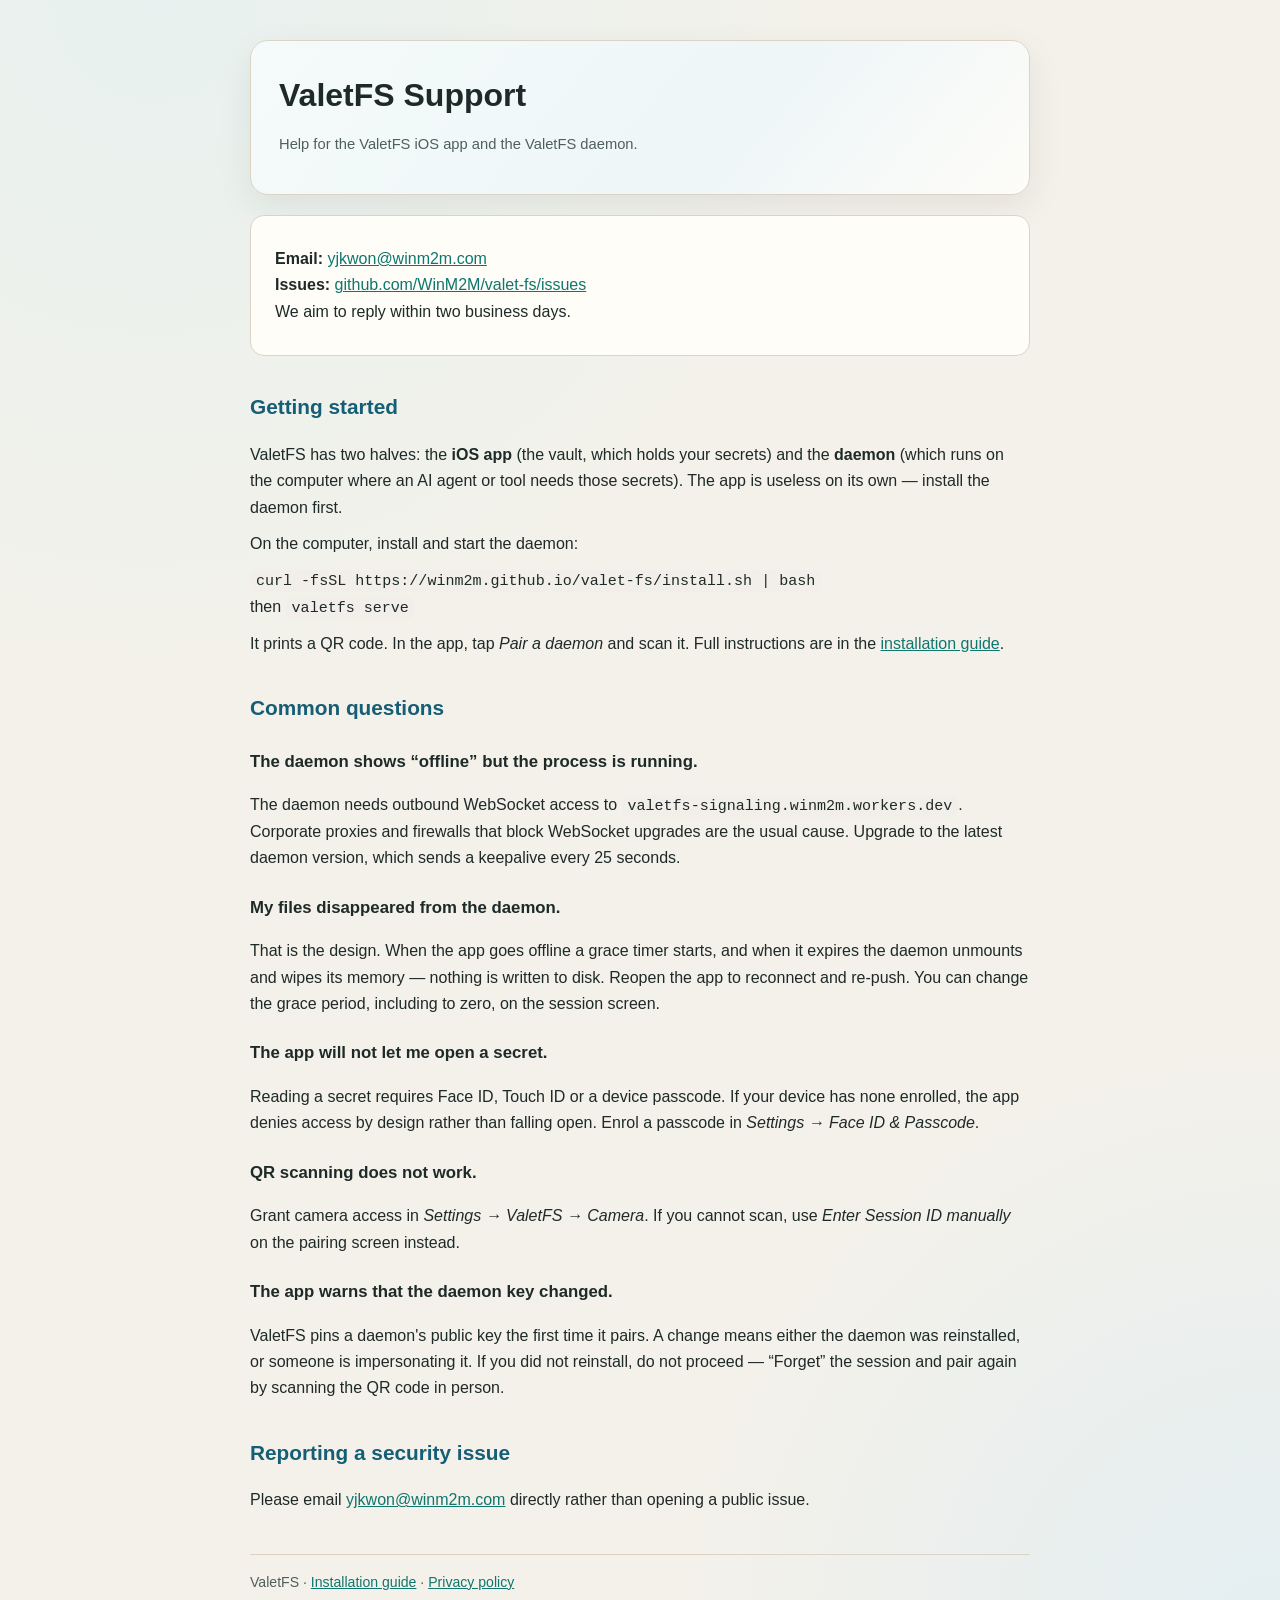
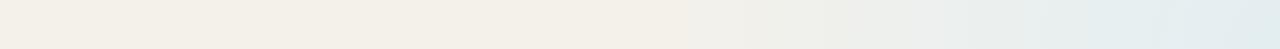
<file: docs/support.html>
<!doctype html>
<html lang="en">
<head>
<meta charset="utf-8">
<meta name="viewport" content="width=device-width, initial-scale=1">
<title>ValetFS — Support</title>
<link rel="stylesheet" href="./_style.css">
</head>
<body>
<div class="wrap">
  <div class="hero">
    <h1>ValetFS Support</h1>
    <p class="meta">Help for the ValetFS iOS app and the ValetFS daemon.</p>
  </div>

  <div class="card">
    <p><strong>Email:</strong> <a href="mailto:yjkwon@winm2m.com">yjkwon@winm2m.com</a><br>
    <strong>Issues:</strong> <a href="https://github.com/WinM2M/valet-fs/issues">github.com/WinM2M/valet-fs/issues</a><br>
    We aim to reply within two business days.</p>
  </div>

  <h2>Getting started</h2>
  <p>ValetFS has two halves: the <strong>iOS app</strong> (the vault, which holds your secrets) and
  the <strong>daemon</strong> (which runs on the computer where an AI agent or tool needs those
  secrets). The app is useless on its own — install the daemon first.</p>
  <p>On the computer, install and start the daemon:</p>
  <p><code>curl -fsSL https://winm2m.github.io/valet-fs/install.sh | bash</code><br>
  then <code>valetfs serve</code></p>
  <p>It prints a QR code. In the app, tap <em>Pair a daemon</em> and scan it. Full instructions are
  in the <a href="./">installation guide</a>.</p>

  <h2>Common questions</h2>

  <h3>The daemon shows &ldquo;offline&rdquo; but the process is running.</h3>
  <p>The daemon needs outbound WebSocket access to
  <code>valetfs-signaling.winm2m.workers.dev</code>. Corporate proxies and firewalls that block
  WebSocket upgrades are the usual cause. Upgrade to the latest daemon version, which sends a
  keepalive every 25 seconds.</p>

  <h3>My files disappeared from the daemon.</h3>
  <p>That is the design. When the app goes offline a grace timer starts, and when it expires the
  daemon unmounts and wipes its memory — nothing is written to disk. Reopen the app to reconnect and
  re-push. You can change the grace period, including to zero, on the session screen.</p>

  <h3>The app will not let me open a secret.</h3>
  <p>Reading a secret requires Face ID, Touch ID or a device passcode. If your device has none
  enrolled, the app denies access by design rather than falling open. Enrol a passcode in
  <em>Settings &rarr; Face ID &amp; Passcode</em>.</p>

  <h3>QR scanning does not work.</h3>
  <p>Grant camera access in <em>Settings &rarr; ValetFS &rarr; Camera</em>. If you cannot scan, use
  <em>Enter Session ID manually</em> on the pairing screen instead.</p>

  <h3>The app warns that the daemon key changed.</h3>
  <p>ValetFS pins a daemon's public key the first time it pairs. A change means either the daemon
  was reinstalled, or someone is impersonating it. If you did not reinstall, do not proceed —
  &ldquo;Forget&rdquo; the session and pair again by scanning the QR code in person.</p>

  <h2>Reporting a security issue</h2>
  <p>Please email <a href="mailto:yjkwon@winm2m.com">yjkwon@winm2m.com</a> directly rather than
  opening a public issue.</p>

  <footer>ValetFS · <a href="./">Installation guide</a> · <a href="./privacy.html">Privacy policy</a></footer>
</div>
</body>
</html>
</file>
<file: docs/_style.css>
:root{--bg:#f4f1ea;--card:#fffdf8;--ink:#1e2a28;--muted:#4f5f5c;--line:#dcd3c4;--accent:#0f766e;--accent-2:#155e75}
*{box-sizing:border-box}
body{margin:0;color:var(--ink);font-family:"Noto Sans KR","Pretendard",sans-serif;
  background:radial-gradient(circle at 12% 0%,#e8f1ef 0%,transparent 36%),radial-gradient(circle at 100% 100%,#e3eef2 0%,transparent 30%),var(--bg);line-height:1.65}
.wrap{max-width:820px;margin:0 auto;padding:40px 20px 56px}
.hero{background:linear-gradient(130deg,#f5fbfa 0%,#eef6f8 60%,#fdfcf8 100%);border:1px solid var(--line);
  border-radius:18px;padding:28px;box-shadow:0 12px 35px rgba(29,42,40,.08)}
h1{margin:0 0 8px;font-size:2rem}
h2{margin-top:34px;font-size:1.3rem;color:var(--accent-2)}
h3{margin-top:22px;font-size:1.05rem}
p,li{margin:10px 0}
ul{padding-left:20px}
code{font-family:"JetBrains Mono","Fira Code",monospace;background:#f2efea;padding:2px 6px;border-radius:6px;font-size:.94em}
.meta{color:var(--muted);font-size:.92rem}
.card{background:var(--card);border:1px solid var(--line);border-radius:14px;padding:20px 24px;margin-top:20px}
a{color:var(--accent)}
footer{margin-top:40px;color:var(--muted);font-size:.88rem;border-top:1px solid var(--line);padding-top:16px}
</file>
